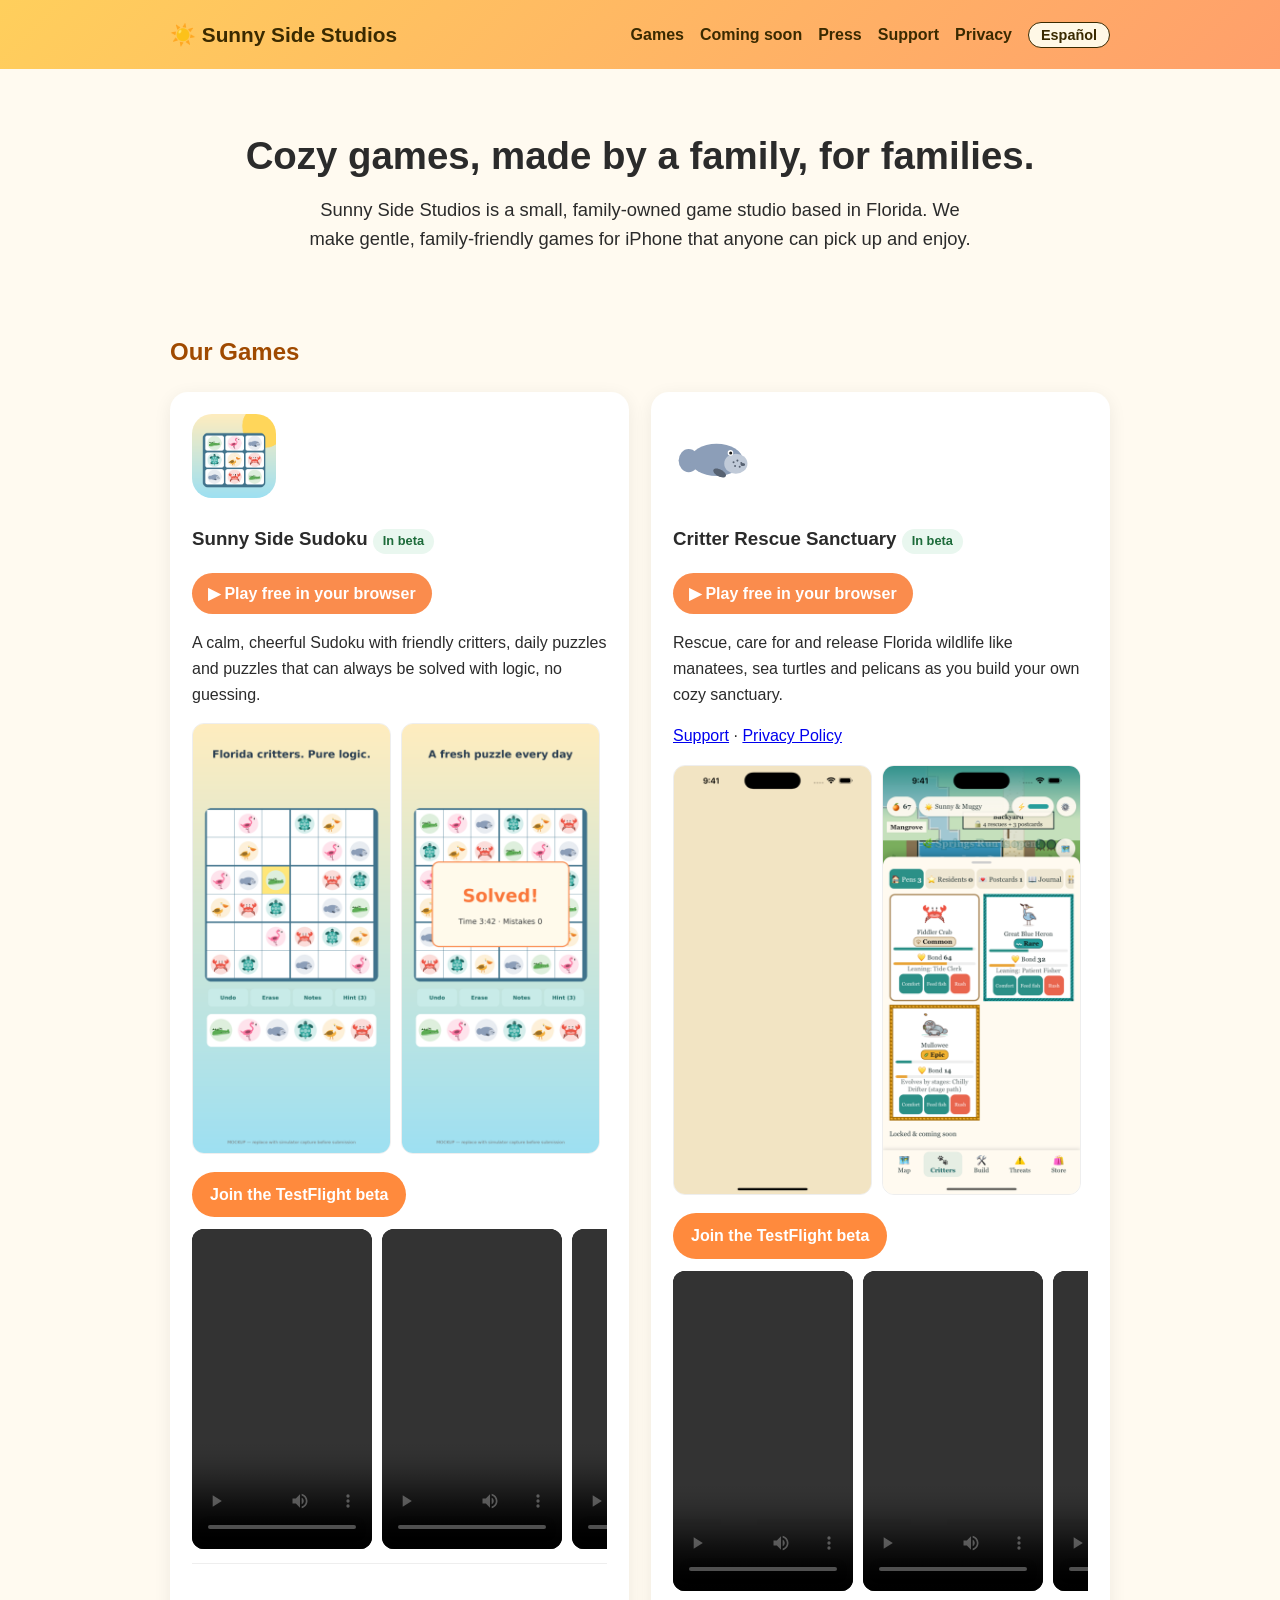
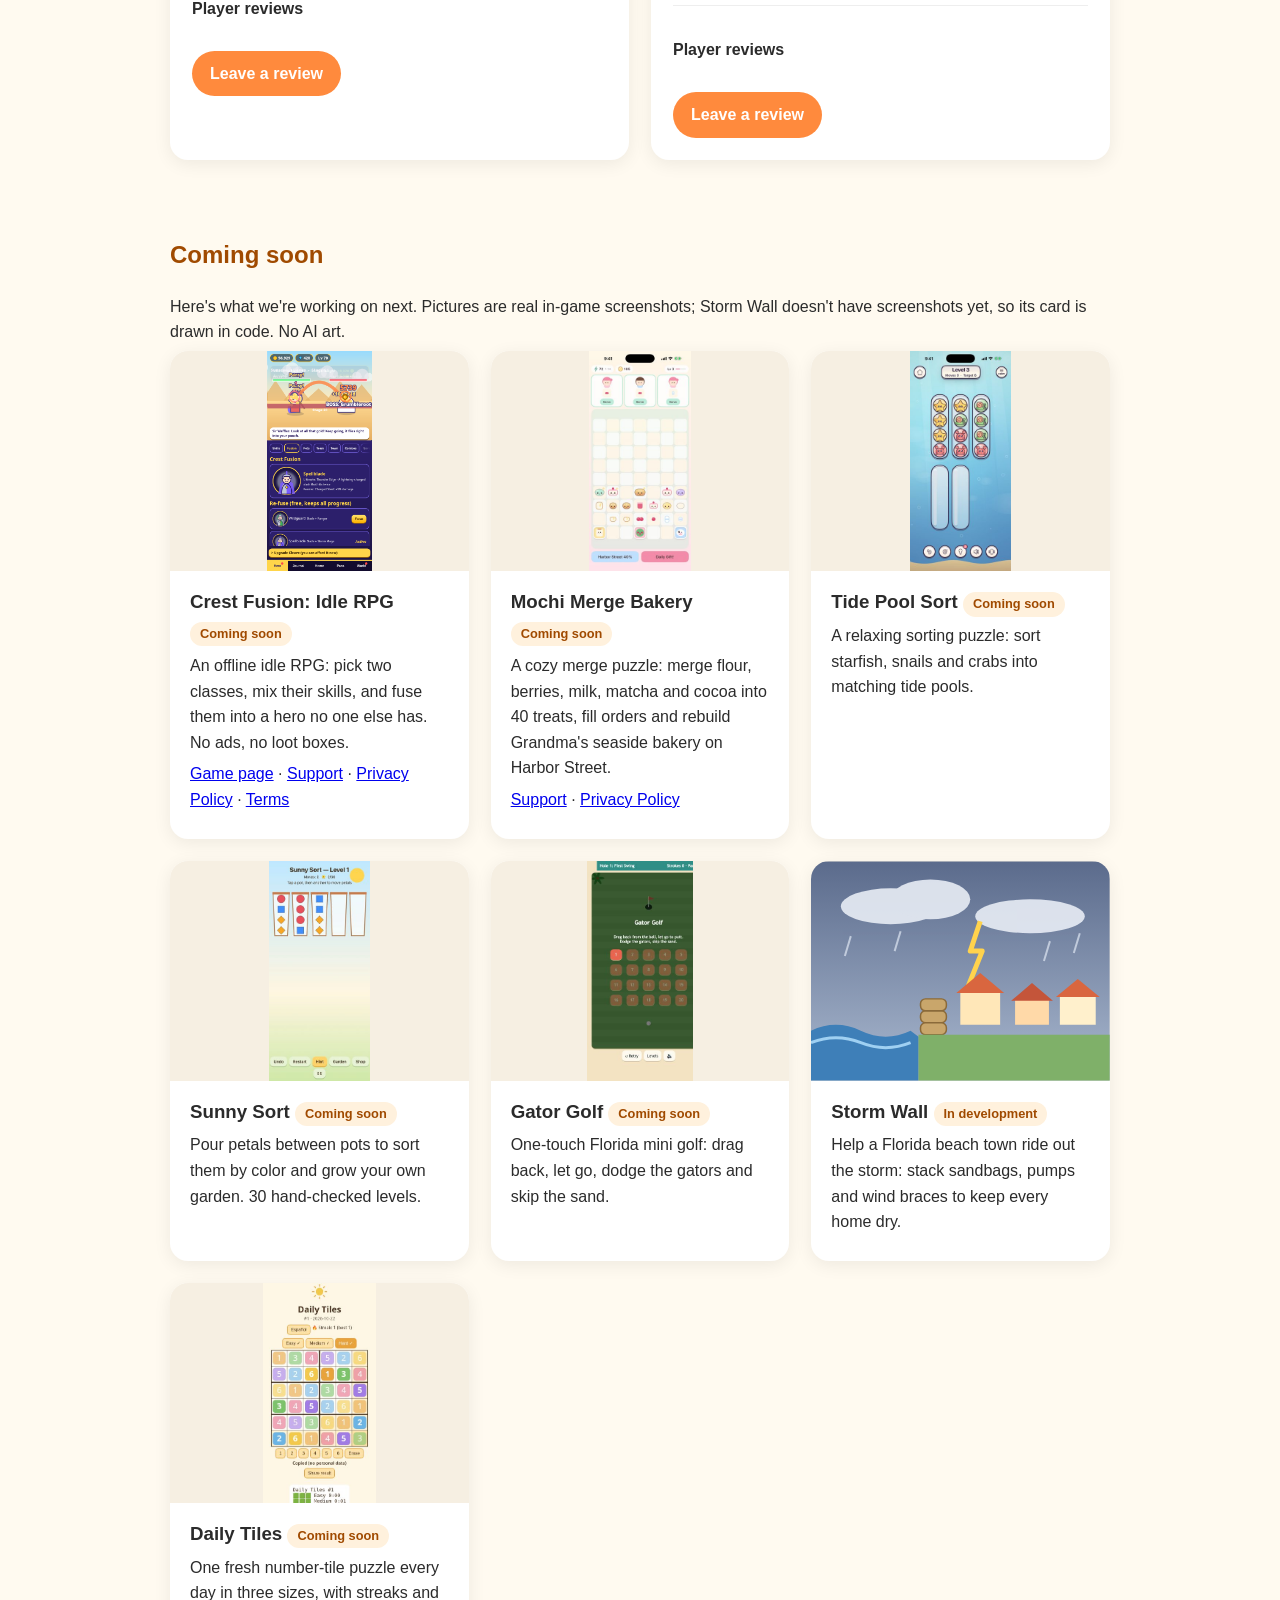
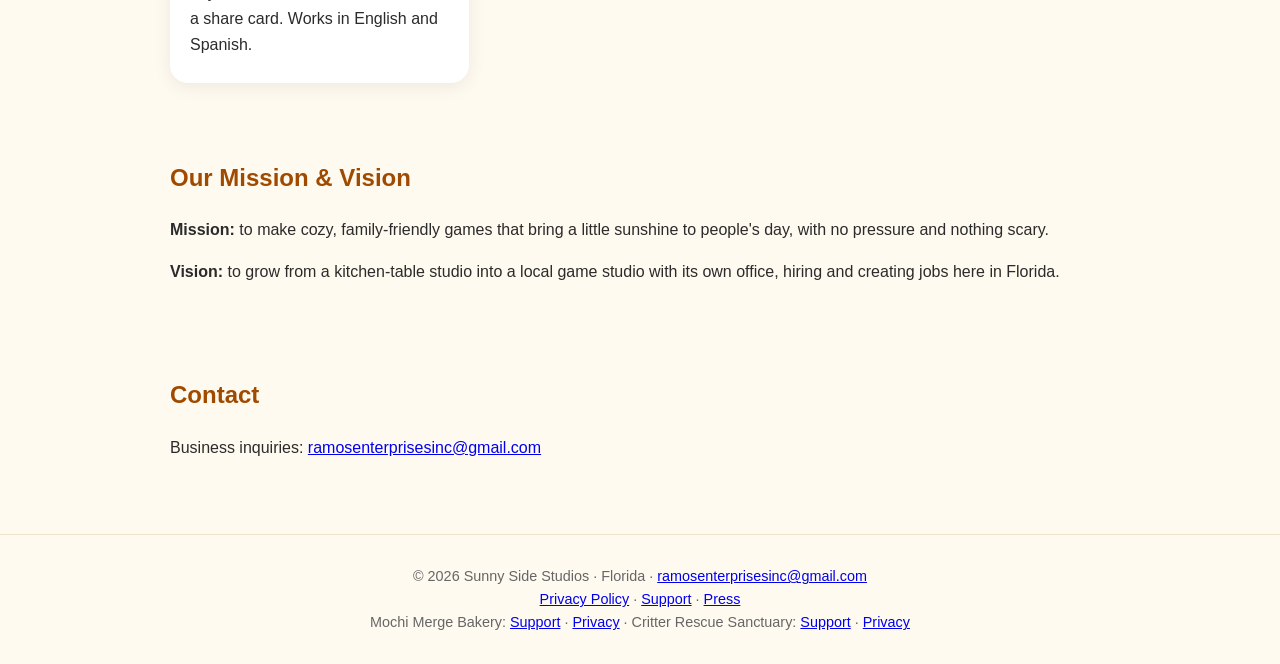
<file: index.html>
<!doctype html><html lang="en"><head><meta charset="utf-8"><meta name="viewport" content="width=device-width,initial-scale=1"><title>Sunny Side Studios: Cozy Family Games from Florida</title><meta name="description" content="Sunny Side Studios: cozy, family-friendly iPhone games made by a small family-owned studio in Florida."><link rel="icon" href="AppIcon-1024.png"><link rel="stylesheet" href="style.css"></head><body>
<header><div class="wrap"><a class="logo" href="index.html">☀️ Sunny Side Studios</a><nav><a href="index.html#games" data-es="Juegos">Games</a><a href="index.html#coming-soon" data-es="Próximamente">Coming soon</a><a href="press.html" data-es="Prensa">Press</a><a href="support.html" data-es="Soporte">Support</a><a href="privacy.html" data-es="Privacidad">Privacy</a><button id="lang-toggle" class="lang" type="button">Español</button></nav></div></header><main class="wrap">
<div class="hero"><h1 data-es="Juegos acogedores, hechos por una familia, para familias.">Cozy games, made by a family, for families.</h1><p data-es="Sunny Side Studios es un pequeño estudio de juegos familiar en Florida. Creamos juegos tranquilos y para toda la familia en iPhone que cualquiera puede disfrutar.">Sunny Side Studios is a small, family-owned game studio based in Florida. We make gentle, family-friendly games for iPhone that anyone can pick up and enjoy.</p></div>
<section id="games"><h2 data-es="Nuestros juegos">Our Games</h2><div class="cards">
<div class="card"><img class="icon" src="AppIcon-1024.png" alt="Sunny Side Sudoku icon"><h3>Sunny Side Sudoku <span class="tag">In beta</span></h3><p><a class="play" href="sudoku/index.html" style="display:inline-block;background:#fa8c4d;color:#fff;font-weight:800;padding:8px 16px;border-radius:999px;text-decoration:none">▶ Play free in your browser</a></p><p>A calm, cheerful Sudoku with friendly critters, daily puzzles and puzzles that can always be solved with logic, no guessing.</p><div class="shots"><img src="iPhone69_1_play.png" alt="Sunny Side Sudoku gameplay"><img src="iPhone69_2_solved.png" alt="Solved puzzle"></div><a class="btn" href="https://testflight.apple.com/join/jaukaGzK">Join the TestFlight beta</a><div class="videos" data-videos="sudoku" hidden></div><div class="reviews" data-reviews="sudoku" hidden><h4>Player reviews</h4><div class="review-list"></div><a class="btn btn2 review-link" target="_blank" rel="noopener" href="#">Leave a review</a></div></div>
<div class="card"><img class="icon" src="manatee.svg" alt="Manatee"><h3>Critter Rescue Sanctuary <span class="tag">In beta</span></h3><p><a class="play" href="critter/index.html" style="display:inline-block;background:#fa8c4d;color:#fff;font-weight:800;padding:8px 16px;border-radius:999px;text-decoration:none">▶ Play free in your browser</a></p><p>Rescue, care for and release Florida wildlife like manatees, sea turtles and pelicans as you build your own cozy sanctuary.</p><p><a href="critter-support.html">Support</a> · <a href="critter-privacy.html">Privacy Policy</a></p><div class="shots"><img src="appstore_6.9_2_rescue.png" alt="Critter rescue screen"><img src="appstore_6.9_6_critters.png" alt="Critters screen"></div><a class="btn" href="https://testflight.apple.com/join/8ABgJRu7">Join the TestFlight beta</a><div class="videos" data-videos="critter" hidden></div><div class="reviews" data-reviews="critter" hidden><h4>Player reviews</h4><div class="review-list"></div><a class="btn btn2 review-link" target="_blank" rel="noopener" href="#">Leave a review</a></div></div>
</div></section>
<section id="coming-soon" class="soon"><h2 data-es="Próximamente">Coming soon</h2><p data-es="Esto es lo que estamos preparando. Las imágenes son capturas reales del juego; Storm Wall aún no tiene capturas, así que su tarjeta está dibujada con código. Sin arte de IA.">Here's what we're working on next. Pictures are real in-game screenshots; Storm Wall doesn't have screenshots yet, so its card is drawn in code. No AI art.</p><div class="cards">
<div class="card"><div class="thumb"><img src="crestfusion/fusion.png" alt="Crest Fusion in-game screenshot" loading="lazy"></div><div class="body"><h3>Crest Fusion: Idle RPG <span class="tag soon-tag" data-es="Próximamente">Coming soon</span></h3><p>An offline idle RPG: pick two classes, mix their skills, and fuse them into a hero no one else has. No ads, no loot boxes.</p><p><a href="crestfusion/">Game page</a> · <a href="crestfusion/support/">Support</a> · <a href="crestfusion/privacy/">Privacy Policy</a> · <a href="crestfusion/terms/">Terms</a></p></div></div>

<div class="card"><div class="thumb"><img src="img/soon/mochi.jpg" alt="Mochi Merge Bakery gameplay screenshot" data-es-alt="Captura de pantalla de Mochi Merge Bakery" loading="lazy"></div><div class="body"><h3>Mochi Merge Bakery <span class="tag soon-tag" data-es="Próximamente">Coming soon</span></h3><p data-es="Un rompecabezas de combinar acogedor: combina harina, bayas, leche, matcha y cacao en 40 dulces, completa pedidos y reconstruye la panadería de la abuela en Harbor Street.">A cozy merge puzzle: merge flour, berries, milk, matcha and cocoa into 40 treats, fill orders and rebuild Grandma's seaside bakery on Harbor Street.</p><p><a href="mochi-support.html" data-es="Soporte">Support</a> · <a href="mochi-privacy.html" data-es="Privacidad">Privacy Policy</a></p></div></div>
<div class="card"><div class="thumb"><img src="img/soon/tidepool.jpg" alt="Tide Pool Sort level screenshot" data-es-alt="Captura de un nivel de Tide Pool Sort" loading="lazy"></div><div class="body"><h3>Tide Pool Sort <span class="tag soon-tag" data-es="Próximamente">Coming soon</span></h3><p data-es="Un rompecabezas relajante: ordena estrellas de mar, caracoles y cangrejos en sus pozas.">A relaxing sorting puzzle: sort starfish, snails and crabs into matching tide pools.</p></div></div>
<div class="card"><div class="thumb"><img src="img/soon/sunnysort.jpg" alt="Sunny Sort level screenshot" data-es-alt="Captura de un nivel de Sunny Sort" loading="lazy"></div><div class="body"><h3>Sunny Sort <span class="tag soon-tag" data-es="Próximamente">Coming soon</span></h3><p data-es="Pasa pétalos entre macetas para ordenarlos por color y hacer crecer tu jardín. 30 niveles comprobados.">Pour petals between pots to sort them by color and grow your own garden. 30 hand-checked levels.</p></div></div>
<div class="card"><div class="thumb"><img src="img/soon/gatorgolf.jpg" alt="Gator Golf menu screenshot" data-es-alt="Captura del menú de Gator Golf" loading="lazy"></div><div class="body"><h3>Gator Golf <span class="tag soon-tag" data-es="Próximamente">Coming soon</span></h3><p data-es="Minigolf de Florida con un solo toque: arrastra, suelta, esquiva los caimanes y evita la arena.">One-touch Florida mini golf: drag back, let go, dodge the gators and skip the sand.</p></div></div>
<div class="card"><div class="thumb"><svg viewBox="0 0 300 220" role="img" aria-label="Storm Wall illustration drawn in code"><defs><linearGradient id="sky" x1="0" y1="0" x2="0" y2="1"><stop offset="0" stop-color="#5b6b8c"/><stop offset="1" stop-color="#a9b8cf"/></linearGradient></defs><rect width="300" height="220" fill="url(#sky)"/><g fill="#e8edf5" opacity=".9"><ellipse cx="80" cy="45" rx="50" ry="18"/><ellipse cx="120" cy="38" rx="40" ry="20"/><ellipse cx="220" cy="55" rx="55" ry="17"/></g><polyline points="170,60 160,90 172,90 158,125" fill="none" stroke="#ffd34d" stroke-width="5" stroke-linejoin="round"/><g stroke="#dfe7f3" stroke-width="2" opacity=".7"><line x1="40" y1="75" x2="34" y2="95"/><line x1="90" y1="70" x2="84" y2="90"/><line x1="240" y1="80" x2="234" y2="100"/><line x1="270" y1="72" x2="264" y2="92"/></g><g><rect x="150" y="130" width="40" height="34" fill="#ffe7b8"/><polygon points="146,132 170,112 194,132" fill="#d9663f"/><rect x="205" y="138" width="34" height="26" fill="#ffd9a8"/><polygon points="201,140 222,122 243,140" fill="#c4553a"/><rect x="250" y="134" width="36" height="30" fill="#fff0cc"/><polygon points="246,136 268,118 290,136" fill="#d9663f"/></g><g fill="#c9a66b" stroke="#8a6a3a" stroke-width="1.5"><rect x="110" y="150" width="26" height="12" rx="5"/><rect x="110" y="138" width="26" height="12" rx="5"/><rect x="110" y="162" width="26" height="12" rx="5"/></g><path d="M0 170 Q25 158 50 170 T100 170 L108 176 L108 220 L0 220Z" fill="#3e7fb8"/><path d="M0 182 Q25 172 50 182 T100 182" fill="none" stroke="#9fd0f2" stroke-width="3"/><rect x="108" y="174" width="192" height="46" fill="#7fb069"/></svg></div><div class="body"><h3>Storm Wall <span class="tag soon-tag" data-es="En desarrollo">In development</span></h3><p data-es="Ayuda a un pueblo costero de Florida a resistir la tormenta: coloca sacos de arena, bombas y refuerzos para mantener secas todas las casas.">Help a Florida beach town ride out the storm: stack sandbags, pumps and wind braces to keep every home dry.</p></div></div>
<div class="card"><div class="thumb"><img src="img/soon/dailytiles.jpg" alt="Daily Tiles solved puzzle screenshot" data-es-alt="Captura de un rompecabezas resuelto de Daily Tiles" loading="lazy"></div><div class="body"><h3>Daily Tiles <span class="tag soon-tag" data-es="Próximamente">Coming soon</span></h3><p data-es="Un nuevo rompecabezas de fichas numéricas cada día en tres tamaños, con rachas y resultado para compartir. En inglés y español.">One fresh number-tile puzzle every day in three sizes, with streaks and a share card. Works in English and Spanish.</p></div></div>
</div></section>
<section><h2 data-es="Nuestra misión y visión">Our Mission &amp; Vision</h2><p data-es="<strong>Misión:</strong> crear juegos acogedores para toda la familia que traigan un poco de sol al día de las personas, sin presión y sin nada que asuste."><strong>Mission:</strong> to make cozy, family-friendly games that bring a little sunshine to people's day, with no pressure and nothing scary.</p><p data-es="<strong>Visión:</strong> crecer de un estudio de mesa de cocina a un estudio local con oficina propia, contratando y creando empleos aquí en Florida."><strong>Vision:</strong> to grow from a kitchen-table studio into a local game studio with its own office, hiring and creating jobs here in Florida.</p></section>
<section><h2 data-es="Contacto">Contact</h2><p><span data-es="Consultas comerciales:">Business inquiries:</span> <a href="mailto:ramosenterprisesinc@gmail.com">ramosenterprisesinc@gmail.com</a></p></section>
</main><footer>© 2026 Sunny Side Studios · Florida · <a href="mailto:ramosenterprisesinc@gmail.com">ramosenterprisesinc@gmail.com</a><br><a href="privacy.html">Privacy Policy</a> · <a href="support.html">Support</a> · <a href="press.html">Press</a><br>Mochi Merge Bakery: <a href="mochi-support.html">Support</a> · <a href="mochi-privacy.html">Privacy</a> · Critter Rescue Sanctuary: <a href="critter-support.html">Support</a> · <a href="critter-privacy.html">Privacy</a></footer><script src="i18n.js"></script><script src="site-config.js"></script><script src="reviews.js"></script></body></html>
</file>
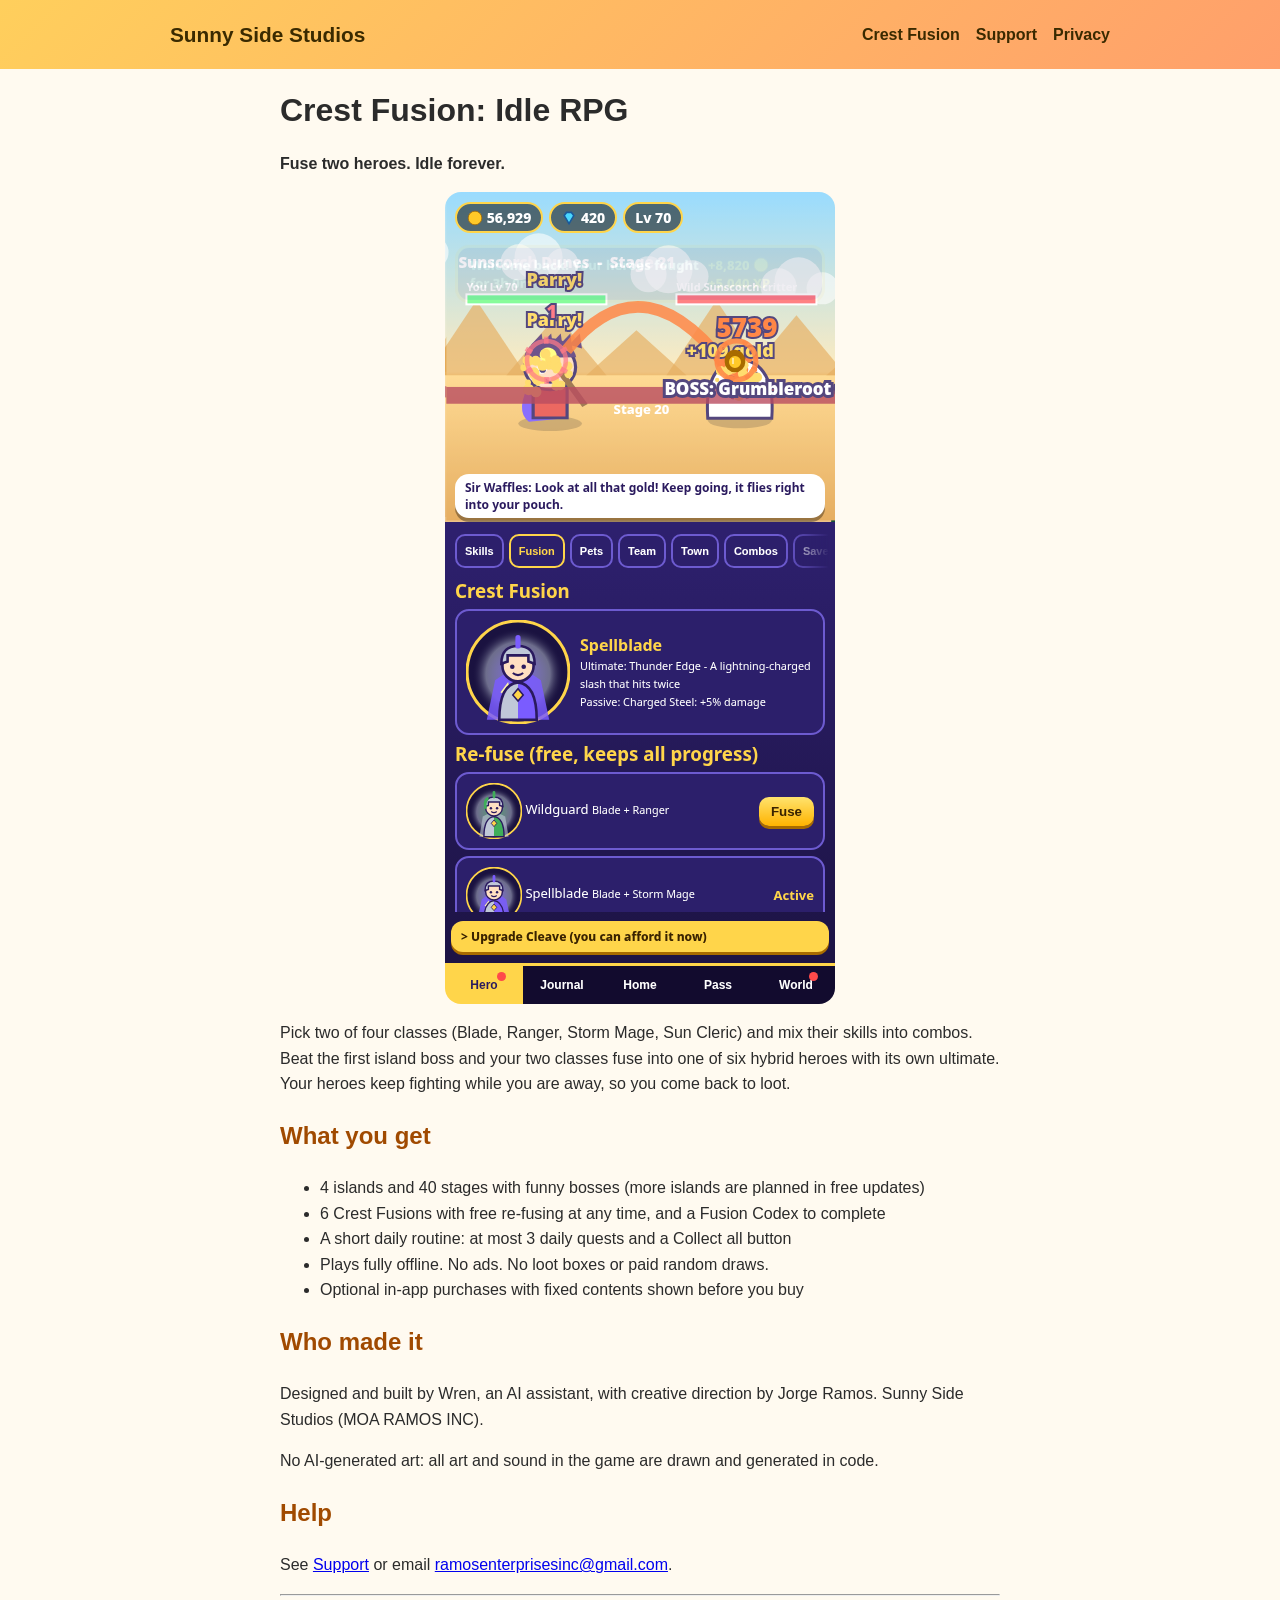
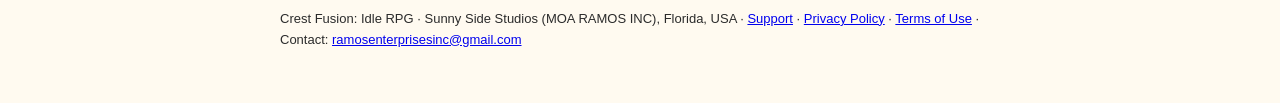
<file: crestfusion/index.html>
<!doctype html><html lang="en"><head><meta charset="utf-8"><meta name="viewport" content="width=device-width,initial-scale=1,viewport-fit=cover"><title>Crest Fusion: Idle RPG | Sunny Side Studios</title><meta name="description" content="Crest Fusion: an offline idle RPG for iPhone. Fuse two heroes. Idle forever."><link rel="icon" href="../AppIcon-1024.png"><link rel="stylesheet" href="../style.css"><style>main.wrap{max-width:760px;padding-bottom:40px}h1{line-height:1.2}img.shot{max-width:100%;height:auto;border-radius:16px;display:block;margin:12px auto}table{border-collapse:collapse;width:100%}td,th{border:1px solid #ddd;padding:6px;text-align:left;vertical-align:top}</style></head><body>
<header><div class="wrap"><a class="logo" href="../index.html">Sunny Side Studios</a><nav><a href="../crestfusion/">Crest Fusion</a><a href="../crestfusion/support/">Support</a><a href="../crestfusion/privacy/">Privacy</a></nav></div></header><main class="wrap">
<h1>Crest Fusion: Idle RPG</h1>
<p><strong>Fuse two heroes. Idle forever.</strong></p>
<img class="shot" src="fusion.png" width="390" height="812" alt="Crest Fusion in-game screenshot: the Fusion page showing the Spellblade hero">
<p>Pick two of four classes (Blade, Ranger, Storm Mage, Sun Cleric) and mix their skills into combos. Beat the first island boss and your two classes fuse into one of six hybrid heroes with its own ultimate. Your heroes keep fighting while you are away, so you come back to loot.</p>
<h2>What you get</h2><ul><li>4 islands and 40 stages with funny bosses (more islands are planned in free updates)</li><li>6 Crest Fusions with free re-fusing at any time, and a Fusion Codex to complete</li><li>A short daily routine: at most 3 daily quests and a Collect all button</li><li>Plays fully offline. No ads. No loot boxes or paid random draws.</li><li>Optional in-app purchases with fixed contents shown before you buy</li></ul>
<h2>Who made it</h2><p>Designed and built by Wren, an AI assistant, with creative direction by Jorge Ramos. Sunny Side Studios (MOA RAMOS INC).</p>
<p>No AI-generated art: all art and sound in the game are drawn and generated in code.</p>
<h2>Help</h2><p>See <a href="support/">Support</a> or email <a href="mailto:ramosenterprisesinc@gmail.com?subject=Crest%20Fusion%20support">ramosenterprisesinc@gmail.com</a>.</p>
<hr><p style="font-size:13px">Crest Fusion: Idle RPG &middot; Sunny Side Studios (MOA RAMOS INC), Florida, USA &middot; <a href="../crestfusion/support/">Support</a> &middot; <a href="../crestfusion/privacy/">Privacy Policy</a> &middot; <a href="../crestfusion/terms/">Terms of Use</a> &middot; Contact: <a href="mailto:ramosenterprisesinc@gmail.com">ramosenterprisesinc@gmail.com</a></p></main></body></html>
</file>
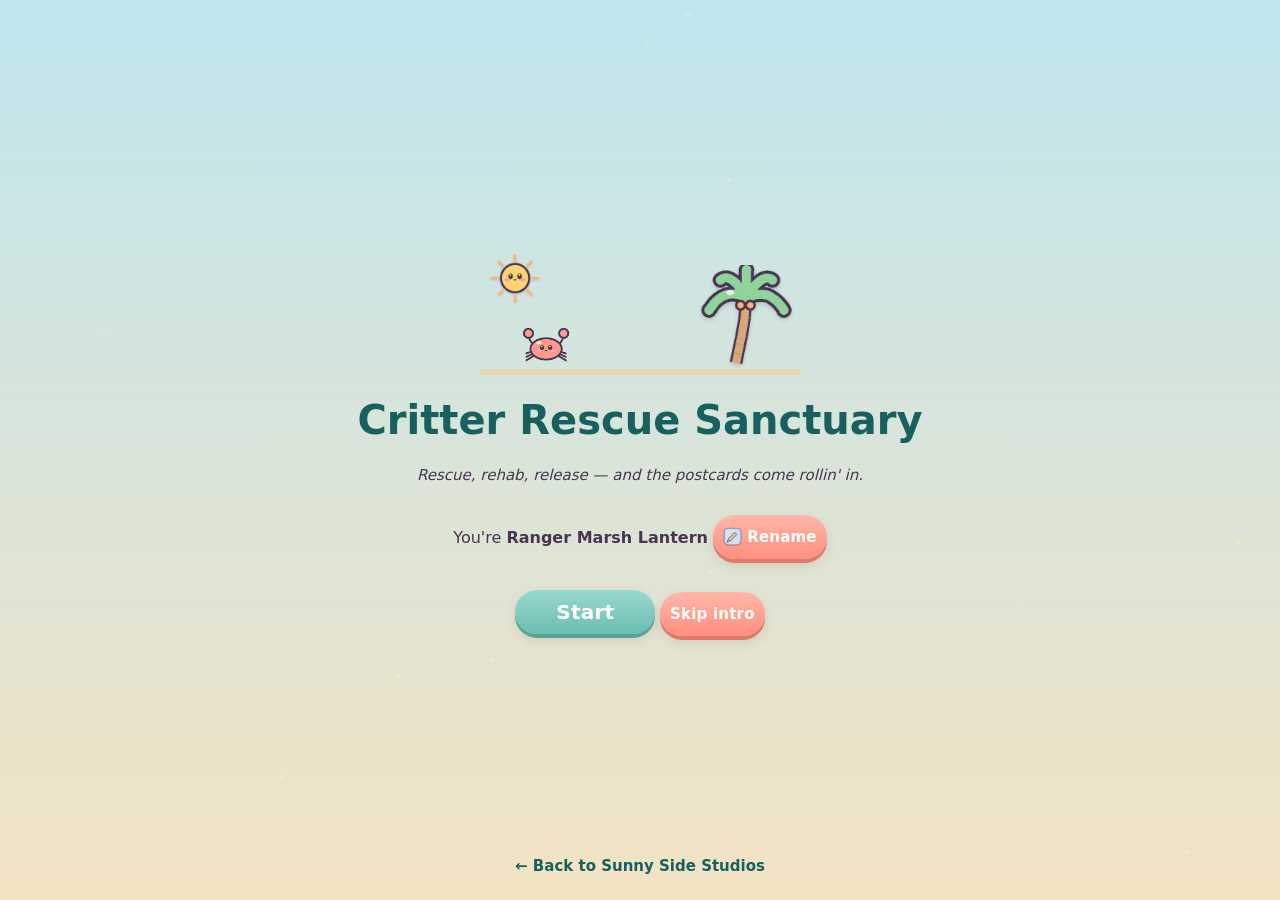
<file: critter/index.html>
<!doctype html><html lang="en"><head><meta charset="utf-8"><meta name="viewport" content="width=device-width,initial-scale=1,maximum-scale=1,viewport-fit=cover,user-scalable=no">
<meta name="description" content="Rescue, care for and release Florida wildlife in your own cozy sanctuary. Play free in your browser.">
<meta name="apple-mobile-web-app-capable" content="yes"><meta name="mobile-web-app-capable" content="yes"><meta name="theme-color" content="#2f8f86"><link rel="icon" href="img/chibi/turtle.png"><link rel="apple-touch-icon" href="img/chibi/turtle.png">
<title>Critter Rescue Sanctuary: Play in your browser</title>
<style>
:root{--sky:#bfe6ef;--sand:#f3e3c3;--ink:#2b3a3a;--card:#fffaf0;--teal:#2f8f86;--coral:#e8654f}
body{margin:0;font-family:Georgia,"Trebuchet MS",serif;color:var(--ink);background:var(--sand)}
header{display:flex;justify-content:space-between;align-items:center;padding:10px 14px;background:var(--teal);color:#fff}
#sky{height:120px;position:relative;transition:background 1.5s;display:flex;align-items:center;justify-content:center;font-size:22px}
#sky .fx{position:absolute;inset:0;pointer-events:none}
main{display:grid;grid-template-columns:1.4fr 1fr;gap:12px;padding:12px}
@media(max-width:760px){main{grid-template-columns:1fr}}
.card{background:var(--card);border-radius:14px;padding:10px 12px;box-shadow:0 2px 0 #d9c9a6}
.areas{display:flex;gap:6px;flex-wrap:wrap}.areas button{flex:1}
button{font:inherit;border:0;border-radius:10px;padding:7px 10px;background:var(--teal);color:#fff;cursor:pointer}
button:disabled{background:#b9b2a0;cursor:default}button.alt{background:var(--coral)}
.pen{display:grid;grid-template-columns:repeat(auto-fill,minmax(120px,1fr));gap:8px;margin-top:8px}
.critter{background:#fff;border:2px dashed #cdbb93;border-radius:12px;padding:6px;text-align:center;font-size:13px}
.critter svg{width:64px;height:64px}.bar{height:6px;background:#eee;border-radius:3px;overflow:hidden}.bar i{display:block;height:100%;background:var(--teal)}
.postcard{background:#fff;border:1px solid #e0cfa8;border-left:6px solid var(--coral);padding:6px 8px;margin:6px 0;font-style:italic;font-size:14px}
.row{display:flex;justify-content:space-between;align-items:center;margin:5px 0;gap:6px}.row>span:first-child{flex:1 1 auto;min-width:0}.row>button,.row>span:last-child:not(:first-child){flex:0 0 auto}
#modal{position:fixed;inset:0;background:#0006;display:none;align-items:center;justify-content:center;z-index:30;padding:16px}#modal .card{max-width:360px}
small{opacity:.75}

.t-common{--tf:#EADCC2;--tb:#A8875A;--tt:#1A1A1A}.t-rare{--tf:#2A9D9B;--tb:#17605F;--tt:#1A1A1A}
.t-epic{--tf:#F2B134;--tb:#A86F0C;--tt:#1A1A1A}.t-legendary{--tf:#C62F45;--tb:#7A1426;--tt:#FFFFFF}
.tier{display:inline-flex;align-items:center;gap:3px;font-size:11px;font-weight:bold;border-radius:9px;padding:1px 7px 1px 3px;margin:2px;background:var(--tf);color:var(--tt);border:1.5px solid var(--tb);vertical-align:middle}
.tier svg{width:14px;height:14px;flex:none}
.critter[class*=t-]{position:relative;overflow:hidden}
.critter.t-common{border:3px solid var(--tb)}
.critter.t-rare{border:7px solid var(--tb);border-image:url("data:image/svg+xml,%3Csvg xmlns='http://www.w3.org/2000/svg' width='21' height='21'%3E%3Crect width='21' height='21' fill='%232A9D9B'/%3E%3Cpath d='M0 3.5q2.6-3 5.25 0t5.25 0 5.25 0 5.25 0M0 17.5q2.6-3 5.25 0t5.25 0 5.25 0 5.25 0M3.5 0q-3 2.6 0 5.25t0 5.25 0 5.25 0 5.25M17.5 0q-3 2.6 0 5.25t0 5.25 0 5.25 0 5.25' stroke='%2317605F' stroke-width='2' fill='none'/%3E%3C/svg%3E") 7 round}
.critter.t-epic{border:8px solid var(--tb);border-image:url("data:image/svg+xml,%3Csvg xmlns='http://www.w3.org/2000/svg' width='24' height='24'%3E%3Crect width='24' height='24' fill='%23A86F0C'/%3E%3Cg fill='%23F2B134'%3E%3Cpath d='M2 4q2-4 6 0-2 3-6 0zM10 4q2-4 6 0-2 3-6 0zM18 4q2-4 6 0-2 3-6 0zM2 20q2-4 6 0-2 3-6 0zM10 20q2-4 6 0-2 3-6 0zM18 20q2-4 6 0-2 3-6 0zM4 10q-4 2 0 6 3-2 0-6zM20 10q-4 2 0 6 3-2 0-6z'/%3E%3C/g%3E%3C/svg%3E") 8 round}
.critter.t-legendary{border:8px solid var(--tb);border-image:repeating-conic-gradient(from 0deg,#7A1426 0 7deg,#FFB37A 7deg 10deg) 8;background:var(--tf);color:#fff;animation:haze 3s ease-in-out infinite}
.critter.t-legendary::before{content:"";position:absolute;inset:0;pointer-events:none;background-image:radial-gradient(circle,#E9FFF9 1.5px,transparent 2px),radial-gradient(circle,#E9FFF9 1px,transparent 1.5px);background-size:34px 40px,22px 28px;background-position:0 0,11px 7px;animation:spray 4s linear infinite;opacity:.8}
.critter.t-legendary::after{content:"";position:absolute;top:0;bottom:0;width:40%;left:-60%;pointer-events:none;background:linear-gradient(100deg,transparent,#7FF5E0aa,transparent);animation:glint 6s ease-in-out infinite}
@keyframes haze{0%,100%{box-shadow:0 0 6px 2px #FFB37A66}50%{box-shadow:0 0 18px 7px #FFB37Acc}}
@keyframes spray{from{background-position:0 0,11px 7px}to{background-position:0 -40px,11px -21px}}
@keyframes glint{0%,80%{left:-60%}100%{left:130%}}
.critter.t-legendary.locked{border:3px dashed #7A1426;border-image:none;background:repeating-conic-gradient(from 0deg at 50% 0%,#C62F4522 0 8deg,#C62F4510 8deg 16deg),#f6dade;color:#7A1426;opacity:.75;animation:none;display:flex;flex-direction:column;align-items:center;justify-content:center;min-height:120px}
.critter.t-legendary.locked::before{display:none}
.critter.t-legendary.locked::after{animation:glint-rare 14s ease-in-out infinite}
@keyframes glint-rare{0%,93%{left:-60%}100%{left:130%}}
.lock{font-size:22px}
.postcard[class*=t-]{border-left:7px solid var(--tb)}
.still{display:none}
@media (prefers-reduced-motion: reduce){
 .critter.t-legendary,.critter.t-legendary::before,.critter.t-legendary::after{animation:none!important}
 .critter.t-legendary::after{display:none}
 .critter.t-legendary:not(.locked){border:8px double #7A1426;border-image:none;box-shadow:0 0 10px 4px #FFB37A99}
 .critter.t-legendary::before{display:none}
 .critter.t-legendary .still{display:block;position:absolute;top:4px;right:6px;color:#E9FFF9;font-size:12px;letter-spacing:6px}
 .critter.t-legendary.locked .still{color:#7A1426;opacity:.6}
}

.t-mythical{--tf:#3E2C8C;--tb:#E8C766;--tt:#FFFFFF}
.critter.t-mythical{border:8px solid var(--tb);border-image:linear-gradient(135deg,#E8C766,#9FE7F5,#F3B6E6,#E8C766) 8;background:var(--tf);color:#fff;animation:opal 5s ease-in-out infinite}
@keyframes opal{0%,100%{box-shadow:0 0 8px 2px #9FE7F566}50%{box-shadow:0 0 18px 6px #F3B6E6aa}}
.critter.t-mythical.locked{border:3px dashed #E8C766;border-image:none;background:#2a2150;opacity:.8;animation:none;display:flex;flex-direction:column;align-items:center;justify-content:center;min-height:120px;color:#E8C766}
.critter img.art{width:64px;height:64px;object-fit:contain}
.bond{font-size:11px;margin-top:3px}.bondbar i{background:#E8A33A!important}.lean{display:block;font-size:11px}
.acts{display:flex;gap:3px;justify-content:center;flex-wrap:wrap;margin-top:3px}.acts button,.resident button{padding:3px 6px;font-size:11px;position:relative;z-index:1}
.role{display:block;font-size:11px;margin:3px 0}.role.off{opacity:.5}.skills{margin-top:4px;text-align:left}.skill{font-size:11px;opacity:.6}.skill.on{opacity:1}
@media (prefers-reduced-motion: reduce){.critter.t-mythical{animation:none!important;border:8px double #E8C766;border-image:none}.critter.t-mythical .still{display:block;position:absolute;top:4px;right:6px;color:#E8C766;font-size:12px;letter-spacing:6px}}
.titlescene{position:relative;width:min(320px,86vw);height:120px;margin-bottom:14px;border-bottom:6px solid #e9d9b0;flex:none}.titlescene img{position:absolute;display:block;pointer-events:none}.titlescene .sun{left:6px;top:0;width:58px;height:58px}.titlescene .palm{right:6px;bottom:0;width:104px;height:104px}.titlescene .crabwalk{width:52px;height:52px}
.crabwalk{left:40px;bottom:0;animation:crabwalk 4s ease-in-out infinite alternate}@keyframes crabwalk{to{left:calc(100% - 170px)}}
@media (prefers-reduced-motion: reduce){.crabwalk{animation:none}}


html,body{height:100%;overflow:hidden;overscroll-behavior:none;-webkit-text-size-adjust:100%}
body{font-size:15px;touch-action:manipulation}
#app{position:fixed;inset:0}
#world{position:absolute;inset:0;width:100%;height:100%;display:block;touch-action:none;cursor:pointer}
button{min-height:44px;min-width:44px;font-size:15px}small{font-size:14px}.tier{font-size:14px}.critter,.bond,.lean,.role,.skill{font-size:14px!important}
#hud{position:absolute;left:0;right:0;top:0;padding:calc(env(safe-area-inset-top) + 6px) calc(env(safe-area-inset-right) + 8px) 6px calc(env(safe-area-inset-left) + 8px);display:flex;gap:6px;background:linear-gradient(#2f8f86ee,#2f8f8600);z-index:5}
.hudchip{background:#fffaf0ee;color:var(--ink);border-radius:22px;padding:4px 12px;display:flex;align-items:center;gap:4px;box-shadow:0 1px 3px #0003;white-space:nowrap;overflow:hidden}
#hWx{flex:1;justify-content:flex-start;min-width:0}#wxName{overflow:hidden;text-overflow:ellipsis}.hudchip.icon{padding:4px 10px}
.ebar{display:inline-block;width:46px;height:10px;border-radius:5px;background:#ddd;overflow:hidden}.ebar i{display:block;height:100%;background:#2A9D9B}
.pop{position:absolute;top:calc(env(safe-area-inset-top) + 60px);left:8px;right:8px;z-index:6;background:#fffaf0;border-radius:14px;padding:10px 12px;box-shadow:0 4px 12px #0004;display:flex;flex-direction:column;gap:6px}
.pop[hidden]{display:none}#sky{height:auto;font-size:15px;border-radius:10px;padding:6px;display:block}
#toasts{position:absolute;top:calc(env(safe-area-inset-top) + 60px);left:50%;transform:translateX(-50%);width:min(92vw,440px);z-index:7;display:flex;flex-direction:column;gap:4px;pointer-events:none}
.toast{background:#fffaf0f2;border-left:5px solid #2A9D9B;border-radius:10px;padding:6px 10px;font-size:14px;box-shadow:0 2px 6px #0003;animation:tin .25s}
@keyframes tin{from{opacity:0;transform:translateY(-8px)}}
#tip{pointer-events:none;display:flex;align-items:center;gap:8px;justify-content:space-between;position:absolute;left:calc(env(safe-area-inset-left) + 10px);right:calc(env(safe-area-inset-right) + 10px);bottom:calc(env(safe-area-inset-bottom) + 146px);z-index:5;background:#fffaf0;border:2px solid #A8875A;border-radius:14px;padding:8px 12px;font-size:15px}
#tip[hidden]{display:none}#tip button{pointer-events:auto}
#controls{position:absolute;right:calc(env(safe-area-inset-right) + 12px);left:calc(env(safe-area-inset-left) + 12px);bottom:calc(env(safe-area-inset-bottom) + 72px);display:flex;justify-content:space-between;align-items:flex-end;z-index:5;pointer-events:none}
#controls button{pointer-events:auto;box-shadow:0 3px 8px #0004}
#action{min-width:132px;min-height:64px;border-radius:32px;font-size:18px;font-weight:bold;background:#F2B134;color:#1a1a1a;border:3px solid #A86F0C}
#action:disabled{background:#fffaf0cc;color:#777;border-color:#ccc}
#tiptoe{min-width:64px;min-height:64px;border-radius:32px;display:flex;flex-direction:column;align-items:center;justify-content:center;font-size:20px;background:#fffaf0e6;color:var(--ink);line-height:1}
#tiptoe span{font-size:14px}#tiptoe[aria-pressed=true]{background:#2A9D9B;color:#fff}
#tabs{position:absolute;left:0;right:0;bottom:0;z-index:8;display:flex;background:#fffaf0;box-shadow:0 -2px 8px #0002;padding:4px calc(env(safe-area-inset-right) + 4px) calc(env(safe-area-inset-bottom) + 4px) calc(env(safe-area-inset-left) + 4px)}
#tabs button{flex:1;background:none;color:var(--ink);display:flex;flex-direction:column;align-items:center;gap:0;padding:4px 0;font-size:20px;min-height:56px;border-radius:12px}
#tabs button span{font-size:14px}#tabs button.on{background:#2f8f8620;color:#17605F;font-weight:bold}
.sheet{position:absolute;left:0;right:0;bottom:calc(env(safe-area-inset-bottom) + 64px);max-height:68%;overflow:auto;-webkit-overflow-scrolling:touch;background:var(--card);border-radius:18px 18px 0 0;box-shadow:0 -6px 18px #0003;padding:6px 14px 14px calc(env(safe-area-inset-left) + 14px);z-index:7;transform:translateY(110%);transition:transform .25s ease;visibility:hidden}
.sheet.open{transform:none;visibility:visible}.grab{width:44px;height:5px;border-radius:3px;background:#ccc;margin:4px auto 8px}
.sheet h3{margin:8px 0}.pen{grid-template-columns:repeat(auto-fill,minmax(140px,1fr))}
.chk{display:flex;gap:10px;align-items:center;min-height:44px}.chk input{width:24px;height:24px}select,input{font-size:16px;min-height:44px}
details summary{min-height:44px;display:flex;align-items:center;cursor:pointer}
@media (prefers-reduced-motion: reduce){.sheet{transition:none}.toast{animation:none}}

@media (min-width:900px){.sheet{left:auto;right:12px;bottom:76px;top:70px;width:420px;max-height:none;border-radius:18px;transform:translateX(110%)}#tabs{left:50%;right:auto;transform:translateX(-50%);width:560px;border-radius:18px 18px 0 0}#tip{pointer-events:none;display:flex;align-items:center;gap:8px;justify-content:space-between;right:auto;width:520px}#controls{left:auto;width:auto;gap:14px}}

#zoomBtn{position:absolute;left:calc(env(safe-area-inset-left) + 12px);bottom:calc(env(safe-area-inset-bottom) + 146px);z-index:5;border-radius:22px;background:#fffaf0e6;color:var(--ink);box-shadow:0 1px 3px #0003}
#zoomBtn[aria-pressed=true]{background:#2A9D9B;color:#fff}
#tabs button{position:relative}.badge{position:absolute;top:2px;right:calc(50% - 22px);min-width:20px;height:20px;border-radius:10px;background:#C62F45;color:#fff;font-size:14px;line-height:20px;padding:0 5px}.badge[hidden]{display:none}
.seg{display:flex;gap:4px;position:sticky;top:-6px;background:var(--card);padding:4px 0;z-index:1}.seg button{flex:1;background:#eee6d2;color:var(--ink);padding:4px}.seg button.on{background:#2f8f86;color:#fff}
.sub{display:none}.sub.on{display:block}details.more{margin-top:8px}
#toasts{top:auto;bottom:calc(env(safe-area-inset-bottom) + 146px);left:calc(env(safe-area-inset-left) + 86px);right:calc(env(safe-area-inset-right) + 150px);transform:none;width:auto}
#tip{top:calc(env(safe-area-inset-top) + 58px);bottom:auto;opacity:.96}
@media (min-width:900px){#toasts{right:auto;width:420px}}

#mapBtn{position:absolute;right:calc(env(safe-area-inset-right) + 10px);top:calc(env(safe-area-inset-top) + 100px);z-index:5;border-radius:22px;background:#fffaf0e6;color:var(--ink);box-shadow:0 1px 3px #0003}
#miniWrap{position:absolute;right:calc(env(safe-area-inset-right) + 10px);top:calc(env(safe-area-inset-top) + 152px);width:88px;height:88px;z-index:4;border-radius:12px;overflow:hidden;border:2px solid #fffaf0;box-shadow:0 1px 4px #0005;cursor:pointer}
#miniWrap[hidden]{display:none}#miniCv{width:100%;height:100%;display:block}
#mapOv{position:fixed;inset:0;z-index:25;background:#0008;display:flex;align-items:center;justify-content:center;padding:calc(env(safe-area-inset-top) + 8px) 8px calc(env(safe-area-inset-bottom) + 8px)}
#mapOv[hidden]{display:none}.mapCard{background:var(--card);border-radius:14px;padding:8px;width:min(100%,760px);box-sizing:border-box}
.mapHead{display:flex;align-items:center;gap:8px}.mapHead small{flex:1;opacity:.75}#mapClose{min-width:44px}
#mapCv{width:100%;aspect-ratio:128/84;display:block;border-radius:8px;touch-action:none}
.mapKey{display:flex;flex-wrap:wrap;gap:10px;font-size:14px;margin-top:6px}.mapKey i{display:inline-block;width:12px;height:12px;border-radius:6px;margin-right:4px;vertical-align:-1px}

#pedChip{position:absolute;right:calc(env(safe-area-inset-right) + 10px);top:calc(env(safe-area-inset-top) + 248px);z-index:5;border-radius:22px;background:#ff9f1c;color:#fff}#pedChip[hidden]{display:none}
#pedOv{position:fixed;inset:0;z-index:25;background:#0008;display:flex;align-items:center;justify-content:center;padding:8px}#pedOv[hidden]{display:none}
.task.done span{opacity:.7}.stamps{display:flex;gap:4px;flex-wrap:wrap}.stamp{width:36px;height:36px;border-radius:18px;border:2px dashed #b89c66;display:inline-flex;align-items:center;justify-content:center;font-size:14px}.stamp.on{background:#e8f4ea;border-style:solid}
.jgrid{display:grid;grid-template-columns:repeat(auto-fill,minmax(104px,1fr));gap:6px}.jent{background:#fff8;border-radius:8px;padding:6px;display:flex;flex-direction:column;font-size:14px}.jent.unk{opacity:.55}
.lore{font-style:italic;font-size:14px;margin:4px 0}.rew{display:inline-block;background:#fff3d6;border-radius:12px;padding:2px 8px;margin:2px;font-size:14px}.awl{display:inline-block;margin-top:4px}

.case.easy{border-left:4px solid #2a9d5b}.case.medium{border-left:4px solid #e0b040}.case.big{border-left:4px solid #c62f45}.case{padding-left:6px}
.path{display:flex;gap:4px;overflow-x:auto;padding-bottom:4px}.ptier{display:flex;flex-direction:column;align-items:center;gap:2px;min-width:48px}.ptier.on small{color:#2a9d5b;font-weight:bold}.ptier button{min-width:44px;padding:4px}
details.jent summary{cursor:pointer;list-style:none}.rs{padding-left:16px;margin:4px 0;font-size:14px}.rs li{margin:3px 0}.scene{font-size:20px}.alb .lore{font-size:13px}

.seg{overflow-x:auto;scrollbar-width:none}.seg button{flex:0 0 auto;min-width:52px;padding:4px 6px!important}@media (max-width:400px){.seg{gap:2px}.seg button{font-size:12px!important;padding:4px 4px!important;min-width:0}}
.pals{display:flex;flex-wrap:wrap;gap:4px}.pal{min-width:44px;display:flex;flex-direction:column;align-items:center;padding:2px 6px}.pal small{font-size:14px}.pal.on{outline:3px solid #2a9d9b}
.dgrid{display:grid;gap:2px;margin:6px 0;overflow-x:auto}.cell{min-height:48px;min-width:48px;padding:0;background:#efe6cf;border:1px dashed #b89c66;color:inherit;font-size:20px}
.code{word-break:break-all;font-size:13px;user-select:text}
body.photo #hud,body.photo #tabs,body.photo #action,body.photo #tiptoe,body.photo #zoomBtn,body.photo #mapBtn,body.photo #miniWrap,body.photo #toasts,body.photo #tip,body.photo #pedChip,body.photo .sheet{display:none!important}
#photoBar{position:fixed;left:8px;right:8px;bottom:calc(env(safe-area-inset-bottom) + 8px);z-index:26;background:#fffaf0ee;border-radius:14px;padding:6px;display:flex;flex-direction:column;gap:4px}#photoBar[hidden]{display:none}
.phRow{display:flex;gap:4px;align-items:center;flex-wrap:wrap}.phRow span{min-width:56px;font-size:14px}.phRow button.on{outline:3px solid #2a9d9b}

.toast.news{display:flex;align-items:center;gap:8px;justify-content:space-between}.newsN{background:#2a9d8f;color:#fff;border-radius:10px;padding:0 7px;font-size:14px;flex:0 0 auto}
body.tipOn #miniWrap{display:none}#miniWrap{transition:opacity .25s}#miniWrap.dim{opacity:.18}
@media (max-width:400px){#hud{gap:4px}.hudchip{padding:4px 8px;font-size:14px}.hudchip.icon{padding:4px 7px}.ebar{width:30px}}
#goal{position:absolute;left:calc(env(safe-area-inset-left) + 10px);top:calc(env(safe-area-inset-top) + 56px);max-width:calc(100% - 80px);z-index:4;pointer-events:none;background:#fffaf0e6;border-radius:14px;padding:3px 10px;font-size:14px;box-shadow:0 1px 3px #0003;white-space:normal;line-height:1.25}body.photo #goal{display:none}
.rec{font-style:normal;font-size:14px;background:#2a9d8f;color:#fff;border-radius:8px;padding:0 6px;white-space:nowrap}
#nameCard{position:fixed;inset:0;z-index:30;display:flex;align-items:center;justify-content:center;background:#0006}#nameCard[hidden]{display:none}
#nameCard .card{width:min(88vw,380px)!important;max-width:380px!important;box-sizing:border-box;background:var(--card,#fffaf0);border-radius:16px;padding:14px 16px;box-shadow:0 4px 18px #0005}
.nmRow{display:flex;gap:6px}#nameIn2{flex:1;min-width:0;font-size:18px;min-height:44px;padding:4px 10px;border-radius:10px;border:2px solid #b89c66;font-family:inherit}
#nmDice{font-size:22px;min-width:52px}#nmErr{color:#b3261e;min-height:20px;margin:6px 0 0;font-size:14px}.nmPrev{font-size:18px;color:#17605F;margin:4px 0 8px}
#tName{font-size:16px}button.warn{background:#c62f45;color:#fff}

body{font-family:ui-rounded,"SF Pro Rounded",-apple-system,system-ui,sans-serif}
header{background:linear-gradient(180deg,#38a59a,#2a7f77);box-shadow:0 4px 14px #0003}
.card,.pop{background:linear-gradient(180deg,#fffdf7,#fff6e6);box-shadow:0 10px 28px #2b3a3a26,0 2px 4px #2b3a3a1a,inset 0 1px 0 #fff;border-radius:18px}
button{background:linear-gradient(180deg,#39a99e,#2a7f77);box-shadow:0 3px 8px #2a7f7740,inset 0 1px 0 #ffffff40;transition:transform .15s cubic-bezier(.3,1.6,.6,1),box-shadow .15s}
button:active{transform:scale(.94);box-shadow:0 1px 3px #2a7f7740}
button.alt{background:linear-gradient(180deg,#f07a63,#d9553f);box-shadow:0 3px 8px #d9553f40,inset 0 1px 0 #ffffff40}
button:disabled{background:#c9c2b0;box-shadow:none}
.critter{background:linear-gradient(180deg,#fff,#fbf5e9);box-shadow:0 6px 14px #2b3a3a1f;transition:transform .2s cubic-bezier(.3,1.6,.6,1)}
.critter:active{transform:scale(.97)}
.critter svg,.critter img.art{filter:drop-shadow(0 3px 3px #2b3a3a33)}
.hudchip{backdrop-filter:blur(10px);-webkit-backdrop-filter:blur(10px);background:#fffaf0cc;box-shadow:0 3px 10px #0002}
.toast{backdrop-filter:blur(10px);-webkit-backdrop-filter:blur(10px);background:#fffaf0e6;box-shadow:0 6px 16px #0002}
#modal{backdrop-filter:blur(6px);-webkit-backdrop-filter:blur(6px)}
.bar i,.ebar i{background:linear-gradient(90deg,#2A9D9B,#5fd0c2)}
@media (prefers-reduced-motion: reduce){button,.critter{transition:none}}


:root{--sky:#d8eefa;--sand:#fff4e6;--ink:#4a3454;--card:#fffaf5;--teal:#7cc7bd;--coral:#ff9a8a;--pink:#ffd3e0;--lilac:#e6dcff;--mint:#d4f3e2;--butter:#fff2b8}
body{font-family:"Avenir Next Rounded","SF Pro Rounded","Nunito","Trebuchet MS",ui-rounded,system-ui,sans-serif;color:var(--ink)}
.emo{display:inline-flex;vertical-align:-0.22em;line-height:1}.emo img{width:1.25em;height:1.25em;pointer-events:none;-webkit-user-drag:none}.emo-t{position:absolute;width:1px;height:1px;overflow:hidden;clip:rect(0 0 0 0);clip-path:inset(50%);white-space:nowrap;color:transparent}.emo{position:relative}
#tabs button .emo img{width:28px;height:28px}
button{border-radius:999px;background:linear-gradient(180deg,#9ad9cf,#6bbdb2);box-shadow:0 4px 0 #58a59a,0 6px 12px #4a345422;color:#fff;font-weight:700;letter-spacing:.2px}
button:active{transform:translateY(2px) scale(.97);box-shadow:0 2px 0 #58a59a}
button.alt{background:linear-gradient(180deg,#ffb7a8,#ff8f7d);box-shadow:0 4px 0 #e2786a,0 6px 12px #4a345422}
button:disabled{background:#e4dde6;color:#9b8fa3;box-shadow:none}
.card,.pop,.sheet{background:linear-gradient(180deg,#fffdfb,#fff5ee);border-radius:24px;box-shadow:0 10px 26px #4a345420,inset 0 0 0 3px #ffffffaa}
.sheet{border-radius:28px 28px 0 0;border-top:4px solid var(--pink)}
.critter{border-radius:22px;background:linear-gradient(180deg,#fff,#fff3f7)}
#hud{background:linear-gradient(#bfe3ee,#bfe3ee00)}
.hudchip{border-radius:999px;background:#fffaf5e6;color:var(--ink);border:2.5px solid #fff;box-shadow:0 4px 10px #4a345422}
.hudchip.icon,#hSet{min-width:44px;min-height:44px;width:auto;justify-content:center;padding:4px 10px}
#tabs{border-radius:26px 26px 0 0;background:#fffaf5;box-shadow:0 -4px 16px #4a345420}
#tabs button.on{background:var(--pink);color:#a2466b}
#tabs button[hidden]{display:none}
.postcard{border-radius:16px;border-left-color:var(--pink)}
.toast{border-radius:20px}
.bar,.ebar{border-radius:999px}.bar i,.ebar i{background:linear-gradient(90deg,#9ad9cf,#ffc2d4);border-radius:999px}
@keyframes chibiBob{0%,100%{transform:translateY(0) scale(1,1)}45%{transform:translateY(-3px) scale(.98,1.03)}55%{transform:translateY(-3px) scale(1.02,.98)}}
@keyframes chibiBreathe{0%,100%{transform:scale(1)}50%{transform:scale(1.04)}}
.critter svg,.critter img.art{animation:chibiBob 2.6s ease-in-out infinite;transform-origin:50% 90%}
.critter:nth-child(2n) svg,.critter:nth-child(2n) img.art{animation-delay:-1.3s}
#tabs button.on .emo img,.hudchip .emo img{animation:chibiBreathe 3s ease-in-out infinite}
.daily{margin:6px 0 10px;padding:10px 12px}.dcal{display:grid;grid-template-columns:repeat(7,1fr);gap:4px;margin:8px 0}
.dday{position:relative;background:#fff;border-radius:14px;padding:4px 2px;text-align:center;box-shadow:inset 0 0 0 2px var(--lilac);font-size:11px;line-height:1.15;min-width:0;overflow:hidden}
.dday small{display:block;font-size:11px;opacity:.85;overflow-wrap:anywhere}.dday span{font-size:22px;display:block;margin:2px 0}
.dday.got{background:var(--mint);opacity:.75}.dday.now{background:var(--butter);box-shadow:inset 0 0 0 3px #ffc95c;animation:chibiBreathe 2.4s ease-in-out infinite}
.dday i{position:absolute;top:2px;right:4px;font-style:normal;color:#3c9a6a;font-weight:bold}
.dday .dv{display:block;font-size:14px;white-space:nowrap}.items .row{flex-wrap:wrap}.items .row button{min-height:44px}
.dclaim{width:100%;min-height:44px;font-size:16px}
@media (prefers-reduced-motion: reduce){.critter svg,.critter img.art,.dday.now,#tabs button.on .emo img,.hudchip .emo img{animation:none}}
</style><style>html,body{overscroll-behavior:none;-webkit-text-size-adjust:100%}body{-webkit-user-select:none;user-select:none;-webkit-touch-callout:none}input,textarea{-webkit-user-select:text;user-select:text}#tabs button[data-tab="store"],#sh-store,#optX{display:none!important}.sss-back{display:inline-flex;align-items:center;justify-content:center;min-height:44px;padding:0 14px;color:#17605F;font-weight:700;text-decoration:none;font-size:15px}#title .sss-back{position:absolute;left:0;right:0;bottom:calc(env(safe-area-inset-bottom) + 12px);margin:auto;width:max-content}</style></head><body>
<div id="app">
<canvas id="world" aria-label="Sanctuary map. Tap to walk; use the Action button to rescue, release or shoo."></canvas>
<header id="hud">
 <button class="hudchip" id="hGw" aria-label="Goodwill">🍊 <b id="gw">0</b></button>
 <button class="hudchip" id="hWx" aria-label="Weather"><span id="wxIcon">☀️</span> <span id="wxName"></span></button>
 <button class="hudchip" id="hEn" aria-label="Energy">⚡<span class="ebar"><i id="enBar"></i></span></button>
 <button class="hudchip icon" id="hSet" data-sheet="settings" aria-label="Settings">⚙️</button>
</header>
<div id="goal" hidden aria-live="polite"></div>
<button id="mapBtn" aria-label="Open map">🗺️</button>
<div id="miniWrap" role="button" aria-label="Mini map (tap to open)"><canvas id="miniCv"></canvas></div>
<div id="mapOv" hidden><div class="mapCard"><div class="mapHead"><b>🗺️ Sanctuary map</b><small>Tap a spot to walk there</small><button id="mapClose" aria-label="Close map">✕</button></div><canvas id="mapCv"></canvas>
<div class="mapKey"><span><i style="background:#2a9d9b"></i>You</span><span><i style="background:#ffd23f"></i>Critter</span><span><i style="background:#e63946"></i>Raider</span><span>🔒 Locked</span></div></div></div>
<button id="pedChip" hidden aria-label="Swamp Peddler is here">⛵</button>
<div id="pedOv" hidden><div class="mapCard"><div class="mapHead"><b>⛵ Swamp Peddler</b><small>Same fixed stock every visit · Goodwill only</small><button id="pedClose" aria-label="Close">✕</button></div>
<p><small>“Evenin', ranger! Honest goods off the airboat. No mystery boxes, no surprises.”</small></p><div id="pedStock"></div></div></div>
<div id="photoBar" hidden><div class="phRow"><span>Frame</span><button class="alt on" data-frame="polaroid">🖼️</button><button class="alt" data-frame="shell">🐚</button><button class="alt" data-frame="cypress">🌳</button><button class="alt" data-frame="none">∅</button></div><div class="phRow"><span>Sticker</span><button class="alt on" data-stk="🐢">🐢</button><button class="alt" data-stk="🦩">🦩</button><button class="alt" data-stk="🌺">🌺</button><button class="alt" data-stk="⭐">⭐</button><button class="alt" data-stk="💚">💚</button><button class="alt" data-stk="🌅">🌅</button></div><div class="phRow"><button id="phShot">📸 Take photo</button><button class="alt" id="phClose">Done</button><small>Tap the scene to place stickers</small></div></div>
<button id="zoomBtn" aria-pressed="false" aria-label="Map overview (or pinch to zoom)">🔍</button>
<div id="hudMore" class="pop" hidden><span>💌 <b id="pc">0</b> postcards · 🌱 <b id="sg">0</b> Sea Grapes · Season <b id="season">1</b></span><div id="sky"><div class="fx" id="fx"></div><span id="wx"></span></div><span id="enTxt"></span></div>
<div id="toasts" aria-live="polite"></div>
<div id="tip" hidden><span id="tipText"></span> <button id="skipTut2" class="alt">Skip</button></div>
<div id="controls">
 <button id="tiptoe" aria-pressed="false" aria-label="Tiptoe (hold, or tap to lock)">🤫<span>Tiptoe</span></button>
 <button id="action" disabled>Action</button>
</div>
<nav id="tabs">
 <button data-tab="map" class="on">🗺️<span>Map</span></button><button data-tab="critters">🐾<span>Critters</span></button><button data-tab="build">🛠️<span>Build</span></button><button data-tab="threats">⚠️<span>Threats</span><b id="thBadge" class="badge" hidden></b></button><button data-tab="store">🛍️<span>Store</span></button>
</nav>
<section class="sheet" id="sh-map"><div class="grab"></div><div id="dailyBox"></div><h3>🗺️ Trails</h3><div id="areaNote"></div><div id="areaNoteX"></div><p><small>Tap the map to walk. Rehab pens, Habitat shed, Release dock and Mailbox are in the Mangrove.</small></p><div id="loopsMap"></div><div id="featMap"></div></section>
<section class="sheet" id="sh-critters"><div class="grab"></div>
 <div class="seg" role="tablist"><button data-sub="pen" class="on">🏠 Pens <b id="cnPen"></b></button><button data-sub="residents">⭐ Residents <b id="cnRes"></b></button><button data-sub="cards">💌 Cards <b id="cnCards"></b></button><button data-sub="journal">📖 Journal</button><button data-sub="people">👥 People</button></div>
 <div class="sub on" id="sub-pen"><div class="pen" id="pen"></div><details class="more"><summary>Locked &amp; coming soon</summary><div class="pen" id="penLocked"></div></details></div>
 <div class="sub" id="sub-residents"><div class="pen" id="residents"></div></div>
 <div class="sub" id="sub-people"><div id="peopleBox"></div></div>
 <div class="sub" id="sub-journal"><div id="journal"></div></div>
 <div class="sub" id="sub-cards"><div id="album"></div><div id="cards"><small>Release a rehabbed critter and they'll write.</small></div></div></section>
<section class="sheet" id="sh-build"><div class="grab"></div><h3>🛠️ Habitat prep</h3><div id="habitat"></div><small>Prep beats tapping: weather punishes what you didn't build.</small><div id="designBox"></div>
 <h3>New Season</h3><p id="prest"></p><button id="reset">Start a new season</button></section>
<section class="sheet" id="sh-threats"><div class="grab"></div><h3>⚠️ Threats</h3><div id="threats"></div></section>
<section class="sheet" id="sh-store"><div class="grab"></div><h3>🛍️ Store</h3><div id="store"></div>
 <div id="iapConfirm" style="display:none" class="card"><p id="iapCText"></p><button id="iapYes">Purchase</button> <button class="alt" id="iapNo">Not now</button></div>
 <div id="gate" style="display:none" class="card"><p>Grown-up check: what is 7 + 5?</p><input id="gateAns" inputmode="numeric" size="3"> <button id="gateOk">Confirm</button> <button class="alt" id="gateNo">Cancel</button></div></section>
<section class="sheet" id="sh-settings"><div class="grab"></div><h3>⚙️ Settings</h3><p><a class="sss-back" href="../index.html">← Back to Sunny Side Studios</a></p>
 <div class="row"><span>🧢 <b id="setName">Ranger</b></span><button id="setRename">✏️ Rename</button></div>
 <p><button id="replayIntro2">Replay intro</button> <button id="skipTut" class="alt">Skip tutorial</button> <button id="replayIntro" hidden>Replay intro</button></p>
 <p><label class="chk"><input type="checkbox" id="miniOn" checked> Corner mini map</label></p>
 <p><label class="chk"><input type="checkbox" id="soundOn" checked> Sound &amp; ambience</label></p>
 <p><label class="chk"><input type="checkbox" id="memFade"> Memory fade (unvisited areas slowly dim)</label></p>
 <p><small>Reduced motion follows your system setting. Keyboard: WASD/arrows, E = Action, Shift = tiptoe.</small></p>
 <details class="danger"><summary>Delete my account/save</summary><p><small>Erases this sanctuary on this device and frees your ranger name for someone else.</small></p><p><button id="delAcct" class="warn">Delete my account/save</button></p></details>
 <details id="optX" hidden style="display:none!important"><summary>More</summary>
  <p><label>Speed <select id="dbgSpeed"><option value="1">1× (real pace)</option><option value="10">10×</option><option value="60">60×</option><option value="300">300×</option></select></label></p>
  <p><label class="chk"><input type="checkbox" id="dbgMythic"> Preview Mythical milestone (500K downloads AND 500K players)</label></p>
  <p><label class="chk"><input type="checkbox" id="dbgLegend"> Preview the 3 paid Legendaries (no payment)</label></p></details></section>
</div>
<div id="title" style="position:fixed;inset:0;display:none;align-items:center;justify-content:center;background:linear-gradient(#bfe6ef,#f3e3c3);z-index:20;flex-direction:column;text-align:center">
 <div class="titlescene" aria-hidden="true"><img class="sun" src="img/ui/big_sun.png" alt=""><img class="palm" src="img/ui/big_palm.png" alt=""><img class="crabwalk" src="img/ui/chibi_crab.png" alt=""></div>
 <h1 style="font-size:clamp(28px,8vw,40px);margin:8px;color:#17605F">Critter Rescue Sanctuary</h1><p style="font-style:italic;padding:0 20px">Rescue, rehab, release — and the postcards come rollin' in.</p>
 <p id="tName">You're <b id="tNameV">Ranger</b> <button id="tRename" class="alt">✏️ Rename</button></p>
 <p><button id="tStart" style="font-size:20px;min-width:140px">Start</button> <button id="tSkip" class="alt">Skip intro</button></p><a class="sss-back" href="../index.html">← Back to Sunny Side Studios</a></div>
<div id="nameCard" hidden role="dialog" aria-modal="true" aria-labelledby="nmH"><div class="card"><h3 id="nmH">🧢 Your ranger name</h3>
 <p class="nmPrev"><b id="nmShow">Ranger</b></p>
 <div class="nmRow"><input id="nameIn2" maxlength="16" autocomplete="off" autocapitalize="words" spellcheck="false" aria-label="Ranger name" aria-describedby="nmErr nmHelp"><button id="nmDice" class="alt" aria-label="Randomize name">🎲</button></div>
 <p id="nmErr" role="alert"></p><p id="nmHelp"><small>3–16 letters or numbers. Every ranger name is one of a kind.</small></p>
 <p><button id="nmSave">Save name</button> <button class="alt" id="nmCancel">Cancel</button></p></div></div>
<div id="modal"><div class="card"><p id="mtext"></p><button id="mok">Sounds good</button></div></div>
<script src="web.js"></script><script src="emoji_map.js"></script><script src="emoji.js"></script><script src="critters.js"></script><script src="sound.js"></script><script src="tiles_atlas.js"></script><script src="world.js"></script><script src="threats.js"></script><script src="store.js"></script><script src="minimap.js"></script><script src="features.js"></script><script src="loops.js"></script><script src="phaseb.js"></script><script src="ranger.js"></script><script src="juice.js"></script><script src="daily.js"></script>
<script>"use strict";const WEATHER={sunny:{name:"Sunny & Muggy",icon:"☀️",bg:"#bfe6ef",len:40},heat:{name:"Heat Wave",icon:"🥵",bg:"#f7c873",len:30},storm:{name:"Afternoon Thunderstorm",icon:"⛈️",bg:"#7f8fa6",len:25},tide:{name:"King Tide",icon:"🌊",bg:"#79c2d0",len:30},front:{name:"Cool Front",icon:"🍃",bg:"#d6ecd2",len:25}};const WX_ORDER=["sunny","heat","sunny","storm","sunny","tide","front"];const TIERS={common:{name:"Common",pal:"Sand Dollar",fill:"#EADCC2",border:"#A8875A",text:"#1A1A1A",icon:"shell",weight:1},rare:{name:"Rare",pal:"Lagoon Teal",fill:"#2A9D9B",border:"#17605F",text:"#1A1A1A",icon:"wave",weight:.6},epic:{name:"Epic",pal:"Citrus Mango",fill:"#F2B134",border:"#A86F0C",text:"#1A1A1A",icon:"leaf",weight:.3},legendary:{name:"Legendary",pal:"Hibiscus Red",fill:"#C62F45",border:"#7A1426",text:"#FFFFFF",icon:"sun",weight:0}};const LEGENDARY_SLOTS=3;const ICONS={shell:c=>`<path d="M10 17 L3 8 Q10 0 17 8 Z" fill="#fff8ec" stroke="${c}" stroke-width="1.6" stroke-linejoin="round"/><path d="M10 17 L7 6 M10 17 L10 4 M10 17 L13 6" stroke="${c}" stroke-width="1.2"/>`,wave:c=>`<path d="M2 12 q2-4 4 0 t4 0 4 0 4 0" stroke="#fff" stroke-width="2.2" fill="none" stroke-linecap="round"/><path d="M2 16 q2-3 4 0 t4 0 4 0 4 0" stroke="${c}" stroke-width="1.6" fill="none" stroke-linecap="round"/>`,leaf:c=>`<path d="M4 16 Q4 4 16 4 Q16 16 4 16 Z" fill="#5f8f2f" stroke="${c}" stroke-width="1.2"/><path d="M4 16 L13 7" stroke="#d9efb0" stroke-width="1.2"/>`,sun:c=>`<circle cx="10" cy="10" r="4" fill="#FFD9A0"/>`+[0,45,90,135,180,225,270,315].map(a=>{const r=Math.PI*a/180;return`<line x1="${10+6*Math.cos(r)}" y1="${10+6*Math.sin(r)}" x2="${10+9*Math.cos(r)}" y2="${10+9*Math.sin(r)}" stroke="#FFD9A0" stroke-width="1.6" stroke-linecap="round"/>`}).join("")};const icon=t=>`<svg viewBox="0 0 20 20" aria-hidden="true" data-icon="${TIERS[t].icon}">${ICONS[TIERS[t].icon](TIERS[t].border)}</svg>`;const badge=t=>`<span class="tier t-${t}" title="${TIERS[t].pal}">${icon(t)}${TIERS[t].name}</span>`;const MYTHIC_DOWNLOADS=5e5,MYTHIC_PLAYERS=5e5;const REMOTE={downloads:0,players:0};const milestoneMet=()=>REMOTE.downloads>=MYTHIC_DOWNLOADS&&REMOTE.players>=MYTHIC_PLAYERS;const mythicalOn=()=>milestoneMet()||!!S.debugMythic;const EVO_BOND=60,RES_MAX=6,SWITCH_CD=30;const EVO={gator:{A:{name:"Pond Keeper",fx:"pondkeeper",desc:"Wallows to cool the ponds: heat waves no longer pause rehab."},B:{name:"Mud Architect",fx:"mudarch",desc:"Digs gator holes that drain floods: storms no longer halve output."},rev:false,myth:"Cypress Dream: one storm per season turns into a cool front",card:"Kept the pond cool as sweet tea. Y'all owe me a log."},crab:{A:{name:"Tide Clerk",fx:"tideclerk",desc:"Keeps the tide calendar: King Tide arrivals ×2."},B:{name:"Sand Sculptor",fx:"sculptor",desc:"Builds sandcastles visitors adore: +5% Goodwill."},rev:true,myth:"Moon Ledger: predicts every king tide this season",card:"Filed the tide report in triplicate. Sideways."},flamingo:{A:{name:"Wetland Choreographer",fx:"choreo",desc:"Leads the flock dance: Wetland arrivals +15%."},B:{name:"Shrimp Gourmet",fx:"gourmet",desc:"Shares shrimp tips: all bond gain +20%."},rev:false,myth:"Sunset Bloom: postcards arrive in pink, +1 per release",card:"Taught the egrets the two-step. They're hopeless, bless 'em."},pelican:{A:{name:"Weather Scout",fx:"scout",desc:"Glides ahead of fronts: shows the NEXT weather."},B:{name:"Fish Courier",fx:"courier",desc:"Delivers fish to the rehab pens: release bonus +10%."},rev:false,myth:"Eye of the Gulf: forecast three weathers ahead",card:"Storm's comin' Tuesday. Bring a towel and a sandwich."},_oldManatee:{A:{name:"Algae Gardener",fx:"algae",desc:"Grazes invasive algae patches: Goodwill +20%."},B:{name:"Spring Guide",fx:"springguide",desc:"Leads volunteers to warm springs: offline earnings 75% (from 50%)."},rev:false,myth:"Seagrass Choir: water bonus doubles for a season",card:"Ate the algae. Ate the seagrass too. Sorry not sorry."},turtle:{A:{name:"Hatchling Guide",fx:"hatchling",desc:"Walks hatchlings to the surf: Epic releases send +1 postcard."},B:{name:"Beach Warden",fx:"warden",desc:"Keeps the dunes tidy: +1 critter slot."},rev:false,myth:"Moonpath: Barrier Island unlocks 3 postcards early",card:"Forty-two hatchlings, zero detours. I'm a crossing guard now."},panther:{A:{name:"Quiet Ranger",fx:"quietranger",desc:"Patrols softly so patients rest: bond gain +25%."},B:{name:"Night Prowler",fx:"prowler",desc:"Keeps rehab on schedule at night: rehab 15% faster."},rev:false,myth:"Silent Trail: threats skip the sanctuary once per season",card:"Walked the whole trail. Nobody heard me. Not even me."},raccoon:{A:{name:"Recycler",fx:"recycler",desc:"Sorts the junk pile into supplies: habitat costs −10%."},B:{name:"Snack Scrounger",fx:"scrounger",desc:"Finds dropped snacks: passive trickle ×2."},rev:true,myth:"Treasure Bin: one free habitat level per season",card:"Found a perfectly good spoon. Keepin' it."},armadillo:{A:{name:"Burrow Builder",fx:"burrow",desc:"Digs drainage burrows: counts as +1 Drainage."},B:{name:"Sleepy Lookout",fx:"lookout",desc:"Naps by the gate: offline cap 12 h (from 8 h)."},rev:true,myth:"Armored Nap: offline earnings never cap for a night",card:"Rolled into a ball, rolled back out. Big day."},iguana:{A:{name:"Sunbather",fx:"sunbather",desc:"Seasonal: during Sunny or Heat, +30% Goodwill.",season:["sunny","heat"]},B:{name:"Weed Warden",fx:"weedwarden",desc:"Munches invasive weeds: Native plants cost −15%."},rev:true,myth:"Cold Snap Shield: cool fronts boost instead of slow",card:"Got so warm I turned three new colors. Fashion."},heron:{A:{name:"Patient Fisher",fx:"fisher",desc:"Stands still for hours: Goodwill +10%."},B:{name:"Marsh Messenger",fx:"messenger",desc:"Flies postcards faster: release bonus +50%."},rev:false,myth:"Long Wing Post: postcards unlock areas at half cost",card:"Stood on one leg for six hours. The fish came to me."},okeelo:{A:{name:"Sawgrass Keeper",fx:"okeeloA",desc:"Hums through storms: storms give +25% output instead of a penalty."},B:{name:"Thunder Herald",fx:"okeeloB",desc:"Rolls the clouds along: every weather phase 20% shorter."},rev:true,myth:"Marsh Aurora (Mythical skill)",card:"Hummed the thunder into a lullaby. The frogs sang backup."}};const OKEELO_SKILLS=[{tier:"common",bond:20,name:"Reed Hum",fx:"reedhum",desc:"+5% Goodwill"},{tier:"rare",bond:40,name:"Puddle Map",fx:"scout",desc:"Shows the next weather"},{tier:"epic",bond:60,name:"Sawgrass Shelter",fx:"mudarch",desc:"Storms don't halve output"},{tier:"legendary",bond:80,name:"Glow Wake",fx:"glowwake",desc:"Release bonus +25%"},{tier:"mythical",bond:100,name:"Marsh Aurora",fx:"aurora",desc:"Once per season: call a Cool Front right now",myth:true}];const SPEC={tupelune:{name:"Tupelune",tier:"legendary",slot:1,species:"honey badger",img:"tupelune",stages:["Storm Stray","Hive Keeper","Moonhoney Warden"],note:"Honey badgers belong in Africa and Asia. Never release exotic pets.",skills:[["common",0,"Honey Nose","+10% arrivals (native-plant pollination)","honeynose"],["rare",50,"Hunker Down","Storms: output penalty softened 25%","hunker"],["epic",100,"Fearless Patrol","Poacher/trap events end 30% faster (threat modes)","t_fearless"],["legendary",200,"Tupelo Trail","+1 bonus Sea Grape per release (paid at New Season)","tupelotrail"],["mythical",300,"Hurricane Homing","Once per season: end the current storm, all damage repaired","m_hurricane"]]},pondabelle:{name:"Pondabelle",tier:"legendary",slot:2,species:"hippo",img:"pondabelle",stages:["Shy Wanderer","Hyacinth Muncher","Bayou Belle"],note:"Hippos aren't native and wild ones are dangerous. She lives in a fenced, vet-supervised pond and is never released.",skills:[["common",0,"Gentle Wallow","+10% Goodwill (clean-water upkeep)","wallow"],["rare",50,"Rain Soak","Storms: rehab 15% faster","rainsoak"],["epic",100,"Hyacinth Clear","Invasive-plant events clear 40% faster (threat modes)","t_hyacinth"],["legendary",200,"Wanderer's Welcome","Wetland releases unlock a decor item","wanderer"],["mythical",300,"Floodplain Calm","Once per season: storms can't hurt output for the rest of the season","m_floodplain"]]},ocalumber:{name:"Ocalumber",tier:"legendary",slot:3,species:"Florida black bear",img:"ocalumber",stages:["Scrub Cub","Acorn Forager","Ocala Guardian"],note:"Be bear-wise: secure your trash and never feed bears.",skills:[["common",0,"Acorn Stash","Passive trickle +10%","acornstash"],["rare",50,"Cool Shade Nap","Heat waves don't pause rehab","coolshade"],["epic",100,"Corridor Keeper","Poacher/roadside threats 30% fewer injuries (threat modes)","t_corridor"],["legendary",200,"Bear-Wise Postcards","Mammal releases send +1 postcard","bearwise"],["mythical",300,"Firebreak Stride","Once per season: stop the current heat wave or storm","m_firebreak"]]},mullowee:{name:"Mullowee",tier:"epic",species:"Florida manatee",img:"mullowee",stages:["Chilly Drifter","Seagrass Grazer","Spring Keeper"],note:"Go slow in manatee zones.",skills:[["common",0,"Slow Graze","+10% arrivals (seagrass & aquatic plants)","slowgraze"],["rare",50,"Warm Spring Refuge","Cool fronts: rehab 15% faster","warmspring"],["epic",100,"No-Wake Zone","Boat/debris threat events 40% fewer injuries (threat modes)","t_nowake"],["legendary",200,"Winter Return Postcard","Releases during a Cool Front: +2 bonus Sea Grapes and a Springs decor item","winterreturn"],["mythical",300,"Clearwater Bloom","Once per season: Goodwill +20% for the rest of the season","m_clearwater"]]},musko:{name:"Musko",tier:"mythical",species:"glow-moss spore keeper (an original Florida swamp spirit: tiny, mossy, lights the way with spores)",img:"musko",stages:["Spore Glimmer","Moss Bloom","Lantern Elder"],note:"The sanctuary's own legend: it only shows up once the sanctuary is thriving.",skills:[["common",0,"Spore Trails","Glowing spore trails: +5% Goodwill","footprints"],["rare",50,"Fog Walker","Storms & cool fronts: arrivals +15%","fogwalker"],["epic",100,"Musk Ward","Poachers/pythons avoid the area 10 min (threat modes)","t_muskward"],["legendary",200,"Legend Postcard","Rare releases give +1 bonus Sea Grape","legendpostcard"],["mythical",300,"Old Swamp Mending","Once per season: end the current storm and restore everything","m_mending"]]}};const SPEC_BOND_MAX=400;const FOODS=["fish","greens","insects"];const CRITTERS={crab:{tier:"common",name:"Fiddler Crab",likes:{tide:4,storm:1.5},gw:1,rehab:30},pelican:{tier:"rare",name:"Brown Pelican",likes:{storm:3,front:1.5},gw:2,rehab:45},gator:{tier:"common",name:"Gator",likes:{storm:2,heat:2},gw:4,rehab:60},flamingo:{tier:"rare",name:"Flamingo",likes:{sunny:2.5,front:2},gw:5,rehab:60},mullowee:{tier:"epic",name:"Mullowee",likes:{front:4,tide:1.5},gw:10,rehab:90,img:"../art/critters/png/mullowee_idle_256.png"},turtle:{tier:"epic",name:"Sea Turtle",likes:{heat:3,tide:2},gw:12,rehab:90},raccoon:{tier:"common",name:"Raccoon",likes:{storm:2,front:1.5},gw:1.5,rehab:35,img:"img/raccoon.png"},armadillo:{tier:"common",name:"Armadillo",likes:{front:2.5,sunny:1.5},gw:1.5,rehab:40,img:"img/armadillo.png"},iguana:{tier:"rare",name:"Iguana",likes:{heat:3,sunny:2},gw:3,rehab:50,img:"img/iguana.png"},heron:{tier:"rare",name:"Great Blue Heron",likes:{tide:2.5,sunny:1.5},gw:3,rehab:50,img:"img/great_blue_heron.png"},panther:{tier:"epic",name:"Florida Panther",likes:{front:3,heat:1.5},gw:11,rehab:100,img:"img/panther.png"},tupelune:{tier:"legendary",name:"Tupelune",likes:{},gw:15,rehab:120,img:"../art/critters/png/tupelune_idle_256.png",paid:true},pondabelle:{tier:"legendary",name:"Pondabelle",likes:{},gw:15,rehab:120,img:"../art/critters/png/pondabelle_idle_256.png",paid:true},ocalumber:{tier:"legendary",name:"Ocalumber",likes:{},gw:15,rehab:120,img:"../art/critters/png/ocalumber_idle_256.png",paid:true},musko:{tier:"mythical",name:"Musko",likes:{front:4,storm:2},gw:20,rehab:120,img:"../art/critters/png/musko_idle_256.png",mythic:true},okeelo:{tier:"mythical",name:"Okeelo",likes:{storm:5},gw:20,rehab:120,img:"../art/critters/png/okeelo_idle_256.png",alt:"../art/critters/png/okeelo_idle.png",mythic:true}};for(const t in CRITTERS){const C=CRITTERS[t];if(!C.alt&&C.img)C.alt=C.img;C.img="img/chibi/"+t+".png"}const AREAS=REGIONS;TIERS.mythical={name:"Mythical",pal:"Starlight Opal",fill:"#3E2C8C",border:"#E8C766",text:"#FFFFFF",icon:"star",weight:.15};ICONS.star=()=>`<path d="M10 2 L12.2 7.6 L18 8 L13.5 11.8 L15 17.6 L10 14.4 L5 17.6 L6.5 11.8 L2 8 L7.8 7.6 Z" fill="#E8C766" stroke="#fff" stroke-width=".8"/>`;const HAB={shade:{name:"Shade (sabal palms & tarps)",base:15,help:"Heat waves stop pausing rehab"},drainage:{name:"Drainage (swales & rain garden)",base:20,help:"Storms stop halving output"},plants:{name:"Native plants (coontie, saw palmetto)",base:25,help:"+1 critter slot, +8% arrivals"},water:{name:"Clean water (oyster filter beds)",base:40,help:"+15% Goodwill per level"}};const COST_GROWTH=1.45,OFFLINE_CAP=8*3600,OFFLINE_RATE=.5,ARRIVAL_BASE=.008,SPEC_BOND_RATE=.15,SEASON_MIN_RELEASES=10;const POSTCARDS={crab:["Well butter my biscuit, I can walk sideways AND forward now. Mostly sideways.","Tide's high, spirits higher. Saved you a shell."],pelican:["Caught a mullet bigger than my attitude. Thanks for the beak splint, sugar.","Divin' again. Tell the gulls I said hush."],gator:["Bless your heart for the mud bath. Found a pond with your name on it — not literally, I can't spell.","Sunned on a log nine hours. Personal best."],flamingo:["Standin' on one leg like a lady should. Found shrimp; turnin' pinker by the hour.","The wetland's fancier than a church picnic. Come see."],mullowee:["Floatin' slow as Sunday. Found a spring warmer than Grandma's kitchen.","Ate forty pounds of seagrass. No regrets."],turtle:["Hatchlings say hey. They headed for the moon, not the parkin' lot, thanks to you.","Swam to the reef and back. Bring snacks next time."],raccoon:["Washed my hands forty times today. Cleanest bandit in the county.","Opened a cooler with my bare paws. Don't tell the campers."],armadillo:["Dug a hole. Sat in it. Ten out of ten.","Got startled and jumped three feet. Still embarrassed."],iguana:["Found a sunny wall. I live here now.","Fell out of a tree when it got chilly. Landed fine, thank you."],heron:["Stood so still a kid thought I was a statue. Took it as a compliment.","Caught breakfast on the first jab. Show-off, I know."],panther:["Saw seven deer and a very rude bobcat. Keepin' to the quiet trails.","Purred so loud at the spring the frogs went quiet."],tupelune:["Smelled tupelo blossoms on the breeze. Stayed put like a good badger.","Guarded the hives all night. Bees said thanks."],pondabelle:["Ate a whole raft of hyacinth. The pond can breathe again, sugar.","Wallowed till sundown. Bliss."],ocalumber:["Found acorns, left the trash cans alone. Bear-wise!","Napped in the palmetto shade like a king."],musko:["Left a little glow on the boardwalk so you could find your way home.","The moss says thank you. It hums when it's happy."],okeelo:["The sawgrass whispers your name now. Nicely.","Made a little rainbow over the marsh. You're welcome."]};const KEY="fcrs_save_v1";function fresh(keep){return Object.assign({gw:0,totalGw:0,hab:{shade:0,drainage:0,plants:0,water:0},area:"backyard",postcards:0,releases:0,critters:[],residents:[],wxIdx:0,wxT:0,uid:1,cards:[],seaGrapes:0,season:1,auroraUsed:false,mythUsed:{},floodCalm:false,bonusGrapes:0,decor:0,debugLegend:false,debugMythic:false,last:Date.now()},keep||{})}let S=fresh();function migrate(){for(const L of[S.critters||[],S.residents||[],S.cards||[]])for(const x of L)if(x.type==="manatee")x.type="mullowee";if(!S.residents)S.residents=[];for(const r of S.residents){if(r.cd==null)r.cd=0;if(r.bond==null)r.bond=EVO_BOND}for(const c of S.critters){if(c.bond==null)c.bond=0;if(!c.care)c.care={comfort:0,rush:0,foods:[],exposed:0,matched:0}}}function load(){try{const r=localStorage.getItem(KEY);if(r)S=Object.assign(fresh(),JSON.parse(r))}catch(e){}migrate()}function save(){S.last=Date.now();localStorage.setItem(KEY,JSON.stringify(S))}function roleActive(r){if(!EVO[r.type])return false;const b=EVO[r.type][r.branch];return!b.season||b.season.includes(wx())}function fxCount(k){let n=0;for(const r of S.residents){if(roleActive(r)&&EVO[r.type][r.branch].fx===k)n++;if(SPEC[r.type])for(const sk of SPEC[r.type].skills)if(r.bond>=sk[1]&&!capped(r.type,sk[0])&&(sk[0]!=="mythical"||mythicalOn())&&sk[4]===k)n++;if(r.type==="okeelo")for(const s of OKEELO_SKILLS)if(r.bond>=s.bond&&(!s.myth||mythicalOn())&&s.fx===k)n++}return n}const fx=k=>fxCount(k)>0;const capped=(type,tier)=>CRITTERS[type].tier==="legendary"&&(tier==="legendary"||tier==="mythical");const specStage=r=>r.bond>=300?2:r.bond>=100?1:0;function useMyth(id,key){const r=S.residents.find(x=>x.id===id);if(!r||!fx(key)||(S.mythUsed||{})[key])return false;S.mythUsed=S.mythUsed||{};S.mythUsed[key]=true;if(key==="m_floodplain")S.floodCalm=true;else if(key==="m_clearwater")S.clearwater=true;else if(["storm","heat"].includes(wx())){S.wxIdx++;S.wxT=0}return true}function previewLegendaries(on){S.debugLegend=on;S.residents=S.residents.filter(r=>!(CRITTERS[r.type].paid&&r.preview));if(on)for(const k of["tupelune","pondabelle","ocalumber"])if(!S.residents.some(r=>r.type===k))S.residents.push({id:S.uid++,type:k,branch:"A",bond:0,cd:0,preview:true})}const effDrain=()=>S.hab.drainage+(fx("burrow")?1:0);const wx=()=>S.radioPin&&S.radioPin.idx===S.wxIdx?S.radioPin.k:WX_ORDER[S.wxIdx%WX_ORDER.length];const nextWx=()=>S.radioPin&&S.radioPin.idx===S.wxIdx+1?S.radioPin.k:WX_ORDER[(S.wxIdx+1)%WX_ORDER.length];const wxLen=()=>WEATHER[wx()].len*(fx("okeeloB")?.8:1);const unlocked=a=>regionOpen(a);const slots=()=>2+S.hab.plants+(fx("warden")?1:0)+(S.owned&&S.owned.welcome?1:0)+(S.owned&&S.owned.permit?2:0)+2*["wing1","wing2","wing3"].filter(w=>S.owned&&S.owned[w]).length;const cost=k=>Math.round(HAB[k].base*Math.pow(COST_GROWTH,S.hab[k])*(fx("recycler")?.9:1)*(k==="plants"&&fx("weedwarden")?.85:1));const mult=()=>(1+.15*S.hab.water)*(1+.1*S.seaGrapes)*(fx("algae")?1.2:1)*(fx("sculptor")?1.05:1)*(fx("sunbather")?1.3:1)*(fx("fisher")?1.1:1)*(fx("reedhum")?1.05:1)*(fx("wallow")?1.1:1)*(fx("footprints")?1.05:1)*(S.clearwater?1.2:1)*(S.boostUntil>Date.now()?2:1);const stormHalves=()=>wx()==="storm"&&effDrain()<1&&!fx("mudarch")&&!fx("okeeloA")&&!S.floodCalm;function critterRate(c){if(!CRITTERS[c.type])return 0;let r=CRITTERS[c.type].gw*mult()*integMult(c.area);if(stormHalves())r*=fx("hunker")?.625:.5;if(wx()==="storm"&&fx("okeeloA"))r*=1.25;return r}function rehabPaused(){return wx()==="heat"&&S.hab.shade<1&&!fx("pondkeeper")&&!fx("coolshade")}const residentRate=()=>S.residents.reduce((t,r)=>t+CRITTERS[r.type].gw*.5*mult(),0);function rate(){return S.critters.reduce((t,c)=>t+critterRate(c),0)+residentRate()}const bondMult=()=>(fx("gourmet")?1.2:1)*(fx("quietranger")?1.25:1);function comfortMatch(c){const w=wx(),likes=(CRITTERS[c.type].likes[w]||0)>=2;const prepped=w==="heat"?S.hab.shade>0:w==="storm"?effDrain()>0:S.hab.plants>0;return likes&&prepped}function exposed(){return wx()==="heat"&&S.hab.shade<1||wx()==="storm"&&effDrain()<1}function tick(dt,rng=Math.random){migrate();S.wxT+=dt;if(S.wxT>=wxLen()){S.wxT=0;S.wxIdx++}for(const c of S.critters){const g=critterRate(c)*dt;S.gw+=g;S.totalGw+=g;if(c.prog<1){const m=comfortMatch(c);c.bond=Math.min(100,c.bond+dt*.6*(m?1.5:1)*bondMult());if(m)c.care.matched+=dt;if(exposed())c.care.exposed+=dt}if(!rehabPaused()&&c.prog<1){c.prog=Math.min(1,c.prog+dt*pantryMult()/(CRITTERS[c.type].rehab*(wx()==="storm"&&effDrain()>0?.8:1)*(fx("prowler")?.85:1)*(wx()==="storm"&&fx("rainsoak")?.85:1)*(wx()==="front"&&fx("warmspring")?.85:1)))}}for(const r of S.residents){r.bond=Math.min(SPEC[r.type]?SPEC_BOND_MAX:100,r.bond+dt*(SPEC[r.type]?SPEC_BOND_RATE:.3)*bondMult());if(r.cd>0)r.cd-=dt}const g2=residentRate()*dt;S.gw+=g2;S.totalGw+=g2;for(const a of AREAS){if(!unlocked(a))continue;for(const t of a.critters){if((S.wild||[]).length>=WILD_MAX||S.critters.length>=slots())break;const C=CRITTERS[t];if(C.paid)continue;if(C.mythic&&(!mythicalOn()||S.critters.concat(S.residents,S.wild||[]).some(x=>x.type===t)||t==="musko"&&S.postcards<15))continue;let p=ARRIVAL_BASE*TIERS[C.tier].weight*(C.likes[wx()]||.3)*(1+.08*S.hab.plants)*dt;if(wx()==="tide"&&fx("tideclerk"))p*=2;if(fx("honeynose"))p*=1.1;if(fx("slowgraze"))p*=1.1;if((wx()==="storm"||wx()==="front")&&fx("fogwalker"))p*=1.15;if(a.id==="wetland"&&fx("choreo"))p*=1.15;if(rng()<p)spawnWild(t,a.id)}}thTick(dt,rng);storeTick();const g=.2*mult()*(fx("scrounger")?2:1)*(fx("acornstash")?1.1:1)*dt;S.gw+=g;S.totalGw+=g}const newCritter=(t,area)=>({id:S.uid++,type:t,area:area,prog:0,bond:0,care:{comfort:0,rush:0,foods:[],exposed:0,matched:0}});function care(id,act,food){const c=S.critters.find(x=>x.id===id);if(!c||c.prog>=1)return false;if(act==="comfort"){c.care.comfort++;c.bond=Math.min(100,c.bond+6*bondMult());c.prog=Math.max(0,c.prog-.02)}if(act==="rush"){c.care.rush++;c.bond=Math.max(0,c.bond-3);c.prog=Math.min(1,c.prog+.15)}if(act==="feed"){if(!c.care.foods.includes(food)){c.care.foods.push(food);c.bond=Math.min(100,c.bond+5*bondMult())}else c.bond=Math.min(100,c.bond+1)}return true}function branchFor(c){if(!EVO[c.type])return"A";const k=c.care;const comfort=k.comfort*2+k.matched/10+(k.foods.length>=3?3:0),speed=k.rush*2+k.exposed/10;return comfort>=speed?"A":"B"}const canEvolve=c=>c.prog>=1&&c.bond>=EVO_BOND&&S.residents.length<RES_MAX;function evolve(id){const i=S.critters.findIndex(c=>c.id===id);if(i<0||!canEvolve(S.critters[i]))return null;const c=S.critters.splice(i,1)[0];const br=branchFor(c);S.residents.push({id:c.id,type:c.type,branch:br,bond:c.bond,cd:0});S.cards.unshift({type:c.type,text:EVO[c.type]?EVO[c.type].card+` (now: ${EVO[c.type][br].name})`:POSTCARDS[c.type][0]});S.cards=S.cards.slice(0,8);return br}function switchRole(id){const r=S.residents.find(x=>x.id===id);if(!r||!EVO[r.type].rev||r.cd>0)return false;r.branch=r.branch==="A"?"B":"A";r.cd=SWITCH_CD;return true}function sendHome(id){const i=S.residents.findIndex(x=>x.id===id);if(i<0||CRITTERS[S.residents[i].type].paid)return false;const r=S.residents.splice(i,1)[0];S.cards.unshift({type:r.type,text:POSTCARDS[r.type][1]});S.cards=S.cards.slice(0,8);S.postcards++;return true}function aurora(){if(!fx("aurora")||S.auroraUsed)return false;const fi=WX_ORDER.indexOf("front");const cyc=Math.floor(S.wxIdx/WX_ORDER.length)*WX_ORDER.length;S.wxIdx=cyc+fi+(cyc+fi<S.wxIdx?WX_ORDER.length:0);S.wxT=0;S.auroraUsed=true;return true}function esc(t){return String(t).replace(/[&<>"]/g,c=>({"&":"&amp;","<":"&lt;",">":"&gt;",'"':"&quot;"}[c]))}function recHab(){const nx=nextWx(),need={heat:"shade",storm:"drainage",tide:"drainage",front:"water"}[nx];if(need&&S.hab[need]<=Math.min(...Object.values(S.hab))+2)return need;return Object.keys(HAB).sort((a,b)=>cost(a)-cost(b))[0]}function buy(k){const c=cost(k);if(S.gw<c)return false;S.gw-=c;S.hab[k]++;if(k==="shade")tut("bought");return true}function release(id){const i=S.critters.findIndex(c=>c.id===id);if(i<0||S.critters[i].prog<1)return false;const c=S.critters.splice(i,1)[0];const lines=POSTCARDS[c.type];S.cards.unshift({type:c.type,text:lines[S.releases%lines.length]});S.cards=S.cards.slice(0,8);const extra=(fx("hatchling")&&CRITTERS[c.type].tier==="epic"?1:0)+(fx("bearwise")&&["raccoon","armadillo","panther"].includes(c.type)?1:0);if(fx("tupelotrail"))S.bonusGrapes=(S.bonusGrapes||0)+1;if(fx("legendpostcard")&&CRITTERS[c.type].tier==="rare")S.bonusGrapes=(S.bonusGrapes||0)+1;if(fx("wanderer")&&c.area==="wetland")S.decor=(S.decor||0)+1;if(fx("winterreturn")&&wx()==="front"){S.bonusGrapes=(S.bonusGrapes||0)+2;S.decor=(S.decor||0)+1}S.postcards+=1+extra;S.releases++;const bonus=CRITTERS[c.type].rehab*CRITTERS[c.type].gw*mult()*(fx("courier")?1.1:1)*(fx("messenger")?1.5:1)*(fx("glowwake")?1.25:1);S.gw+=bonus;S.totalGw+=bonus;checkUnlocks();tut("released");return true}const grapesOnReset=()=>Math.floor(Math.sqrt(S.totalGw/500));function newSeason(){if(S.releases<SEASON_MIN_RELEASES)return false;S=fresh({seaGrapes:S.seaGrapes+grapesOnReset()+(S.bonusGrapes||0),debugLegend:S.debugLegend,residents:S.residents.filter(r=>CRITTERS[r.type].paid),season:S.season+1,cards:S.cards,debugMythic:S.debugMythic});return true}const offlineRate=()=>S.owned&&S.owned.permit?1:fx("springguide")?.75:OFFLINE_RATE,offlineCap=()=>S.owned&&S.owned.permit?12*3600:Math.min(12*3600,Math.max(fx("lookout")?12*3600:OFFLINE_CAP,window.__feat?__feat.offlineCap():0));function offline(now=Date.now()){const sec=Math.min(offlineCap(),Math.max(0,(now-S.last)/1e3));const earn=(rate()+.2*mult())*sec*offlineRate();S.gw+=earn;S.totalGw+=earn;return{sec:sec,earn:earn}}const $=id=>document.getElementById(id),fmt=n=>n<1e4?n.toFixed(0):n.toExponential(2);function setH(id,h){const e=$(id);if(e._h!==h){e._h=h;e.innerHTML=h}}const PLACEHOLDER_OKEELO="data:image/svg+xml,"+encodeURIComponent('<svg xmlns="http://www.w3.org/2000/svg" viewBox="0 0 100 100"><ellipse cx="50" cy="62" rx="30" ry="18" fill="#5aa38a"/><circle cx="74" cy="44" r="13" fill="#5aa38a"/><path d="M30 50l6-12 6 12 6-12 6 12" fill="#E8C766"/><circle cx="78" cy="41" r="3" fill="#1a1a1a"/><text x="50" y="96" font-size="9" text-anchor="middle">placeholder</text></svg>');function art(t){const C=CRITTERS[t];if(!C.img)return CRITTER_SVG[t];const fb=C.alt?`if(!this.dataset.f){this.dataset.f=1;this.src='${C.alt}'}else{this.onerror=null;this.src='${PLACEHOLDER_OKEELO}'}`:"";return`<img class="art" alt="${C.name}" src="${C.img}" ${fb?`onerror="${fb}"`:""}>`}const stillFx=t=>t==="legendary"||t==="mythical"?'<span class="still">✦ ✦</span>':"";function rehabCard(c){const C=CRITTERS[c.type],t=C.tier,ev=EVO[c.type]||{A:{name:(SPEC[c.type]?SPEC[c.type].stages[0]:"?")+" (stage path)"},B:{name:""}},br=branchFor(c);return`<div class="critter t-${t}">${stillFx(t)}${art(c.type)}<div>${C.name}</div>${badge(t)}\n <div class="bar"><i data-prog="${c.id}"></i></div>\n <div class="bond" title="Bond"><span>💛 Bond <b data-bondtxt="${c.id}"></b></span><div class="bar bondbar"><i data-bond="${c.id}"></i></div></div>\n <small class="lean">${EVO[c.type]?"Leaning: "+ev[br].name:"Evolves by stages: "+ev.A.name}</small>\n ${c.prog<1?`<div class="acts"><button data-care="comfort" data-id="${c.id}" title="Quiet + shade: bond up, a bit slower">Comfort</button><button data-care="feed" data-id="${c.id}" title="Feed variety: new foods raise bond">Feed ${FOODS[c.care.foods.length%3]}</button><button data-care="rush" data-id="${c.id}" class="alt" title="Faster rehab, bond down">Rush</button></div>`:`<button data-rel="${c.id}">Release</button>${c.bond>=EVO_BOND?` <button data-evo="${c.id}" ${S.residents.length>=RES_MAX?"disabled":""}>Evolve → ${ev[br].name}</button>`:`<br><small>Bond ${EVO_BOND} to evolve</small>`}`}</div>`}function specCard(r){const P=SPEC[r.type],C=CRITTERS[r.type],t=C.tier,st=specStage(r);return`<div class="critter resident t-${t}">${stillFx(t)}${art(r.type)}<div><b>${P.stages[st]}</b></div><small>${P.name} · ${P.species}</small> ${badge(t)}${r.preview?'<div><span class="demo">PREVIEW (paid slot ${P.slot}, no payment)</span></div>':""}\n <div class="bond"><span>💛 Bond <b data-bondtxt="r${r.id}"></b> · stage ${st+1}/3</span><div class="bar bondbar"><i data-bond="r${r.id}" data-max="${SPEC_BOND_MAX}"></i></div></div>\n <small class="role">${P.note}</small><div class="skills">${P.skills.map(([tier,b,name,desc,key])=>{const cap=capped(r.type,tier);const locked=tier==="mythical"&&!mythicalOn()&&!cap;const got=Math.floor(r.bond/50)*50>=b&&!locked;return`<div class="skill ${got?"on":""}">${badge(tier)} ${name} <small>${cap?"Cosmetic perk only (legendary gameplay is capped at Epic level)":locked?"🔒 Coming at 500K downloads + 500K players":got?desc:"bond "+b}</small>${key.startsWith("m_")&&got&&!cap?` <button data-myth="${key}" data-id="${r.id}" ${(S.mythUsed||{})[key]?"disabled":""}>Use</button>`:""}</div>`}).join("")}</div></div>`}function residentCard(r){if(SPEC[r.type])return specCard(r);const C=CRITTERS[r.type],ev=EVO[r.type],b=ev[r.branch],on=roleActive(r),t=C.tier;const skills=r.type==="okeelo"?`<div class="skills">${OKEELO_SKILLS.map(s=>{const locked=s.myth&&!mythicalOn();const got=Math.floor(r.bond/20)*20>=s.bond&&!locked;return`<div class="skill ${got?"on":""}">${badge(s.tier)} ${s.name} <small>${locked?"🔒 Coming at 500K downloads + 500K players":got?s.desc:"bond "+s.bond}</small>${s.fx==="aurora"&&got?` <button id="aurora" ${S.auroraUsed?"disabled":""}>Call aurora</button>`:""}</div>`}).join("")}</div>`:`<div class="skill">${badge("mythical")} <small>${mythicalOn()?ev.myth:"🔒 Mythical skill: Coming at 500K downloads + 500K players"}</small></div>`;return`<div class="critter resident t-${t}">${stillFx(t)}${art(r.type)}<div><b>${b.name}</b></div><small>${C.name}</small> ${badge(t)}\n <div class="bond"><span>💛 Bond <b data-bondtxt="r${r.id}"></b></span><div class="bar bondbar"><i data-bond="r${r.id}"></i></div></div>\n <small class="role ${on?"":"off"}">${b.desc}${b.season&&!on?" (resting: out of season)":""}</small>\n ${ev.rev?`<button data-switch="${r.id}" ${r.cd>0?"disabled":""}>${r.cd>0?`Switch in <b data-cd="${r.id}"></b>s`:`Switch to ${ev[r.branch==="A"?"B":"A"].name}`}</button>`:"<small>Permanent role</small>"} <button class="alt" data-home="${r.id}">Send home 💌</button>${skills}</div>`}function render(){migrate();const W=WEATHER[wx()];$("gw").textContent=fmt(S.gw);$("pc").textContent=S.postcards;$("sg").textContent=S.seaGrapes;$("season").textContent=S.season;$("sky").style.background=W.bg;$("wx").textContent=`${W.icon} ${W.name} — ${Math.ceil(wxLen()-S.wxT)}s · ${rate().toFixed(1)} Goodwill/s`+(fx("scout")?` · 🔭 Next: ${WEATHER[nextWx()].icon} ${WEATHER[nextWx()].name}`:"")+(rehabPaused()?" · ⚠ rehab paused, build shade!":"")+(stormHalves()?" · ⚠ flooding, output halved":"");setH("areaNote",`<small>Rescues ${S.rescues||0} · Trails: ${REGIONS.map(r=>regionOpen(r)?"✅ "+r.name:"🔒 "+r.name+" ("+gateText(r)+")").join(" · ")}</small>`);const A=regionAt(Math.floor(P.x/TILE),Math.floor(P.y/TILE))||REGIONS[0];setH("areaNoteX",`<small>${A.name}: visitors ${A.critters.map(t=>CRITTERS[t].mythic&&!mythicalOn()?`??? ${badge("mythical")} (Coming at 500K downloads + 500K players)`:CRITTERS[t].name+badge(CRITTERS[t].tier)).join(" ")} · slots ${S.critters.length}/${slots()}</small>`);setH("pen",S.critters.map(rehabCard).join("")||"<small>No patients yet. Walk out and rescue someone!</small>");setH("penLocked",""+(S.debugLegend?"":["tupelune","pondabelle","ocalumber"].filter(k=>!ownsLegend(k)).map(k=>`<div class="critter t-legendary locked"><span class="still">✦ ✦</span><span class="lock">🔒</span>${badge("legendary")}<small>Slot ${SPEC[k].slot}: ${SPEC[k].name} · `+(shopOn()?"$2.99 in the Store, or ":"")+`earn free with ${regionById(LEGEND_HOME[k]).name} postcards</small></div>`).join(""))+(!mythicalOn()?`<div class="critter t-mythical locked"><span class="still">✦ ✦</span><span class="lock">🔒</span>${badge("mythical")}<small>Okeelo · Coming at 500K downloads + 500K players</small></div><div class="critter t-mythical locked"><span class="still">✦ ✦</span><span class="lock">🔒</span>${badge("mythical")}<small>Musko · Coming at 500K downloads + 500K players</small></div>`:""));if(window.__daily)setH("dailyBox",dailyHTML());{const st=document.querySelector('#tabs button[data-tab="store"]');if(st)st.hidden=!shopOn()}setH("threats",threatsHTML());threatsPatch($("threats"));setH("store",storeHTML());$("memFade").checked=!!S.memFade;$("dbgSpeed").value=String(S.debugSpeed||1);setH("residents",S.residents.map(residentCard).join("")||`<small>Rehab a critter to Bond ${EVO_BOND}, then Evolve it into a sanctuary role (max ${RES_MAX}).</small>`);for(const c of S.critters){const q=k=>document.querySelector(k);const e1=q(`[data-prog="${c.id}"]`),e2=q(`[data-bond="${c.id}"]`),e3=q(`[data-bondtxt="${c.id}"]`);if(e1)e1.style.width=c.prog*100+"%";if(e2)e2.style.width=c.bond+"%";if(e3)e3.textContent=Math.floor(c.bond)}for(const r of S.residents){const q=k=>document.querySelector(k);const e2=q(`[data-bond="r${r.id}"]`),e3=q(`[data-bondtxt="r${r.id}"]`),e4=q(`[data-cd="${r.id}"]`);if(e2)e2.style.width=100*r.bond/(+e2.dataset.max||100)+"%";if(e3)e3.textContent=Math.floor(r.bond);if(e4)e4.textContent=Math.ceil(r.cd)}setH("habitat",Object.keys(HAB).map(k=>`<div class="row"><span>${HAB[k].name} <b>Lv${S.hab[k]}</b>${k===recHab()?' <em class="rec">⭐ Recommended next</em>':""}<br><small>${HAB[k].help}</small></span><button data-buy="${k}" ${S.gw<cost(k)?"disabled":""}>${cost(k)}🍊</button></div>`).join(""));if(S.cards.length)setH("cards",S.cards.map(c=>`<div class="postcard t-${CRITTERS[c.type].tier}"><small class="dear">Dear ${esc(window.rangerTitle?rangerTitle():"Ranger")},</small><br>“${c.text}” — ${CRITTERS[c.type].name} ${badge(CRITTERS[c.type].tier)}</div>`).join(""));$("prest").innerHTML=`Releases this season: ${S.releases}/${SEASON_MIN_RELEASES}. Reset now for <b>${grapesOnReset()}</b> Sea Grapes (+10% Goodwill each, forever).`;$("reset").disabled=S.releases<SEASON_MIN_RELEASES;$("dbgMythic").checked=!!S.debugMythic;$("dbgLegend").checked=!!S.debugLegend}document.addEventListener("click",e=>{const t=e.target.closest("button");if(!t)return;const d=t.dataset;if(d.area)S.area=d.area;if(d.buy)buy(d.buy);if(d.rel)release(+d.rel);if(d.evo)evolve(+d.evo);if(d.switch)switchRole(+d.switch);if(d.home)sendHome(+d.home);if(d.care){const c=S.critters.find(x=>x.id===+d.id);care(+d.id,d.care,c&&FOODS[c.care.foods.length%3])}if(t.id==="aurora")aurora();if(t.id==="skipTut")skipTutorial();if(t.id==="replayIntro"||t.id==="replayIntro2")replayIntro();if(d.myth)useMyth(+d.id,d.myth);if(t.id==="reset"&&confirm("New season? Keeps Sea Grapes and postcards."))newSeason();render()});document.addEventListener("change",e=>{if(e.target.id==="memFade"){S.memFade=e.target.checked}if(e.target.id==="dbgSpeed"){S.debugSpeed=+e.target.value}if(e.target.id==="dbgMythic"){S.debugMythic=e.target.checked;render()}if(e.target.id==="dbgLegend"){previewLegendaries(e.target.checked);render()}});function modal(text){$("modal").style.display="flex";$("mtext").textContent=text;$("mok").onclick=()=>{$("modal").style.display="none"}}window.__touchUI=matchMedia("(pointer:coarse)").matches;let openName=null;function openSheet(n){openName=n;for(const e of document.querySelectorAll(".sheet"))e.classList.toggle("open",e.id==="sh-"+n);for(const b of document.querySelectorAll("#tabs button"))b.classList.toggle("on",b.dataset.tab===(n||"map"));$("hudMore").hidden=true;render()}function closeSheets(){openSheet(null)}window.openSheet=openSheet;window.closeSheets=closeSheets;document.addEventListener("click",e=>{const t=e.target.closest("button");if(!t)return;if(t.dataset.tab){const n=t.dataset.tab;if(n==="map")openSheet(openName===null?"map":null);else openSheet(openName===n?null:n)}if(t.dataset.sheet)openSheet(openName===t.dataset.sheet?null:t.dataset.sheet);if(t.id==="hGw"||t.id==="hWx"||t.id==="hEn"){const m=$("hudMore");m.hidden=!m.hidden}if(t.id==="action"){interact();render()}if(t.id==="skipTut2"){skipTutorial();render()}});document.addEventListener("click",e=>{const t=e.target.closest("button");if(!t)return;if(t.dataset.sub){for(const b of document.querySelectorAll(".seg button"))b.classList.toggle("on",b===t);for(const x of document.querySelectorAll(".sub"))x.classList.toggle("on",x.id==="sub-"+t.dataset.sub)}if(t.id==="zoomBtn")__world.toggleOverview();if(t.dataset.buy||t.dataset.def)window.sfx&&sfx("buy");if(t.dataset.tab||t.dataset.sheet||t.dataset.sub)window.haptic&&haptic("light")});document.addEventListener("change",e=>{if(e.target.id==="soundOn")__sound.setMuted(!e.target.checked)});window.__paused=false;document.addEventListener("visibilitychange",()=>{window.__paused=document.hidden});function badgeRender(){const n=(S.poach?1:0)+(S.raiders||[]).length;const b=$("thBadge");b.hidden=!n;b.textContent=n;$("cnPen").textContent=S.critters.length;$("cnRes").textContent=S.residents.length;$("cnCards").textContent=S.cards.length;$("soundOn").checked=!__sound.muted()}setInterval(badgeRender,250);window.__reveal=sel=>{const el=document.querySelector(sel);const sub=el&&el.closest(".sub");if(sub&&!sub.classList.contains("on")){const sb=document.querySelector('.seg button[data-sub="'+sub.id.slice(4)+'"]');sb&&sb.click()}const sh=el&&el.closest(".sheet");if(sh){sh.style.transition="none";openSheet(sh.id.slice(3))}else if(el&&el.closest("details"))el.closest("details").open=true;if(el){const d=el.closest("details");if(d)d.open=true}};$("world").addEventListener("pointerdown",()=>{if(openName)closeSheets();$("hudMore").hidden=true});{const tb=$("tiptoe");let t0=0,latched=false;const set=v=>{if(v)keys.add("shift");else keys.delete("shift");tb.setAttribute("aria-pressed",v)};tb.addEventListener("pointerdown",e=>{e.preventDefault();t0=performance.now();set(true)});tb.addEventListener("pointerup",()=>{const held=performance.now()-t0>300;if(held){latched=false;set(false)}else{latched=!latched;set(latched)}});tb.addEventListener("pointercancel",()=>{set(latched)});tb.addEventListener("contextmenu",e=>e.preventDefault())}function hudRender(){const W=WEATHER[wx()];$("wxIcon").textContent=W.icon;$("wxName").textContent=W.name;const e=S.energy??100;$("enBar").style.width=e+"%";$("enBar").style.background=e<10?"#C62F45":"#2A9D9B";$("enTxt").textContent=`⚡ Energy ${Math.floor(e)}/100 · rest by the Rehab pens to refill (free)`;window.__safeTop=$("hud").offsetHeight-58}setInterval(hudRender,250);load();initWorld();hudRender();const off=offline();if(off.sec>=300&&off.earn>1){if(window.__feat)setTimeout(()=>__feat.awaySummary(off),0);else modal(`While you were gone (${Math.round(off.sec/60)} min), the volunteers earned ${fmt(off.earn)} Goodwill.`)}let prev=performance.now();setInterval(()=>{const n=performance.now();const dt=Math.min(1,(n-prev)/1e3);prev=n;if(window.__paused){render();return}const k=S.debugSpeed||1;for(let i=0;i<k;i++)tick(dt);render()},250);setInterval(save,5e3);addEventListener("beforeunload",save);render();window.__game={get S(){return S},set S(v){S=v},tick:tick,buy:buy,release:release,newSeason:newSeason,offline:offline,save:save,load:load,fresh:fresh,rate:rate,cost:cost,wx:wx,nextWx:nextWx,TIERS:TIERS,CRITTERS:CRITTERS,WEATHER:WEATHER,AREAS:AREAS,care:care,evolve:evolve,branchFor:branchFor,switchRole:switchRole,sendHome:sendHome,aurora:aurora,fx:fx,mythicalOn:mythicalOn,slots:slots,mult:mult,newCritter:newCritter,EVO:EVO,OKEELO_SKILLS:OKEELO_SKILLS,SPEC:SPEC,useMyth:useMyth,previewLegendaries:previewLegendaries,specStage:specStage,REMOTE:REMOTE,milestoneMet:milestoneMet,MYTHIC_DOWNLOADS:MYTHIC_DOWNLOADS,MYTHIC_PLAYERS:MYTHIC_PLAYERS,offlineRate:offlineRate,render:render,capped:capped,fxCount:fxCount};</script></body></html>
</file>
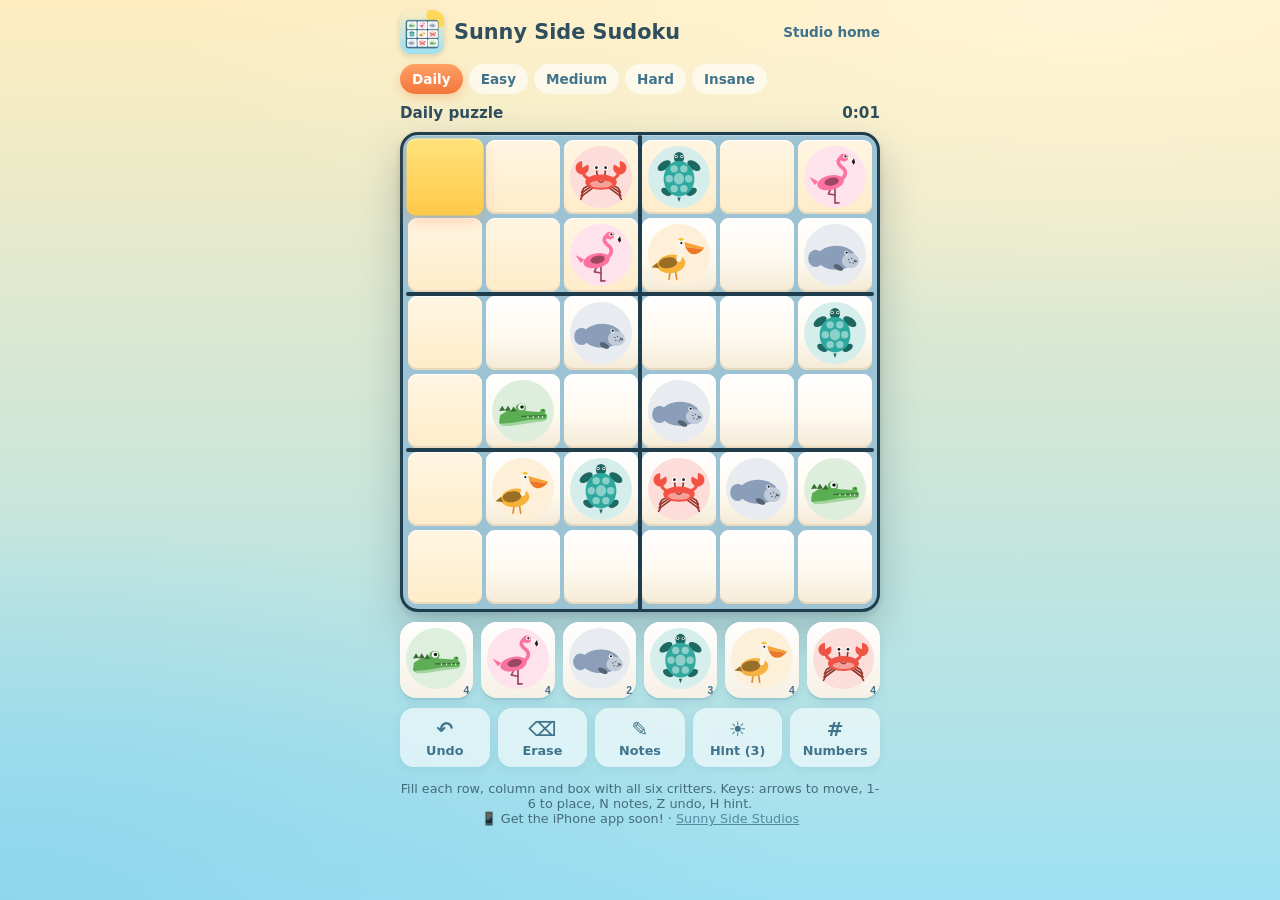
<file: sudoku/index.html>
<!doctype html><html lang="en"><head><meta charset="utf-8">
<meta name="viewport" content="width=device-width,initial-scale=1,viewport-fit=cover,user-scalable=no">
<title>Sunny Side Sudoku: Play in your browser</title>
<meta name="description" content="A calm, cheerful 6x6 Sudoku with friendly Florida critters. Play free in your browser.">
<meta name="theme-color" content="#ffedbf"><link rel="icon" href="icon.png"><link rel="apple-touch-icon" href="icon.png">
<style>
:root{--cream:#ffedbf;--sky:#9ee0f2;--sun:#fa8c4d;--teal:#40738c;--gold:#ffd959;--ink:#2f4f5f;--red:#cc2640}
*{box-sizing:border-box;-webkit-tap-highlight-color:transparent}
html,body{margin:0;min-height:100%;font-family:ui-rounded,"SF Pro Rounded","Nunito","Segoe UI",system-ui,sans-serif;color:var(--ink)}
body{background:linear-gradient(180deg,var(--cream),var(--sky)) fixed;min-height:100vh;display:flex;flex-direction:column;align-items:center;padding:max(10px,env(safe-area-inset-top)) 10px max(14px,env(safe-area-inset-bottom));user-select:none;-webkit-user-select:none}
.app{width:100%;max-width:520px;display:flex;flex-direction:column;gap:10px}
header{display:flex;align-items:center;gap:10px}
header img{width:44px;height:44px;border-radius:11px;box-shadow:0 2px 6px #0002}
header h1{font-size:1.3rem;margin:0;flex:1;font-weight:900}
header a{color:var(--teal);font-size:.85rem;text-decoration:none;font-weight:700}
.modes{display:flex;gap:6px;flex-wrap:wrap}
.chip{border:0;border-radius:999px;padding:7px 12px;font:inherit;font-weight:800;font-size:.85rem;background:#fff9;color:var(--teal);cursor:pointer;transition:transform .15s,background .2s}
.chip.on{background:var(--sun);color:#fff}.chip:active{transform:scale(.94)}
.bar{display:flex;justify-content:space-between;align-items:center;font-weight:800;font-size:.95rem}
.hearts{color:var(--red);letter-spacing:2px}
.board{position:relative;display:grid;grid-template-columns:repeat(6,minmax(0,1fr));grid-template-rows:repeat(6,minmax(0,1fr));gap:4px;background:linear-gradient(#1f3d4c,#1f3d4c) center/4px 100% no-repeat,#9cc3d3;padding:5px;border:3px solid #1f3d4c;border-radius:18px;box-shadow:0 8px 24px #40738c40;aspect-ratio:1;width:100%;touch-action:manipulation}
.cell{min-width:0;min-height:0;background:#fffaf0;border-radius:9px;position:relative;display:flex;align-items:center;justify-content:center;cursor:pointer;transition:background .15s,transform .15s;outline:none}
.board::before,.board::after{content:"";position:absolute;left:3px;right:3px;height:4px;background:#1f3d4c;border-radius:2px;pointer-events:none}.board::before{top:calc(5px + (100% - 30px) / 3 + 4px)}.board::after{top:calc(5px + (100% - 30px) * 2 / 3 + 12px)}
.cell.peer{background:#fff1d6}.cell.same{background:#ffe7a8}.cell.sel{background:var(--gold);transform:scale(1.04);z-index:1}
.cell.bad{background:#ffd3d8;animation:shake .35s}
.cell .c{width:84%;height:84%;animation:pop .28s cubic-bezier(.3,1.6,.6,1)}
.cell.given .c{filter:saturate(1.05)}.cell:not(.given) .c{opacity:.95}
.cell:not(.given)::after{content:"";position:absolute;inset:auto 30% 4px;height:3px;border-radius:2px;background:var(--sun);opacity:0}
.cell.filled:not(.given)::after{opacity:.55}
.num{display:flex;width:84%;height:84%;border-radius:50%;align-items:center;justify-content:center;color:#fff;font-weight:900;font-size:clamp(18px,6vw,34px);animation:pop .28s cubic-bezier(.3,1.6,.6,1)}
.notes{position:absolute;inset:3px;display:grid;grid-template-columns:repeat(3,1fr);grid-template-rows:repeat(2,1fr)}
.notes img,.notes span{width:90%;height:90%;margin:auto;opacity:.85}
.notes span{border-radius:50%;color:#fff;font-size:9px;font-weight:900;display:flex;align-items:center;justify-content:center}
.pad{display:grid;grid-template-columns:repeat(6,minmax(0,1fr));gap:8px}
.pad button{border:0;background:#fff;border-radius:16px;padding:6px;aspect-ratio:1;cursor:pointer;box-shadow:0 3px 0 #40738c33;transition:transform .12s;position:relative}
.pad button:active{transform:translateY(2px) scale(.95)}
.pad button img,.pad button .num{width:100%;height:100%}
.pad button.done{opacity:.35}
.pad small{position:absolute;right:4px;bottom:2px;font-size:.65rem;font-weight:900;color:var(--teal)}
.tools{display:grid;grid-template-columns:repeat(5,1fr);gap:8px}
.tools button{border:0;border-radius:14px;padding:9px 4px;font:inherit;font-weight:800;font-size:.8rem;background:#fff9;color:var(--teal);cursor:pointer;display:flex;flex-direction:column;align-items:center;gap:2px}
.tools button b{font-size:1.25rem}.tools button.on{background:var(--teal);color:#fff}
.tools button:active{transform:scale(.95)}
.note{text-align:center;font-size:.8rem;opacity:.8;margin-top:4px}.note a{color:var(--teal)}
.overlay{position:fixed;inset:0;background:#2f4f5f88;display:none;align-items:center;justify-content:center;z-index:9;padding:20px}
.overlay.show{display:flex;animation:fade .3s}
.card{background:linear-gradient(180deg,#fff,var(--cream));border-radius:26px;padding:24px;text-align:center;max-width:340px;width:100%;box-shadow:0 20px 50px #0004;animation:rise .45s cubic-bezier(.3,1.5,.6,1)}
.card h2{margin:.2em 0;font-size:1.6rem}.card .row{display:flex;justify-content:center;gap:6px;margin:10px 0}
.card .row img{width:44px;animation:bounce 1s infinite alternate}
.card button{margin-top:12px;border:0;border-radius:999px;padding:12px 22px;font:inherit;font-weight:900;background:var(--sun);color:#fff;font-size:1rem;cursor:pointer}
.card button.alt{background:#fff;color:var(--teal);margin-left:6px}
.sun{position:fixed;width:16px;height:16px;border-radius:50%;background:var(--gold);pointer-events:none;z-index:10;animation:confetti 1.6s ease-out forwards}
.toast{position:fixed;left:50%;bottom:24px;transform:translateX(-50%);background:var(--teal);color:#fff;padding:10px 16px;border-radius:999px;font-weight:800;font-size:.9rem;opacity:0;transition:opacity .3s;pointer-events:none;z-index:11}
.toast.show{opacity:1}
@keyframes pop{from{transform:scale(.3);opacity:0}to{transform:scale(1);opacity:1}}
@keyframes shake{25%{transform:translateX(-4px)}75%{transform:translateX(4px)}}
@keyframes fade{from{opacity:0}}@keyframes rise{from{transform:translateY(40px) scale(.9);opacity:0}}
@keyframes bounce{to{transform:translateY(-8px)}}
@keyframes confetti{to{transform:translate(var(--dx),var(--dy)) rotate(540deg);opacity:0}}
@keyframes win{50%{transform:scale(1.12) rotate(-6deg)}}
.board.won .cell .c,.board.won .cell .num{animation:win .6s ease-in-out both}
@media (min-width:900px){.app{max-width:480px}}
@media (prefers-reduced-motion:reduce){*{animation:none!important;transition:none!important}}
/* visual upgrade 2026-10-21: soft light, depth, glossy tiles */
body{background:radial-gradient(120% 60% at 85% 0%,#fff4d6 0%,transparent 60%),radial-gradient(90% 60% at 0% 100%,#8fd6ec 0%,transparent 70%),linear-gradient(180deg,#ffedbf,#9ee0f2) fixed}
.board{box-shadow:0 18px 40px #1f3d4c40,0 3px 6px #1f3d4c26,inset 0 1px 0 #ffffff40}
.cell{background:linear-gradient(180deg,#ffffff 0%,#fffaf0 55%,#f4ead6 100%);box-shadow:inset 0 1px 0 #fff,inset 0 -2px 0 #e7d9bd}
.cell.peer{background:linear-gradient(180deg,#fff6e3,#ffecc9)}.cell.same{background:linear-gradient(180deg,#fff0c4,#ffe08e)}
.cell.sel{background:linear-gradient(180deg,#ffe27a,#ffc94a);box-shadow:0 6px 14px #fa8c4d55,inset 0 1px 0 #fff8}
.cell.filled:not(.given):not(.bad) .c,.cell.filled:not(.given):not(.bad) .num{animation:pop .4s cubic-bezier(.2,1.5,.5,1),glow .9s ease-out}
@keyframes glow{0%{filter:drop-shadow(0 0 0 #ffd959)}40%{filter:drop-shadow(0 0 8px #ffd959)}100%{filter:drop-shadow(0 0 0 #ffd959)}}
.cell .c{filter:drop-shadow(0 2px 2px #2f4f5f33)}
.pad button{background:linear-gradient(180deg,#fff,#f6f1e6);box-shadow:0 4px 10px #40738c26,0 2px 0 #40738c22,inset 0 1px 0 #fff}
.tools button{backdrop-filter:blur(8px);-webkit-backdrop-filter:blur(8px);box-shadow:0 2px 8px #40738c1f}
.chip{backdrop-filter:blur(8px);-webkit-backdrop-filter:blur(8px)}.chip.on{background:linear-gradient(180deg,#ffa066,#f2763a);box-shadow:0 4px 10px #fa8c4d55}
.card button{background:linear-gradient(180deg,#ffa066,#f2763a);box-shadow:0 6px 14px #fa8c4d55}
.overlay{backdrop-filter:blur(6px);-webkit-backdrop-filter:blur(6px)}
@media (prefers-reduced-motion:reduce){*{animation:none!important;transition:none!important}}
</style></head><body>
<div class="app">
<header><img src="icon.png" alt=""><h1>Sunny Side Sudoku</h1><a href="../index.html">Studio home</a></header>
<div class="modes" id="modes"></div>
<div class="bar"><span id="label"></span><span class="hearts" id="hearts"></span><span id="timer">0:00</span></div>
<div class="board" id="board" role="grid" aria-label="Sudoku board"></div>
<div class="pad" id="pad"></div>
<div class="tools">
<button id="bUndo"><b>↶</b>Undo</button><button id="bErase"><b>⌫</b>Erase</button><button id="bNotes"><b>✎</b>Notes</button><button id="bHint"><b>☀</b><span id="hintLbl">Hint</span></button><button id="bNum"><b>#</b>Numbers</button>
</div>
<div class="note">Fill each row, column and box with all six critters. Keys: arrows to move, 1-6 to place, N notes, Z undo, H hint.<br>📱 Get the iPhone app soon! · <a href="../index.html">Sunny Side Studios</a></div>
</div>
<div class="overlay" id="win"><div class="card"><div class="row" id="winRow"></div><h2 id="winTitle">Sunshine!</h2><p id="winText"></p><button id="winNext">Next puzzle</button></div></div>
<div class="toast" id="toast"></div>
<script src="game.js"></script>
<script>
(() => {
const S = window.Sudoku, $ = id => document.getElementById(id);
const NAMES = ['Gator','Flamingo','Manatee','Sea Turtle','Pelican','Crab'], FILES = ['1-gator','2-flamingo','3-manatee','4-turtle','5-pelican','6-crab'];
const COLORS = ['#5cad54','#fa739e','#8c9eb8','#33a89e','#f5b340','#ed5445'];
const MODES = [['daily','Daily'],['easy','Easy'],['medium','Medium'],['hard','Hard'],['insane','Insane']];
const today = () => { const d = new Date(); return `${d.getFullYear()}-${d.getMonth()+1}-${d.getDate()}`; };
const KEY = 'ssSudoku.v1';
let st = JSON.parse(localStorage.getItem(KEY) || 'null') || {};
st.prefs = st.prefs || { numberMode: false }; st.stats = st.stats || { wins: {}, streak: 0, lastDaily: null }; st.hints = st.hints || {};
let g = st.game, sel = st.sel ?? null, notesMode = false;
const save = () => { st.game = g; st.sel = sel; localStorage.setItem(KEY, JSON.stringify(st)); };
const art = (v, cls = 'c') => st.prefs.numberMode ? `<span class="num" style="background:radial-gradient(circle at 35% 30%,${COLORS[v-1]}cc,${COLORS[v-1]})">${v}</span>` : `<img class="${cls}" src="critters/${FILES[v-1]}.svg" alt="${NAMES[v-1]}" draggable="false">`;
const hintsLeft = () => { const k = g.mode === 'daily' ? 'medium' : g.mode; const h = st.hints; if (h.day !== today()) { st.hints = { day: today() }; } return st.hints[k] ?? S.DIFF[k].hints; };

function newGame(mode) {
  const diff = mode === 'daily' ? 'medium' : mode;
  const p = S.generate(diff, mode === 'daily' ? S.dailySeed() : null);
  g = { mode, day: today(), given: p.puzzle, sol: p.solution, cells: p.puzzle.slice(), notes: Array(36).fill(0), hist: [], mistakes: 0, time: 0, won: false, lost: false };
  sel = p.puzzle.indexOf(0); $('board').classList.remove('won'); save(); render();
}
function render() {
  $('modes').innerHTML = MODES.map(([k, n]) => `<button class="chip ${g.mode === k ? 'on' : ''}" data-m="${k}">${n}${k === 'daily' && st.stats.lastDaily === today() ? ' ✓' : ''}</button>`).join('');
  const lim = S.DIFF[g.mode === 'daily' ? 'medium' : g.mode].mistakes;
  $('label').textContent = g.mode === 'daily' ? 'Daily puzzle' : MODES.find(m => m[0] === g.mode)[1] + (st.stats.streak ? ` · ☀ ${st.stats.streak}` : '');
  $('hearts').textContent = lim ? '♥'.repeat(lim - g.mistakes) + '♡'.repeat(g.mistakes) : '';
  const bad = S.conflicts(g.cells), sv = sel != null ? g.cells[sel] : 0;
  $('board').innerHTML = g.cells.map((v, i) => {
    const cls = ['cell']; if (g.given[i]) cls.push('given'); if (v) cls.push('filled');
    if (S.rowOf(i) === 1 || S.rowOf(i) === 3) cls.push('rb'); if (S.colOf(i) === 2) cls.push('cb');
    if (sel != null) { if (i === sel) cls.push('sel'); else if (S.PEERS[sel].includes(i)) cls.push('peer'); if (sv && v === sv && i !== sel) cls.push('same'); }
    if (bad.has(i) && !g.given[i]) cls.push('bad');
    let inner = v ? art(v) : '';
    if (!v && g.notes[i]) inner = '<div class="notes">' + [1,2,3,4,5,6].map(d => g.notes[i] & (1 << d) ? (st.prefs.numberMode ? `<span style="background:${COLORS[d-1]}">${d}</span>` : `<img src="critters/${FILES[d-1]}.svg" alt="">`) : '<i></i>').join('') + '</div>';
    return `<div class="${cls.join(' ')}" data-i="${i}" role="gridcell" aria-label="Row ${S.rowOf(i)+1} column ${S.colOf(i)+1}${v ? ' ' + NAMES[v-1] : ' empty'}">${inner}</div>`;
  }).join('');
  $('pad').innerHTML = [1,2,3,4,5,6].map(v => { const left = 6 - g.cells.filter(x => x === v).length; return `<button data-v="${v}" class="${left ? '' : 'done'}" aria-label="${NAMES[v-1]}">${art(v, '')}<small>${left || ''}</small></button>`; }).join('');
  $('bNotes').classList.toggle('on', notesMode); $('bNum').classList.toggle('on', st.prefs.numberMode);
  $('hintLbl').textContent = `Hint (${hintsLeft()})`; tick(0);
}
function push() { g.hist.push([g.cells.slice(), g.notes.slice()]); if (g.hist.length > 200) g.hist.shift(); }
function place(v) {
  if (sel == null || g.given[sel] || g.won || g.lost) return;
  push();
  if (notesMode) { g.cells[sel] = 0; g.notes[sel] ^= (1 << v); }
  else {
    g.cells[sel] = g.cells[sel] === v ? 0 : v; g.notes[sel] = 0;
    if (g.cells[sel]) { S.PEERS[sel].forEach(j => g.notes[j] &= ~(1 << v));
      if (v !== g.sol[sel]) { const lim = S.DIFF[g.mode === 'daily' ? 'medium' : g.mode].mistakes; if (lim) { g.mistakes++; if (g.mistakes >= lim) { g.lost = true; setTimeout(() => showEnd(false), 400); } } } }
  }
  check(); save(); render();
}
function check() {
  if (!S.isSolved(g.cells, g.sol)) return;
  g.won = true; const s = st.stats; s.wins[g.mode] = (s.wins[g.mode] || 0) + 1;
  if (g.mode === 'daily' && s.lastDaily !== today()) { const y = new Date(); y.setDate(y.getDate() - 1); const yk = `${y.getFullYear()}-${y.getMonth()+1}-${y.getDate()}`; s.streak = s.lastDaily === yk ? s.streak + 1 : 1; s.lastDaily = today(); }
  setTimeout(() => { $('board').classList.add('won'); confetti(); setTimeout(() => showEnd(true), 700); }, 50);
}
function showEnd(won) {
  const par = S.DIFF[g.mode === 'daily' ? 'medium' : g.mode].par;
  $('winRow').innerHTML = (won ? [1,2,3,4,5,6] : [3]).map((v, k) => `<img src="critters/${FILES[v-1]}.svg" style="animation-delay:${k*.12}s" alt="">`).join('');
  $('winTitle').textContent = won ? 'Sunshine! 🌞' : 'Out of hearts';
  $('winText').textContent = won ? `Solved in ${fmt(g.time)}${par && g.time < par ? ' · beat the clock!' : ''}${g.mode === 'daily' ? ` · daily streak ☀ ${st.stats.streak}` : ''}` : 'The critters believe in you. Try again?';
  $('winNext').textContent = won ? (g.mode === 'daily' ? 'Play Easy' : 'Next puzzle') : 'New puzzle';
  $('win').classList.add('show');
}
function confetti() { for (let k = 0; k < 40; k++) { const e = document.createElement('div'); e.className = 'sun'; e.style.left = innerWidth / 2 + 'px'; e.style.top = innerHeight / 2.5 + 'px'; e.style.background = k % 3 ? 'var(--gold)' : COLORS[k % 6]; e.style.setProperty('--dx', (Math.random() - .5) * innerWidth + 'px'); e.style.setProperty('--dy', (Math.random() - .3) * innerHeight + 'px'); document.body.appendChild(e); setTimeout(() => e.remove(), 1700); } }
const fmt = t => `${(t / 60) | 0}:${String(t % 60).padStart(2, '0')}`;
function tick(d) { if (d && !g.won && !g.lost && !document.hidden) { g.time += d; if (g.time % 5 === 0) save(); } $('timer').textContent = fmt(g.time); }
function toast(m) { const t = $('toast'); t.textContent = m; t.classList.add('show'); clearTimeout(t._h); t._h = setTimeout(() => t.classList.remove('show'), 1800); }
function undo() { const h = g.hist.pop(); if (!h || g.won) return; [g.cells, g.notes] = h; save(); render(); }
function erase() { if (sel == null || g.given[sel] || g.won) return; push(); g.cells[sel] = 0; g.notes[sel] = 0; save(); render(); }
function hint() {
  if (g.won || g.lost) return; const k = g.mode === 'daily' ? 'medium' : g.mode, left = hintsLeft();
  if (!left) return toast('No hints left today. New ones tomorrow!');
  let i = sel != null && !g.given[sel] && g.cells[sel] !== g.sol[sel] ? sel : g.cells.findIndex((v, j) => v !== g.sol[j]);
  if (i < 0) return; st.hints[k] = left - 1; push(); g.cells[i] = g.sol[i]; g.notes[i] = 0; sel = i; toast(`That spot is the ${NAMES[g.sol[i]-1]}!`); check(); save(); render();
}
$('board').addEventListener('pointerdown', e => { const c = e.target.closest('.cell'); if (c) { sel = +c.dataset.i; save(); render(); } });
$('pad').addEventListener('click', e => { const b = e.target.closest('button'); if (b) place(+b.dataset.v); });
$('modes').addEventListener('click', e => { const b = e.target.closest('button'); if (!b) return; const m = b.dataset.m; if (m === g.mode && !g.won && !g.lost && g.cells.some((v, i) => v !== g.given[i]) && !confirm('Start a new puzzle?')) return; newGame(m); });
$('bUndo').onclick = undo; $('bErase').onclick = erase; $('bHint').onclick = hint;
$('bNotes').onclick = () => { notesMode = !notesMode; render(); };
$('bNum').onclick = () => { st.prefs.numberMode = !st.prefs.numberMode; save(); render(); };
$('winNext').onclick = () => { $('win').classList.remove('show'); newGame(g.won && g.mode === 'daily' ? 'easy' : g.mode); };
addEventListener('keydown', e => {
  if (e.metaKey || e.ctrlKey || e.altKey) return; const k = e.key;
  if (/^[1-6]$/.test(k)) place(+k);
  else if (k.startsWith('Arrow')) { e.preventDefault(); if (sel == null) sel = 0; const r = S.rowOf(sel), c = S.colOf(sel); const [dr, dc] = { ArrowUp: [-1,0], ArrowDown: [1,0], ArrowLeft: [0,-1], ArrowRight: [0,1] }[k]; sel = ((r + dr + 6) % 6) * 6 + (c + dc + 6) % 6; render(); }
  else if (k === 'Backspace' || k === 'Delete' || k === '0') erase();
  else if (k === 'n' || k === 'N') $('bNotes').click();
  else if (k === 'z' || k === 'Z' || k === 'u') undo();
  else if (k === 'h' || k === 'H') hint();
  else if (k === 'Escape') $('win').classList.remove('show');
});
setInterval(() => tick(1), 1000);
if (!g || (g.mode === 'daily' && g.day !== today())) newGame(g ? g.mode : 'daily'); else render();
if (g.won || g.lost) showEnd(g.won);
})();
</script></body></html>
</file>
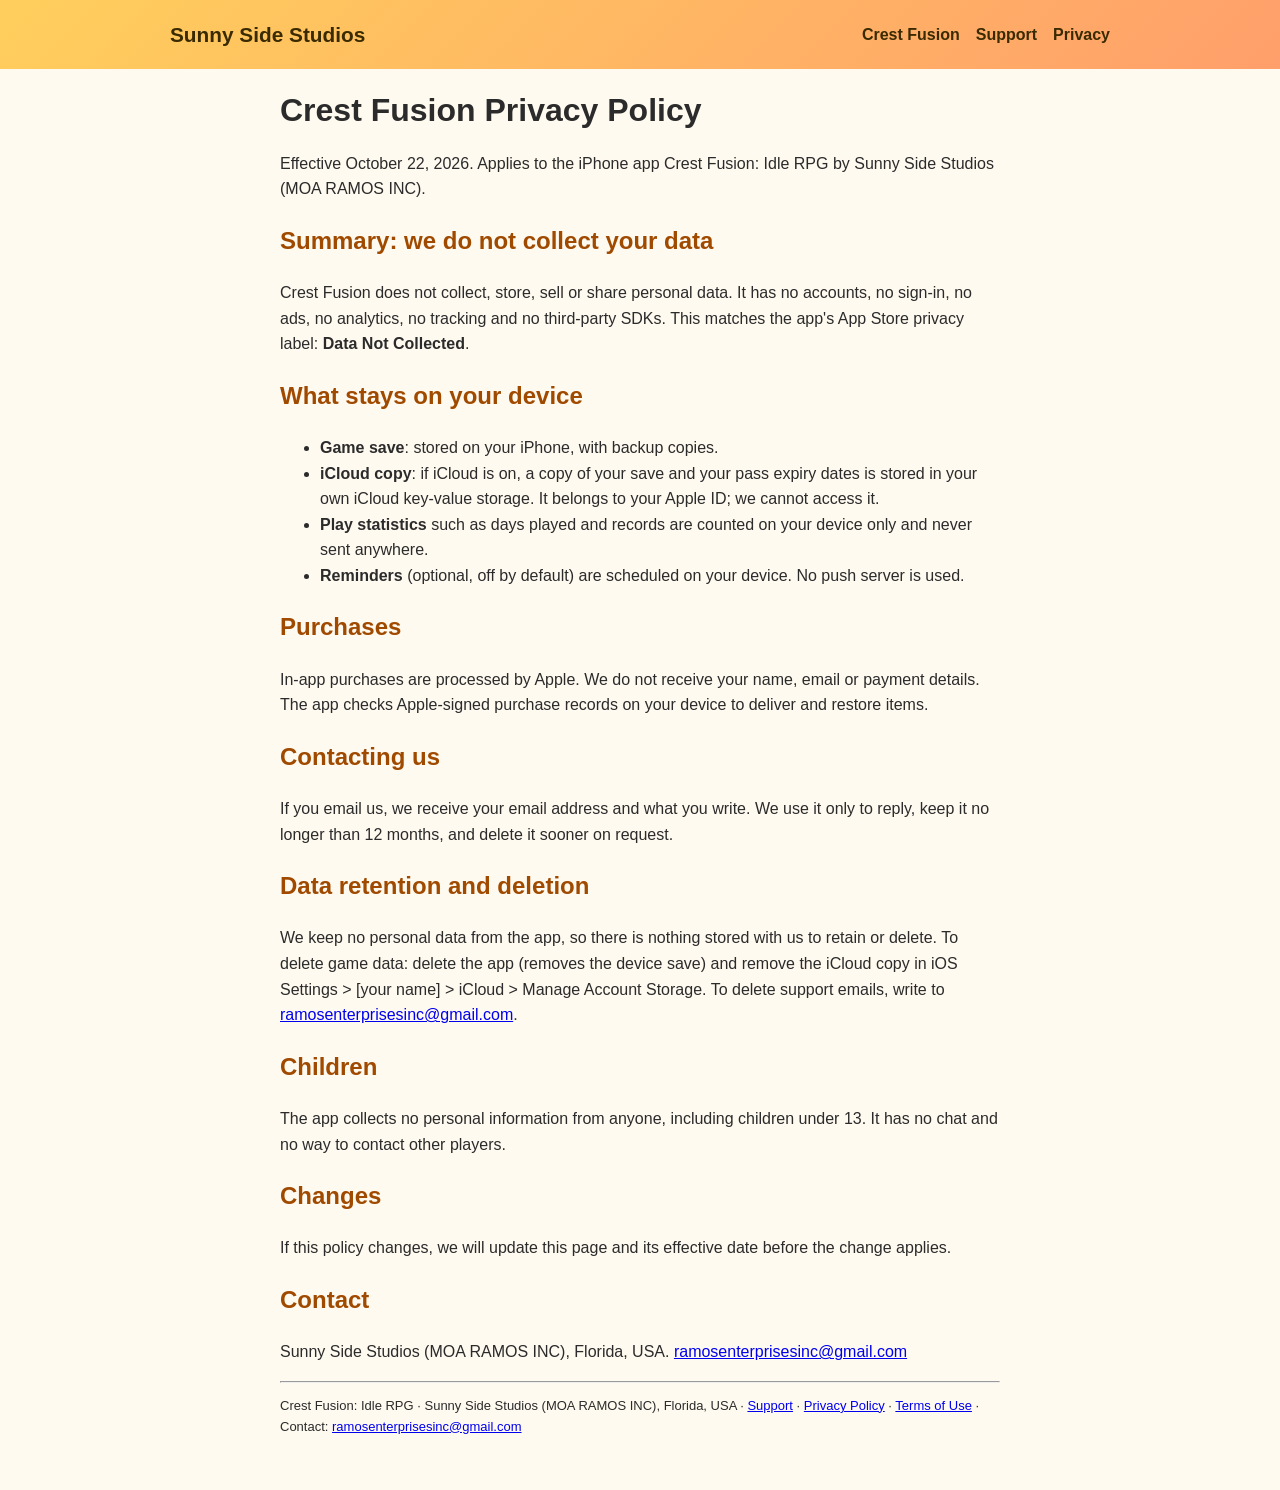
<file: crestfusion/privacy/index.html>
<!doctype html><html lang="en"><head><meta charset="utf-8"><meta name="viewport" content="width=device-width,initial-scale=1,viewport-fit=cover"><title>Crest Fusion Privacy Policy | Sunny Side Studios</title><meta name="description" content="Privacy policy for Crest Fusion: Idle RPG. Data not collected."><link rel="icon" href="../../AppIcon-1024.png"><link rel="stylesheet" href="../../style.css"><style>main.wrap{max-width:760px;padding-bottom:40px}h1{line-height:1.2}img.shot{max-width:100%;height:auto;border-radius:16px;display:block;margin:12px auto}table{border-collapse:collapse;width:100%}td,th{border:1px solid #ddd;padding:6px;text-align:left;vertical-align:top}</style></head><body>
<header><div class="wrap"><a class="logo" href="../../index.html">Sunny Side Studios</a><nav><a href="../../crestfusion/">Crest Fusion</a><a href="../../crestfusion/support/">Support</a><a href="../../crestfusion/privacy/">Privacy</a></nav></div></header><main class="wrap">
<h1>Crest Fusion Privacy Policy</h1><p>Effective October 22, 2026. Applies to the iPhone app Crest Fusion: Idle RPG by Sunny Side Studios (MOA RAMOS INC).</p>
<h2>Summary: we do not collect your data</h2><p>Crest Fusion does not collect, store, sell or share personal data. It has no accounts, no sign-in, no ads, no analytics, no tracking and no third-party SDKs. This matches the app's App Store privacy label: <strong>Data Not Collected</strong>.</p>
<h2>What stays on your device</h2><ul><li><strong>Game save</strong>: stored on your iPhone, with backup copies.</li><li><strong>iCloud copy</strong>: if iCloud is on, a copy of your save and your pass expiry dates is stored in your own iCloud key-value storage. It belongs to your Apple ID; we cannot access it.</li><li><strong>Play statistics</strong> such as days played and records are counted on your device only and never sent anywhere.</li><li><strong>Reminders</strong> (optional, off by default) are scheduled on your device. No push server is used.</li></ul>
<h2>Purchases</h2><p>In-app purchases are processed by Apple. We do not receive your name, email or payment details. The app checks Apple-signed purchase records on your device to deliver and restore items.</p>
<h2>Contacting us</h2><p>If you email us, we receive your email address and what you write. We use it only to reply, keep it no longer than 12 months, and delete it sooner on request.</p>
<h2>Data retention and deletion</h2><p>We keep no personal data from the app, so there is nothing stored with us to retain or delete. To delete game data: delete the app (removes the device save) and remove the iCloud copy in iOS Settings &gt; [your name] &gt; iCloud &gt; Manage Account Storage. To delete support emails, write to <a href="mailto:ramosenterprisesinc@gmail.com?subject=Crest%20Fusion%20support">ramosenterprisesinc@gmail.com</a>.</p>
<h2>Children</h2><p>The app collects no personal information from anyone, including children under 13. It has no chat and no way to contact other players.</p>
<h2>Changes</h2><p>If this policy changes, we will update this page and its effective date before the change applies.</p>
<h2>Contact</h2><p>Sunny Side Studios (MOA RAMOS INC), Florida, USA. <a href="mailto:ramosenterprisesinc@gmail.com?subject=Crest%20Fusion%20support">ramosenterprisesinc@gmail.com</a></p>
<hr><p style="font-size:13px">Crest Fusion: Idle RPG &middot; Sunny Side Studios (MOA RAMOS INC), Florida, USA &middot; <a href="../../crestfusion/support/">Support</a> &middot; <a href="../../crestfusion/privacy/">Privacy Policy</a> &middot; <a href="../../crestfusion/terms/">Terms of Use</a> &middot; Contact: <a href="mailto:ramosenterprisesinc@gmail.com">ramosenterprisesinc@gmail.com</a></p></main></body></html>
</file>
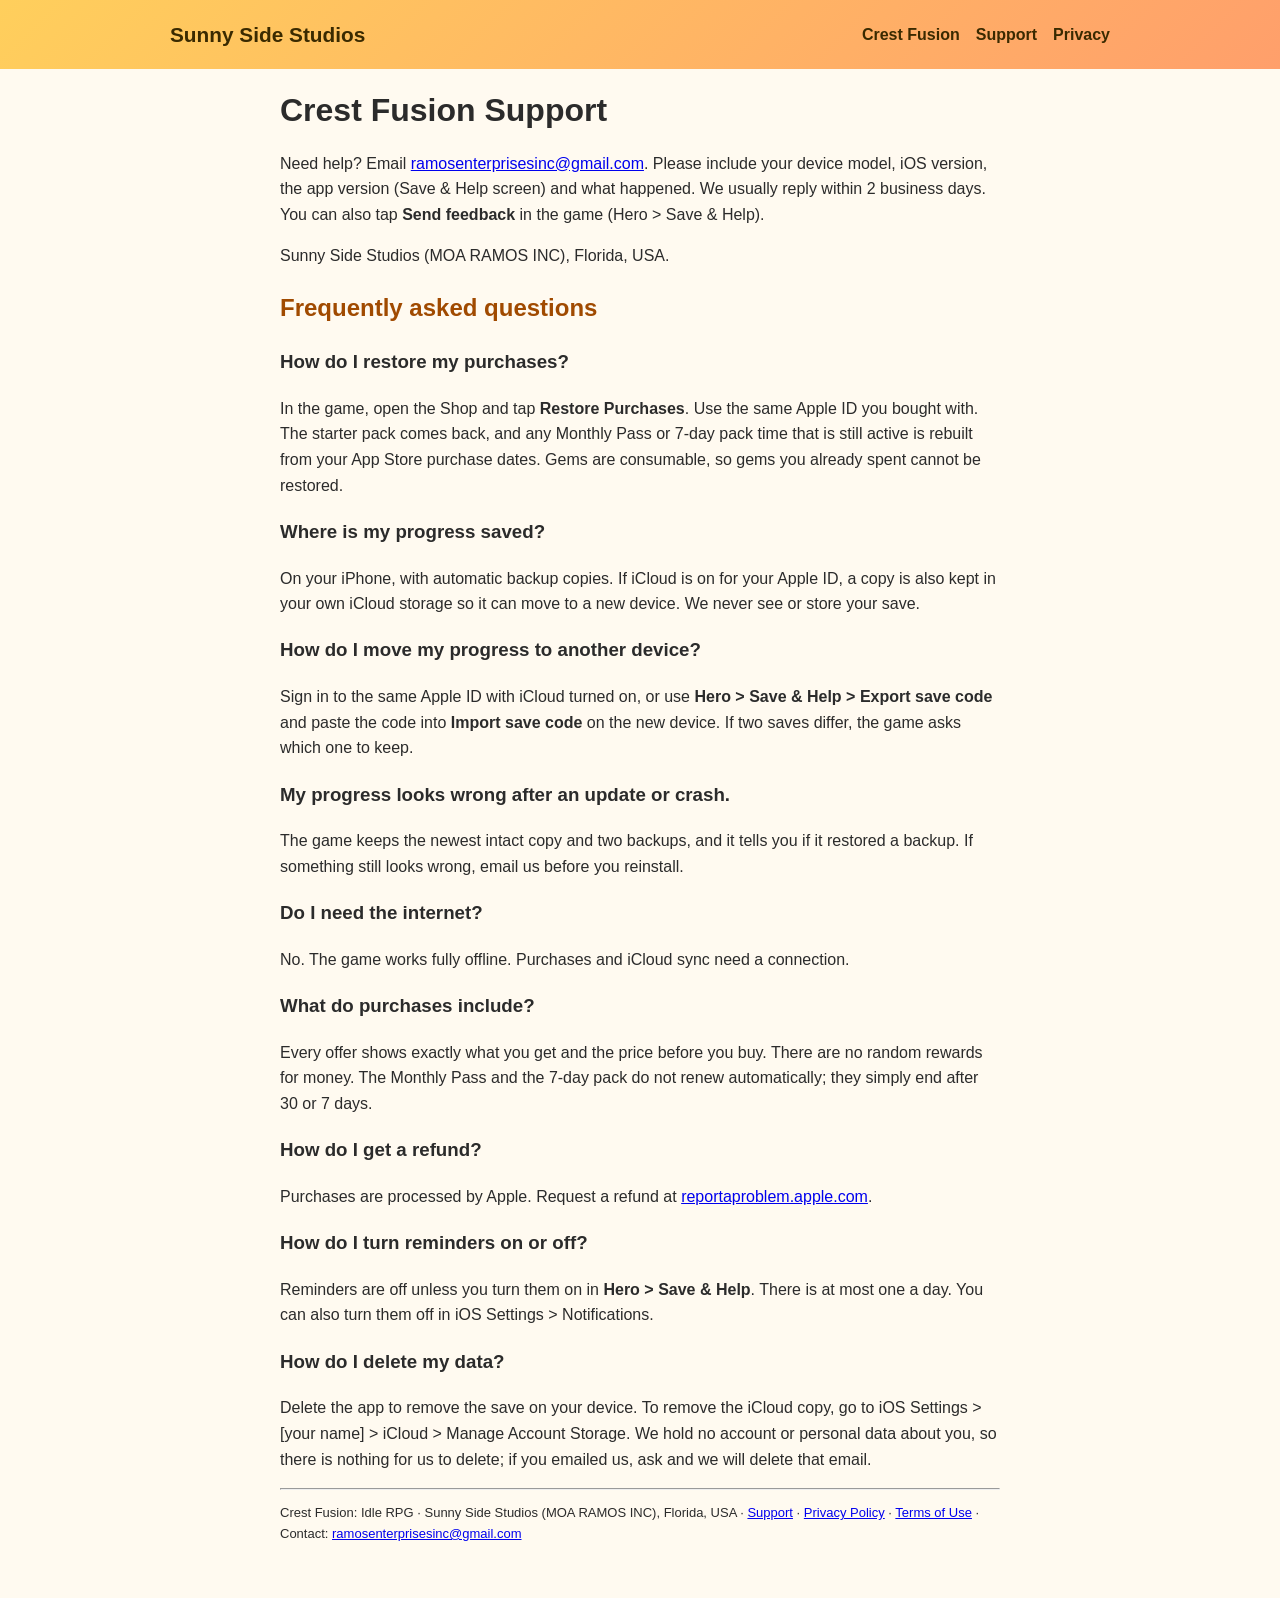
<file: crestfusion/support/index.html>
<!doctype html><html lang="en"><head><meta charset="utf-8"><meta name="viewport" content="width=device-width,initial-scale=1,viewport-fit=cover"><title>Crest Fusion Support | Sunny Side Studios</title><meta name="description" content="Help, FAQ and contact for Crest Fusion: Idle RPG."><link rel="icon" href="../../AppIcon-1024.png"><link rel="stylesheet" href="../../style.css"><style>main.wrap{max-width:760px;padding-bottom:40px}h1{line-height:1.2}img.shot{max-width:100%;height:auto;border-radius:16px;display:block;margin:12px auto}table{border-collapse:collapse;width:100%}td,th{border:1px solid #ddd;padding:6px;text-align:left;vertical-align:top}</style></head><body>
<header><div class="wrap"><a class="logo" href="../../index.html">Sunny Side Studios</a><nav><a href="../../crestfusion/">Crest Fusion</a><a href="../../crestfusion/support/">Support</a><a href="../../crestfusion/privacy/">Privacy</a></nav></div></header><main class="wrap">
<h1>Crest Fusion Support</h1>
<p>Need help? Email <a href="mailto:ramosenterprisesinc@gmail.com?subject=Crest%20Fusion%20support">ramosenterprisesinc@gmail.com</a>. Please include your device model, iOS version, the app version (Save &amp; Help screen) and what happened. We usually reply within 2 business days. You can also tap <strong>Send feedback</strong> in the game (Hero &gt; Save &amp; Help).</p>
<p>Sunny Side Studios (MOA RAMOS INC), Florida, USA.</p>
<h2>Frequently asked questions</h2>
<h3>How do I restore my purchases?</h3><p>In the game, open the Shop and tap <strong>Restore Purchases</strong>. Use the same Apple ID you bought with. The starter pack comes back, and any Monthly Pass or 7-day pack time that is still active is rebuilt from your App Store purchase dates. Gems are consumable, so gems you already spent cannot be restored.</p>
<h3>Where is my progress saved?</h3><p>On your iPhone, with automatic backup copies. If iCloud is on for your Apple ID, a copy is also kept in your own iCloud storage so it can move to a new device. We never see or store your save.</p>
<h3>How do I move my progress to another device?</h3><p>Sign in to the same Apple ID with iCloud turned on, or use <strong>Hero &gt; Save &amp; Help &gt; Export save code</strong> and paste the code into <strong>Import save code</strong> on the new device. If two saves differ, the game asks which one to keep.</p>
<h3>My progress looks wrong after an update or crash.</h3><p>The game keeps the newest intact copy and two backups, and it tells you if it restored a backup. If something still looks wrong, email us before you reinstall.</p>
<h3>Do I need the internet?</h3><p>No. The game works fully offline. Purchases and iCloud sync need a connection.</p>
<h3>What do purchases include?</h3><p>Every offer shows exactly what you get and the price before you buy. There are no random rewards for money. The Monthly Pass and the 7-day pack do not renew automatically; they simply end after 30 or 7 days.</p>
<h3>How do I get a refund?</h3><p>Purchases are processed by Apple. Request a refund at <a href="https://reportaproblem.apple.com">reportaproblem.apple.com</a>.</p>
<h3>How do I turn reminders on or off?</h3><p>Reminders are off unless you turn them on in <strong>Hero &gt; Save &amp; Help</strong>. There is at most one a day. You can also turn them off in iOS Settings &gt; Notifications.</p>
<h3>How do I delete my data?</h3><p>Delete the app to remove the save on your device. To remove the iCloud copy, go to iOS Settings &gt; [your name] &gt; iCloud &gt; Manage Account Storage. We hold no account or personal data about you, so there is nothing for us to delete; if you emailed us, ask and we will delete that email.</p>
<hr><p style="font-size:13px">Crest Fusion: Idle RPG &middot; Sunny Side Studios (MOA RAMOS INC), Florida, USA &middot; <a href="../../crestfusion/support/">Support</a> &middot; <a href="../../crestfusion/privacy/">Privacy Policy</a> &middot; <a href="../../crestfusion/terms/">Terms of Use</a> &middot; Contact: <a href="mailto:ramosenterprisesinc@gmail.com">ramosenterprisesinc@gmail.com</a></p></main></body></html>
</file>
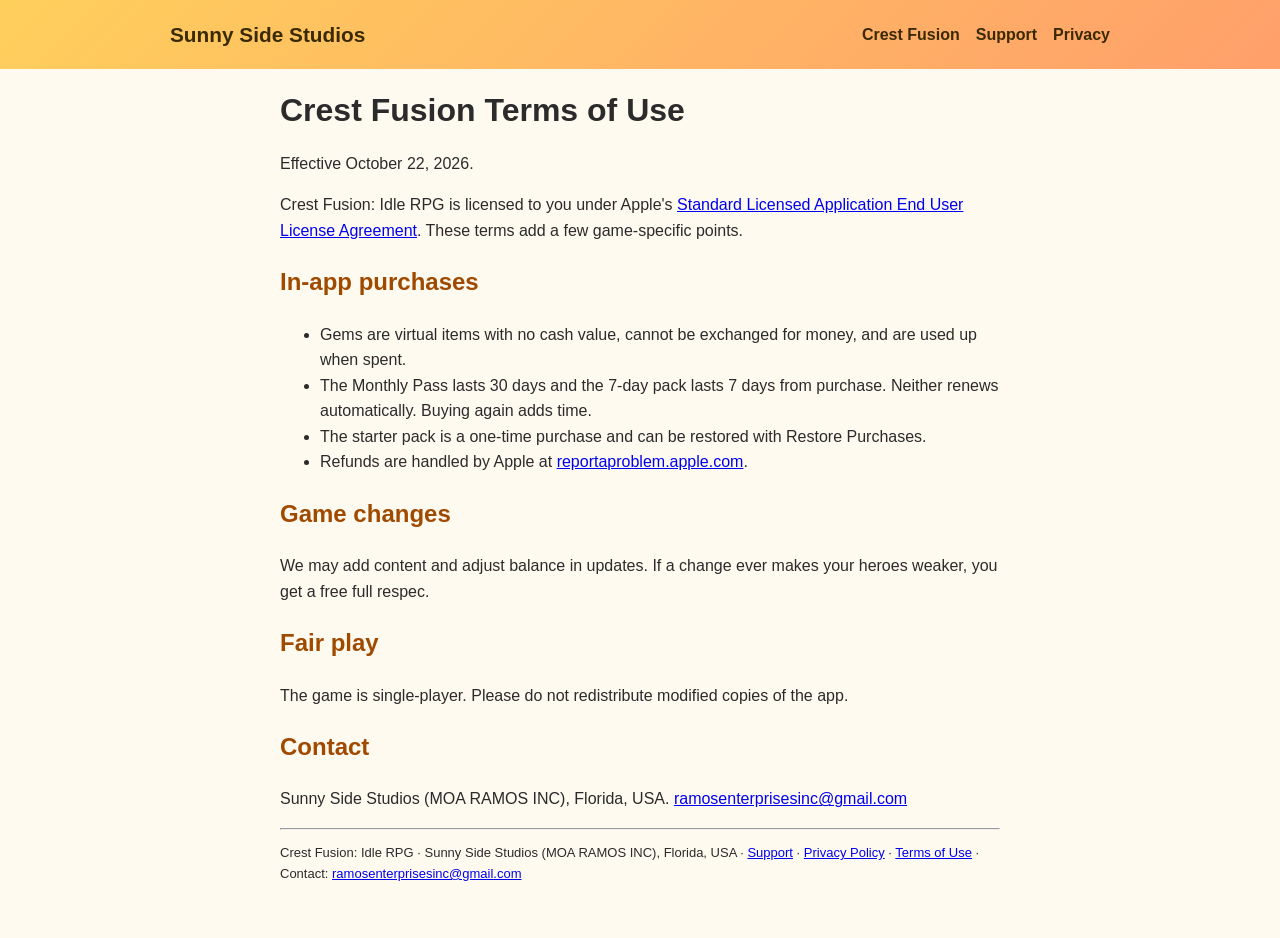
<file: crestfusion/terms/index.html>
<!doctype html><html lang="en"><head><meta charset="utf-8"><meta name="viewport" content="width=device-width,initial-scale=1,viewport-fit=cover"><title>Crest Fusion Terms of Use | Sunny Side Studios</title><meta name="description" content="Terms of use for Crest Fusion: Idle RPG."><link rel="icon" href="../../AppIcon-1024.png"><link rel="stylesheet" href="../../style.css"><style>main.wrap{max-width:760px;padding-bottom:40px}h1{line-height:1.2}img.shot{max-width:100%;height:auto;border-radius:16px;display:block;margin:12px auto}table{border-collapse:collapse;width:100%}td,th{border:1px solid #ddd;padding:6px;text-align:left;vertical-align:top}</style></head><body>
<header><div class="wrap"><a class="logo" href="../../index.html">Sunny Side Studios</a><nav><a href="../../crestfusion/">Crest Fusion</a><a href="../../crestfusion/support/">Support</a><a href="../../crestfusion/privacy/">Privacy</a></nav></div></header><main class="wrap">
<h1>Crest Fusion Terms of Use</h1><p>Effective October 22, 2026.</p>
<p>Crest Fusion: Idle RPG is licensed to you under Apple's <a href="https://www.apple.com/legal/internet-services/itunes/dev/stdeula/">Standard Licensed Application End User License Agreement</a>. These terms add a few game-specific points.</p>
<h2>In-app purchases</h2><ul><li>Gems are virtual items with no cash value, cannot be exchanged for money, and are used up when spent.</li><li>The Monthly Pass lasts 30 days and the 7-day pack lasts 7 days from purchase. Neither renews automatically. Buying again adds time.</li><li>The starter pack is a one-time purchase and can be restored with Restore Purchases.</li><li>Refunds are handled by Apple at <a href="https://reportaproblem.apple.com">reportaproblem.apple.com</a>.</li></ul>
<h2>Game changes</h2><p>We may add content and adjust balance in updates. If a change ever makes your heroes weaker, you get a free full respec.</p>
<h2>Fair play</h2><p>The game is single-player. Please do not redistribute modified copies of the app.</p>
<h2>Contact</h2><p>Sunny Side Studios (MOA RAMOS INC), Florida, USA. <a href="mailto:ramosenterprisesinc@gmail.com?subject=Crest%20Fusion%20support">ramosenterprisesinc@gmail.com</a></p>
<hr><p style="font-size:13px">Crest Fusion: Idle RPG &middot; Sunny Side Studios (MOA RAMOS INC), Florida, USA &middot; <a href="../../crestfusion/support/">Support</a> &middot; <a href="../../crestfusion/privacy/">Privacy Policy</a> &middot; <a href="../../crestfusion/terms/">Terms of Use</a> &middot; Contact: <a href="mailto:ramosenterprisesinc@gmail.com">ramosenterprisesinc@gmail.com</a></p></main></body></html>
</file>
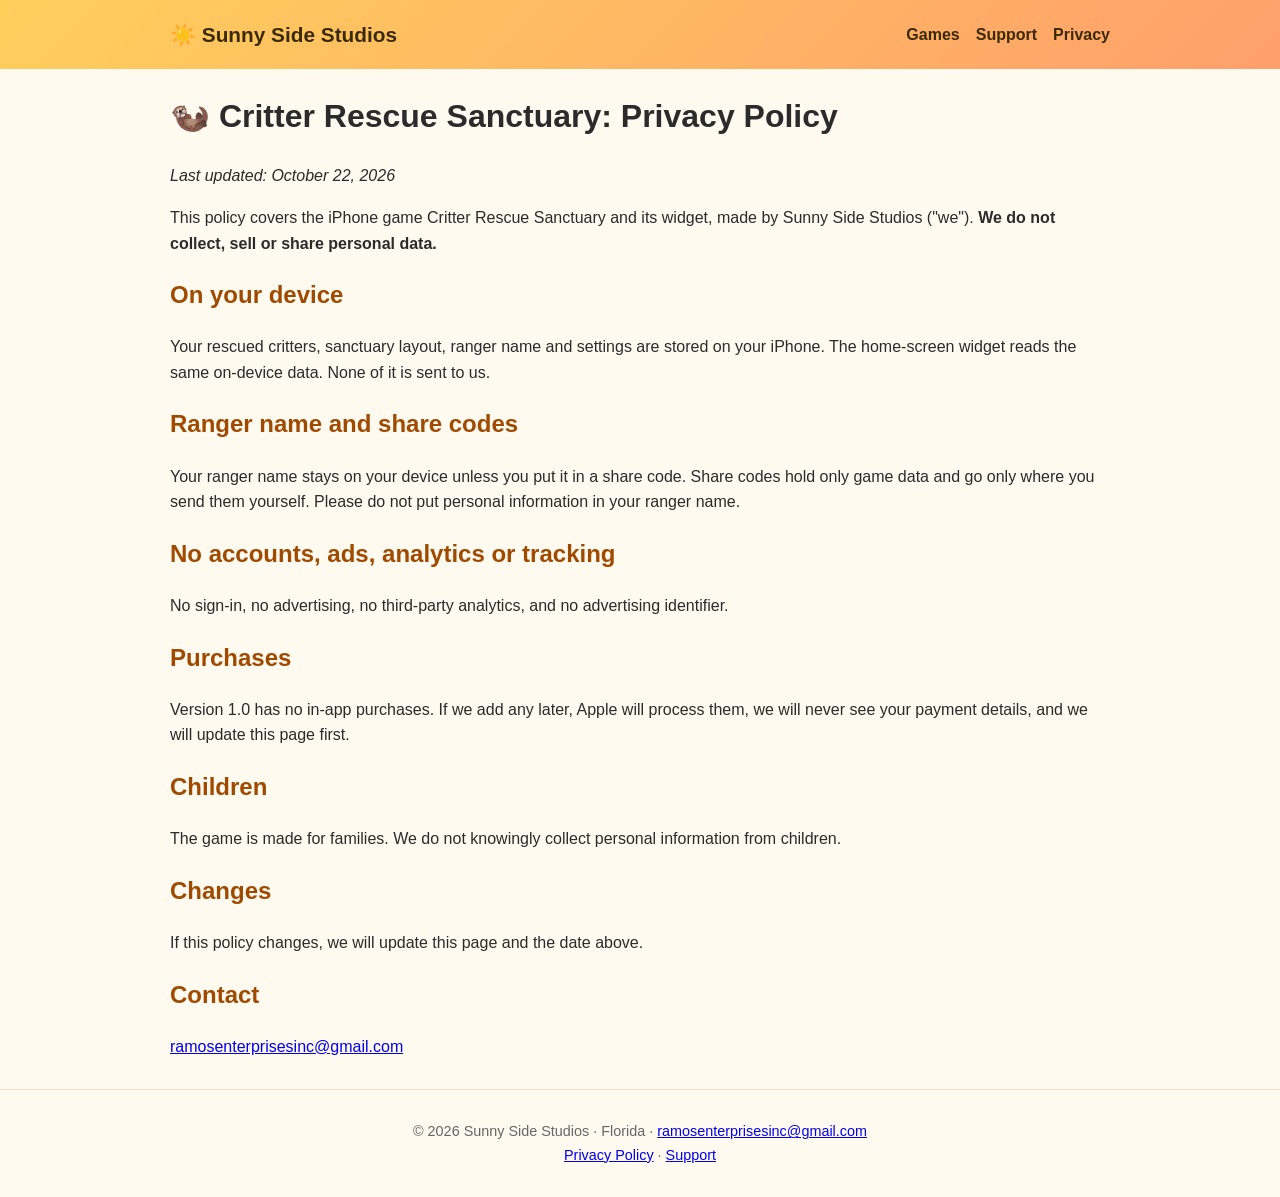
<file: critter-privacy.html>
<!doctype html><html lang="en"><head><meta charset="utf-8"><meta name="viewport" content="width=device-width,initial-scale=1"><title>Critter Rescue Sanctuary Privacy Policy | Sunny Side Studios</title><meta name="description" content="Privacy policy for Critter Rescue Sanctuary by Sunny Side Studios."><link rel="icon" href="AppIcon-1024.png"><link rel="stylesheet" href="style.css"></head><body>
<header><div class="wrap"><a class="logo" href="index.html">☀️ Sunny Side Studios</a><nav><a href="index.html#games">Games</a><a href="support.html">Support</a><a href="privacy.html">Privacy</a></nav></div></header><main class="wrap">
<h1>🦦 Critter Rescue Sanctuary: Privacy Policy</h1><p><em>Last updated: October 22, 2026</em></p><p>This policy covers the iPhone game Critter Rescue Sanctuary and its widget, made by Sunny Side Studios ("we"). <strong>We do not collect, sell or share personal data.</strong></p>
<h2>On your device</h2><p>Your rescued critters, sanctuary layout, ranger name and settings are stored on your iPhone. The home-screen widget reads the same on-device data. None of it is sent to us.</p>
<h2>Ranger name and share codes</h2><p>Your ranger name stays on your device unless you put it in a share code. Share codes hold only game data and go only where you send them yourself. Please do not put personal information in your ranger name.</p>
<h2>No accounts, ads, analytics or tracking</h2><p>No sign-in, no advertising, no third-party analytics, and no advertising identifier.</p>
<h2>Purchases</h2><p>Version 1.0 has no in-app purchases. If we add any later, Apple will process them, we will never see your payment details, and we will update this page first.</p>
<h2>Children</h2><p>The game is made for families. We do not knowingly collect personal information from children.</p>
<h2>Changes</h2><p>If this policy changes, we will update this page and the date above.</p>
<h2>Contact</h2><p><a href="mailto:ramosenterprisesinc@gmail.com">ramosenterprisesinc@gmail.com</a></p>
</main><footer>© 2026 Sunny Side Studios · Florida · <a href="mailto:ramosenterprisesinc@gmail.com">ramosenterprisesinc@gmail.com</a><br><a href="privacy.html">Privacy Policy</a> · <a href="support.html">Support</a></footer></body></html>
</file>
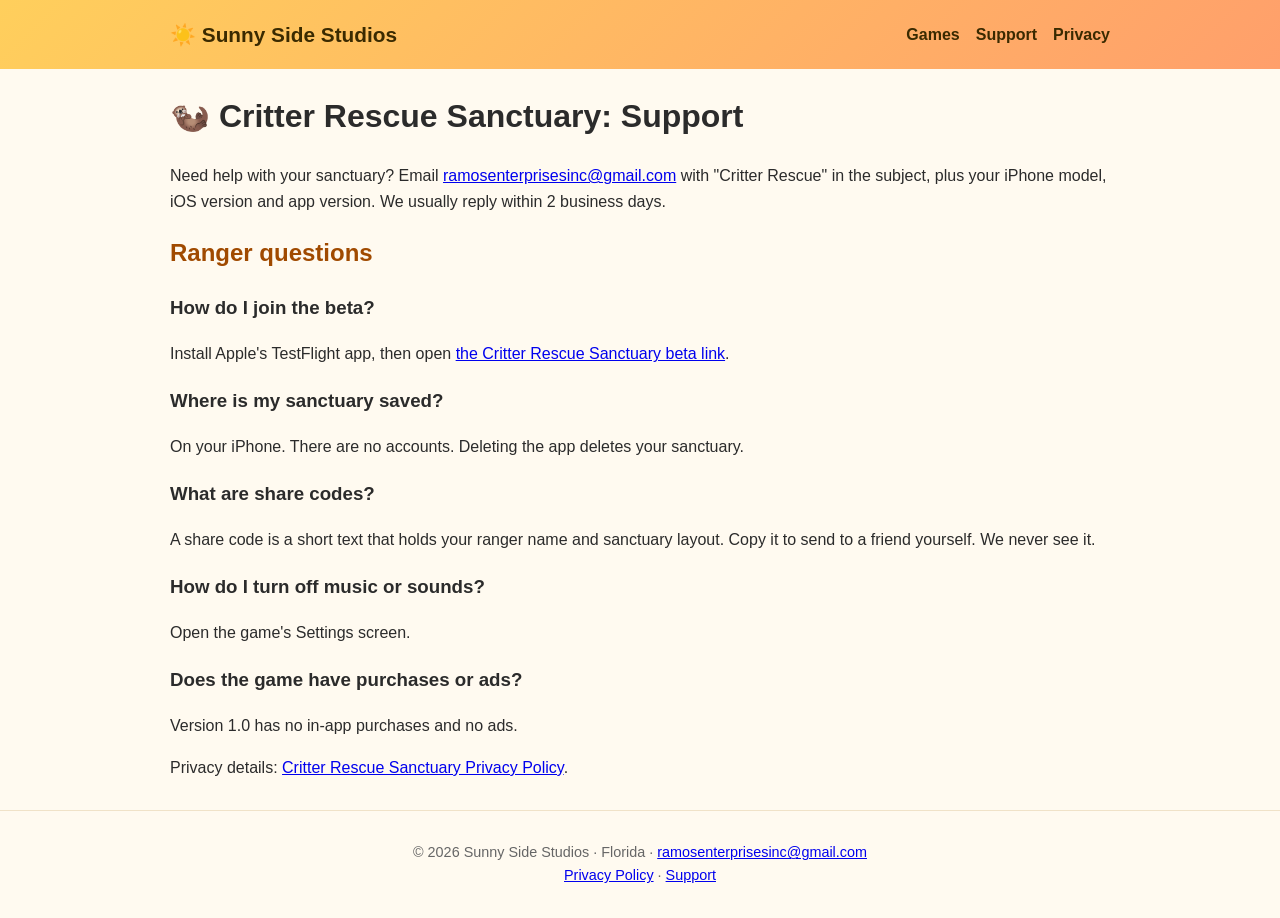
<file: critter-support.html>
<!doctype html><html lang="en"><head><meta charset="utf-8"><meta name="viewport" content="width=device-width,initial-scale=1"><title>Critter Rescue Sanctuary Support | Sunny Side Studios</title><meta name="description" content="Help for Critter Rescue Sanctuary, a Florida wildlife rescue game."><link rel="icon" href="AppIcon-1024.png"><link rel="stylesheet" href="style.css"></head><body>
<header><div class="wrap"><a class="logo" href="index.html">☀️ Sunny Side Studios</a><nav><a href="index.html#games">Games</a><a href="support.html">Support</a><a href="privacy.html">Privacy</a></nav></div></header><main class="wrap">
<h1>🦦 Critter Rescue Sanctuary: Support</h1><p>Need help with your sanctuary? Email <a href="mailto:ramosenterprisesinc@gmail.com">ramosenterprisesinc@gmail.com</a> with "Critter Rescue" in the subject, plus your iPhone model, iOS version and app version. We usually reply within 2 business days.</p>
<h2>Ranger questions</h2>
<h3>How do I join the beta?</h3><p>Install Apple's TestFlight app, then open <a href="https://testflight.apple.com/join/8ABgJRu7">the Critter Rescue Sanctuary beta link</a>.</p>
<h3>Where is my sanctuary saved?</h3><p>On your iPhone. There are no accounts. Deleting the app deletes your sanctuary.</p>
<h3>What are share codes?</h3><p>A share code is a short text that holds your ranger name and sanctuary layout. Copy it to send to a friend yourself. We never see it.</p>
<h3>How do I turn off music or sounds?</h3><p>Open the game's Settings screen.</p>
<h3>Does the game have purchases or ads?</h3><p>Version 1.0 has no in-app purchases and no ads.</p>
<p>Privacy details: <a href="critter-privacy.html">Critter Rescue Sanctuary Privacy Policy</a>.</p>
</main><footer>© 2026 Sunny Side Studios · Florida · <a href="mailto:ramosenterprisesinc@gmail.com">ramosenterprisesinc@gmail.com</a><br><a href="privacy.html">Privacy Policy</a> · <a href="support.html">Support</a></footer></body></html>
</file>
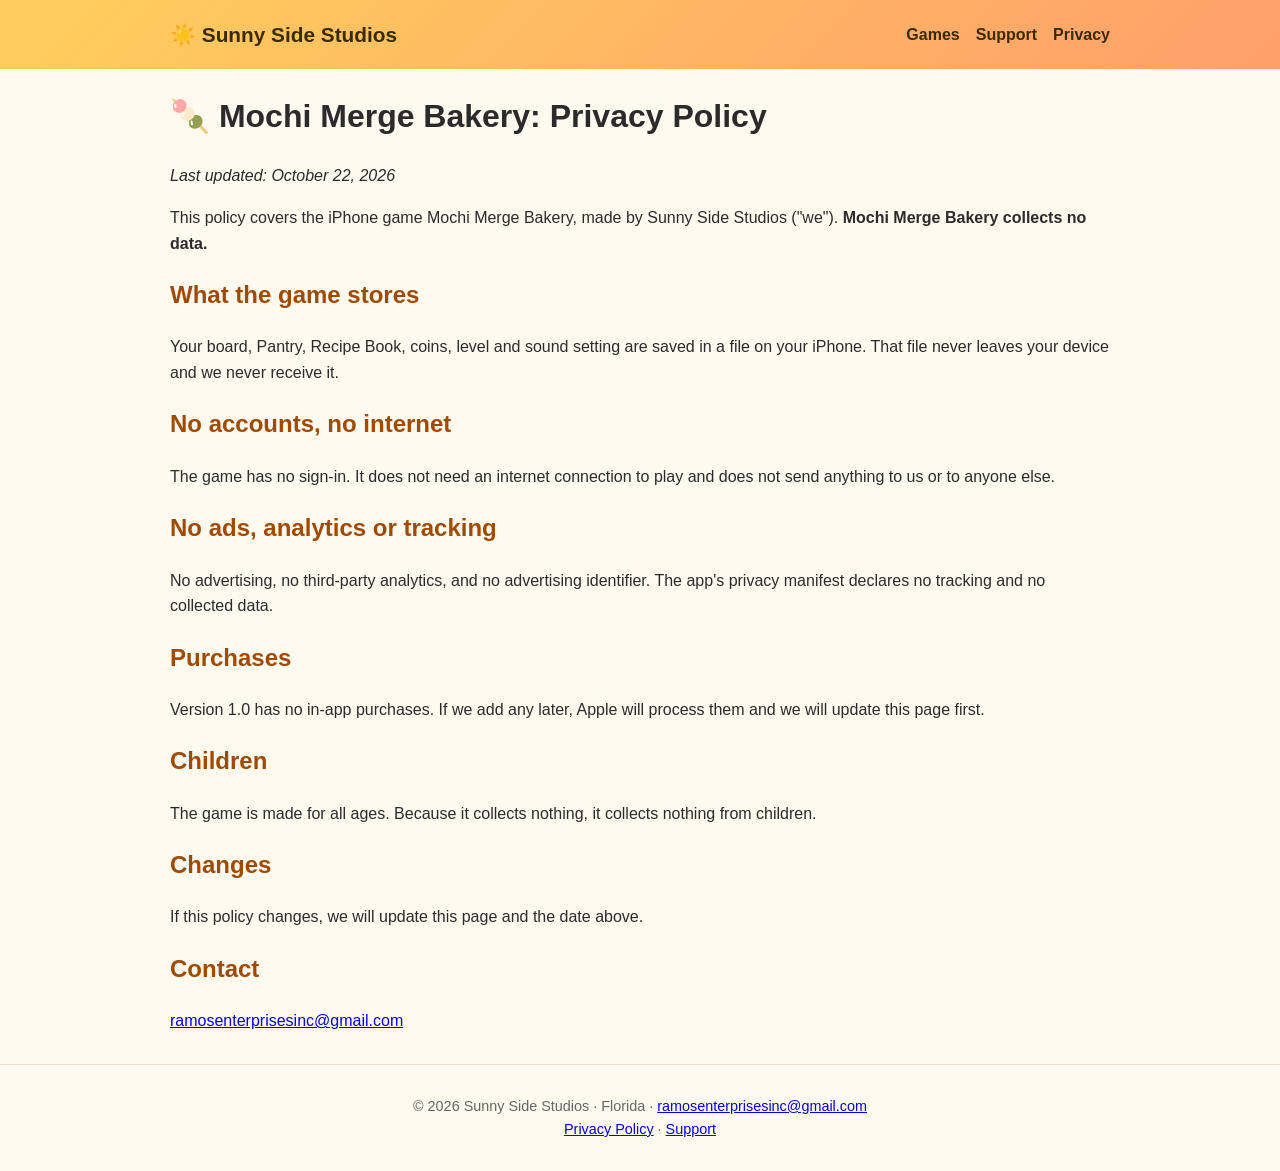
<file: mochi-privacy.html>
<!doctype html><html lang="en"><head><meta charset="utf-8"><meta name="viewport" content="width=device-width,initial-scale=1"><title>Mochi Merge Bakery Privacy Policy | Sunny Side Studios</title><meta name="description" content="Privacy policy for Mochi Merge Bakery by Sunny Side Studios."><link rel="icon" href="AppIcon-1024.png"><link rel="stylesheet" href="style.css"></head><body>
<header><div class="wrap"><a class="logo" href="index.html">☀️ Sunny Side Studios</a><nav><a href="index.html#games">Games</a><a href="support.html">Support</a><a href="privacy.html">Privacy</a></nav></div></header><main class="wrap">
<h1>🍡 Mochi Merge Bakery: Privacy Policy</h1><p><em>Last updated: October 22, 2026</em></p><p>This policy covers the iPhone game Mochi Merge Bakery, made by Sunny Side Studios ("we"). <strong>Mochi Merge Bakery collects no data.</strong></p>
<h2>What the game stores</h2><p>Your board, Pantry, Recipe Book, coins, level and sound setting are saved in a file on your iPhone. That file never leaves your device and we never receive it.</p>
<h2>No accounts, no internet</h2><p>The game has no sign-in. It does not need an internet connection to play and does not send anything to us or to anyone else.</p>
<h2>No ads, analytics or tracking</h2><p>No advertising, no third-party analytics, and no advertising identifier. The app's privacy manifest declares no tracking and no collected data.</p>
<h2>Purchases</h2><p>Version 1.0 has no in-app purchases. If we add any later, Apple will process them and we will update this page first.</p>
<h2>Children</h2><p>The game is made for all ages. Because it collects nothing, it collects nothing from children.</p>
<h2>Changes</h2><p>If this policy changes, we will update this page and the date above.</p>
<h2>Contact</h2><p><a href="mailto:ramosenterprisesinc@gmail.com">ramosenterprisesinc@gmail.com</a></p>
</main><footer>© 2026 Sunny Side Studios · Florida · <a href="mailto:ramosenterprisesinc@gmail.com">ramosenterprisesinc@gmail.com</a><br><a href="privacy.html">Privacy Policy</a> · <a href="support.html">Support</a></footer></body></html>
</file>
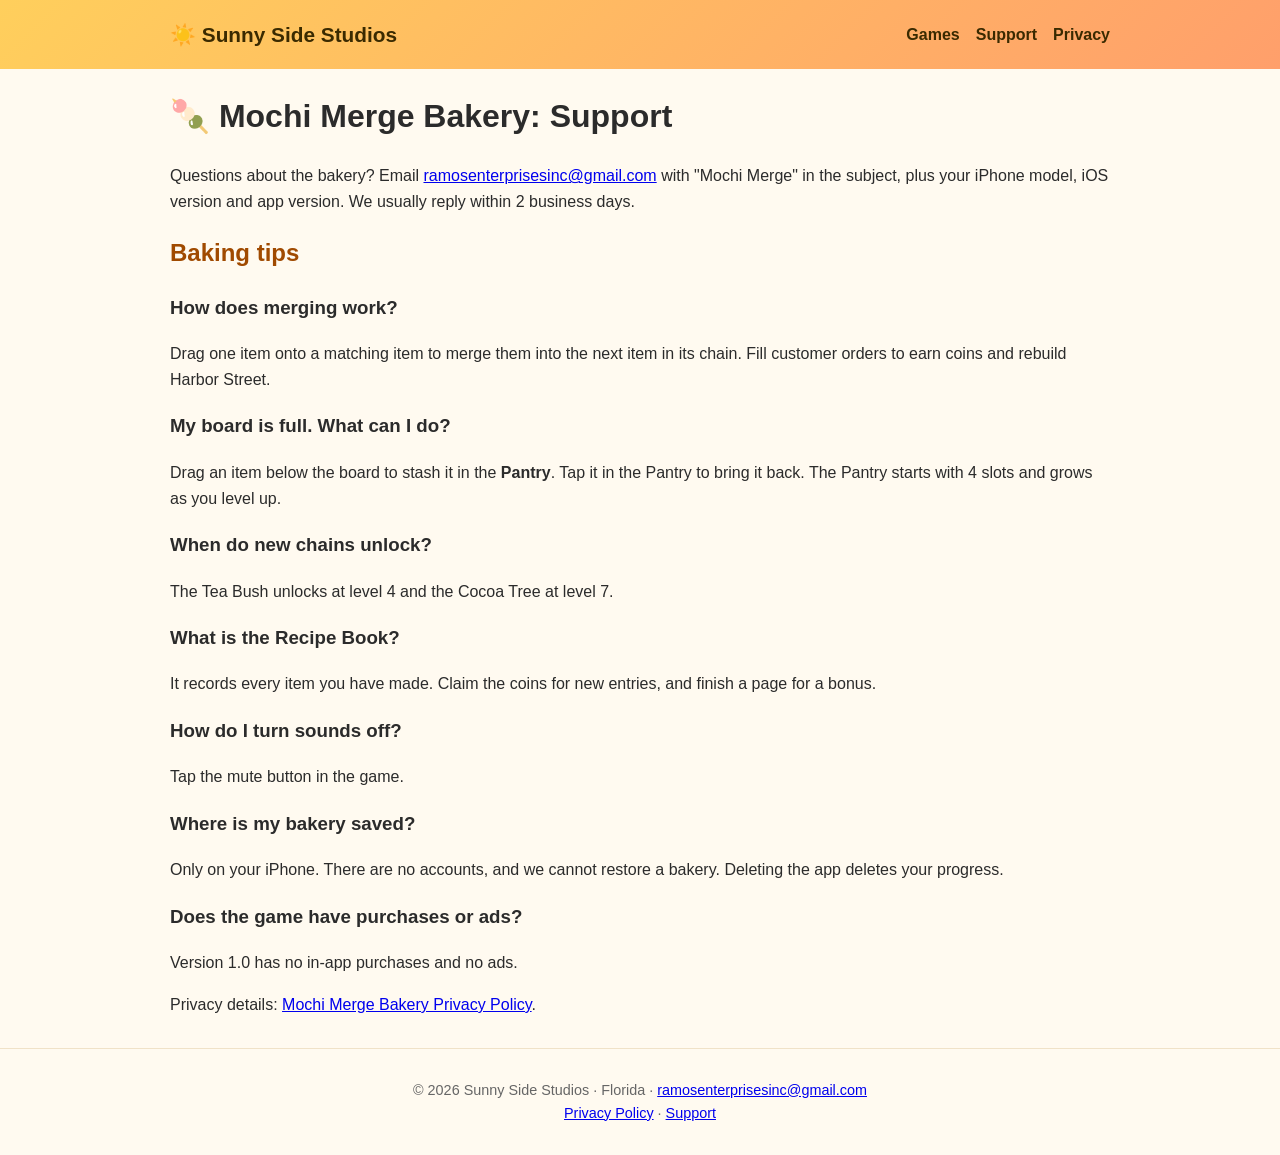
<file: mochi-support.html>
<!doctype html><html lang="en"><head><meta charset="utf-8"><meta name="viewport" content="width=device-width,initial-scale=1"><title>Mochi Merge Bakery Support | Sunny Side Studios</title><meta name="description" content="Help for Mochi Merge Bakery, a cozy merge game about rebuilding Harbor Street."><link rel="icon" href="AppIcon-1024.png"><link rel="stylesheet" href="style.css"></head><body>
<header><div class="wrap"><a class="logo" href="index.html">☀️ Sunny Side Studios</a><nav><a href="index.html#games">Games</a><a href="support.html">Support</a><a href="privacy.html">Privacy</a></nav></div></header><main class="wrap">
<h1>🍡 Mochi Merge Bakery: Support</h1><p>Questions about the bakery? Email <a href="mailto:ramosenterprisesinc@gmail.com">ramosenterprisesinc@gmail.com</a> with "Mochi Merge" in the subject, plus your iPhone model, iOS version and app version. We usually reply within 2 business days.</p>
<h2>Baking tips</h2>
<h3>How does merging work?</h3><p>Drag one item onto a matching item to merge them into the next item in its chain. Fill customer orders to earn coins and rebuild Harbor Street.</p>
<h3>My board is full. What can I do?</h3><p>Drag an item below the board to stash it in the <strong>Pantry</strong>. Tap it in the Pantry to bring it back. The Pantry starts with 4 slots and grows as you level up.</p>
<h3>When do new chains unlock?</h3><p>The Tea Bush unlocks at level 4 and the Cocoa Tree at level 7.</p>
<h3>What is the Recipe Book?</h3><p>It records every item you have made. Claim the coins for new entries, and finish a page for a bonus.</p>
<h3>How do I turn sounds off?</h3><p>Tap the mute button in the game.</p>
<h3>Where is my bakery saved?</h3><p>Only on your iPhone. There are no accounts, and we cannot restore a bakery. Deleting the app deletes your progress.</p>
<h3>Does the game have purchases or ads?</h3><p>Version 1.0 has no in-app purchases and no ads.</p>
<p>Privacy details: <a href="mochi-privacy.html">Mochi Merge Bakery Privacy Policy</a>.</p>
</main><footer>© 2026 Sunny Side Studios · Florida · <a href="mailto:ramosenterprisesinc@gmail.com">ramosenterprisesinc@gmail.com</a><br><a href="privacy.html">Privacy Policy</a> · <a href="support.html">Support</a></footer></body></html>
</file>
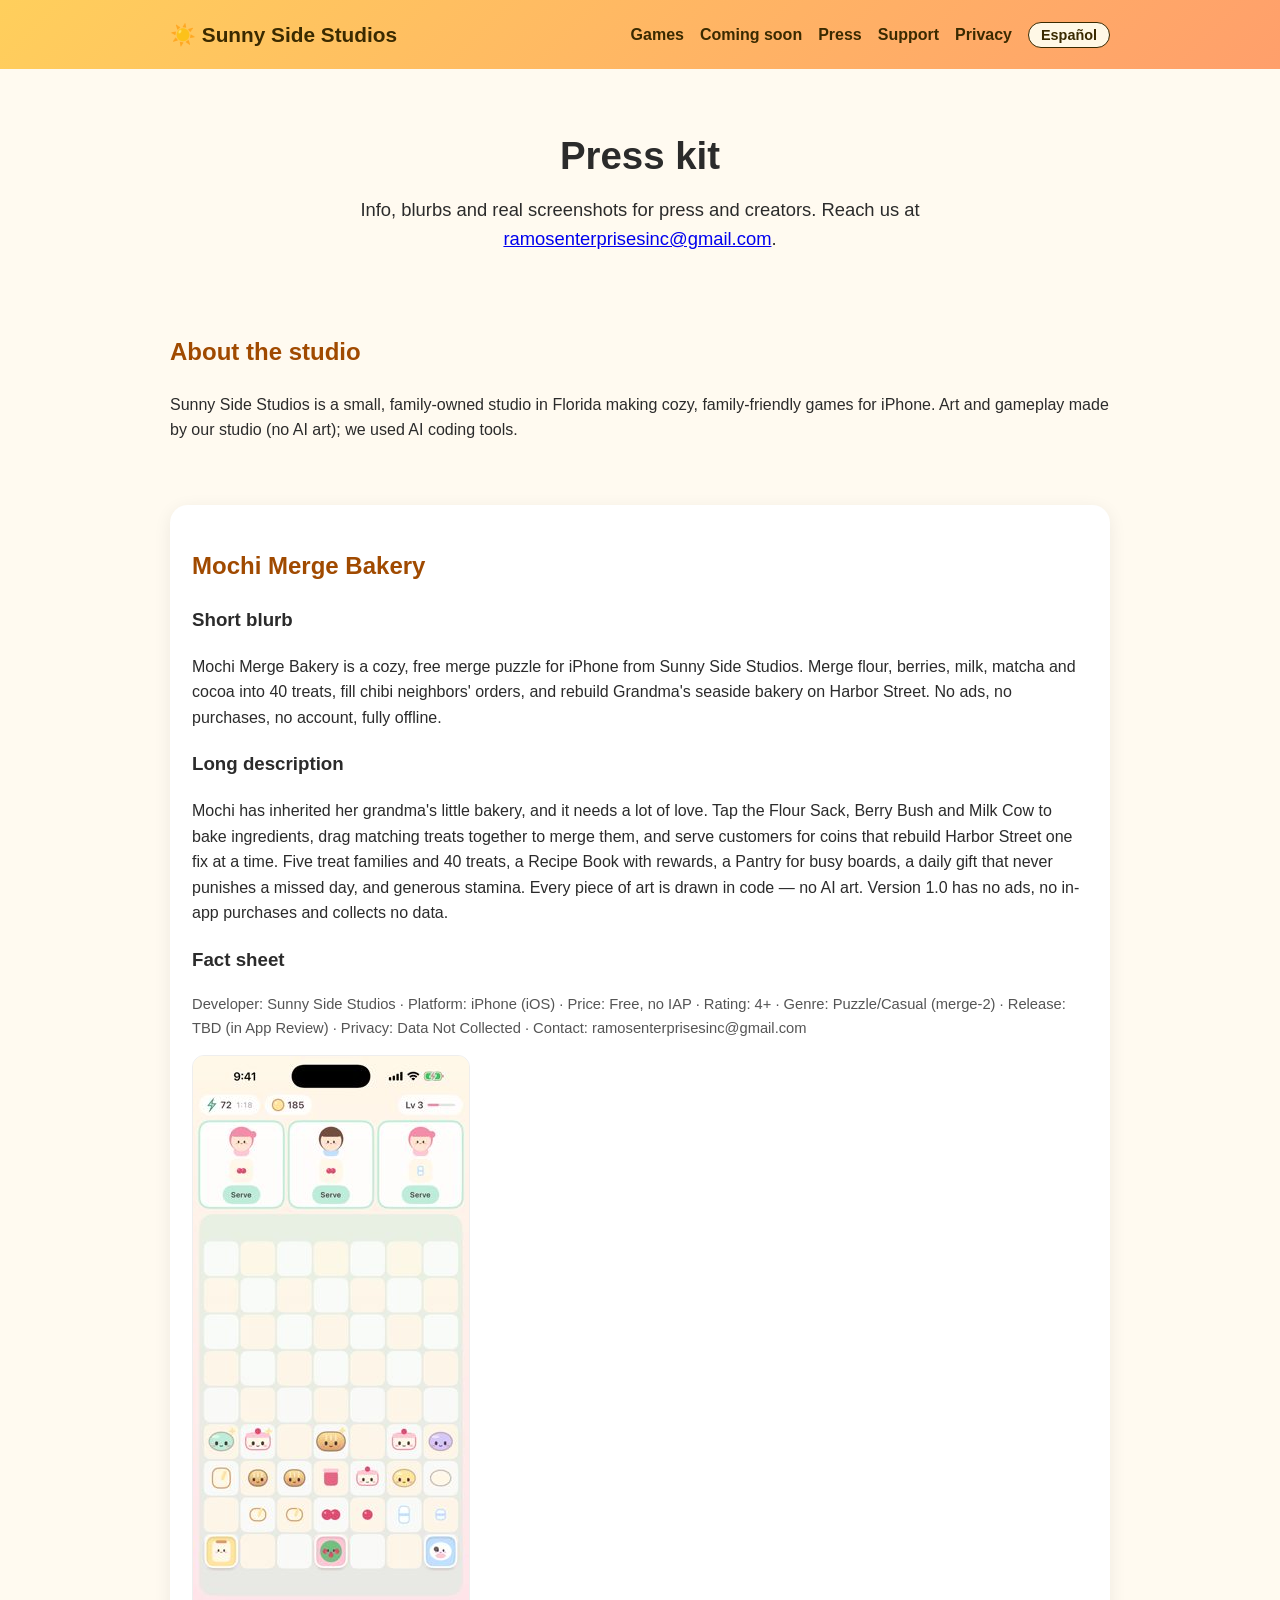
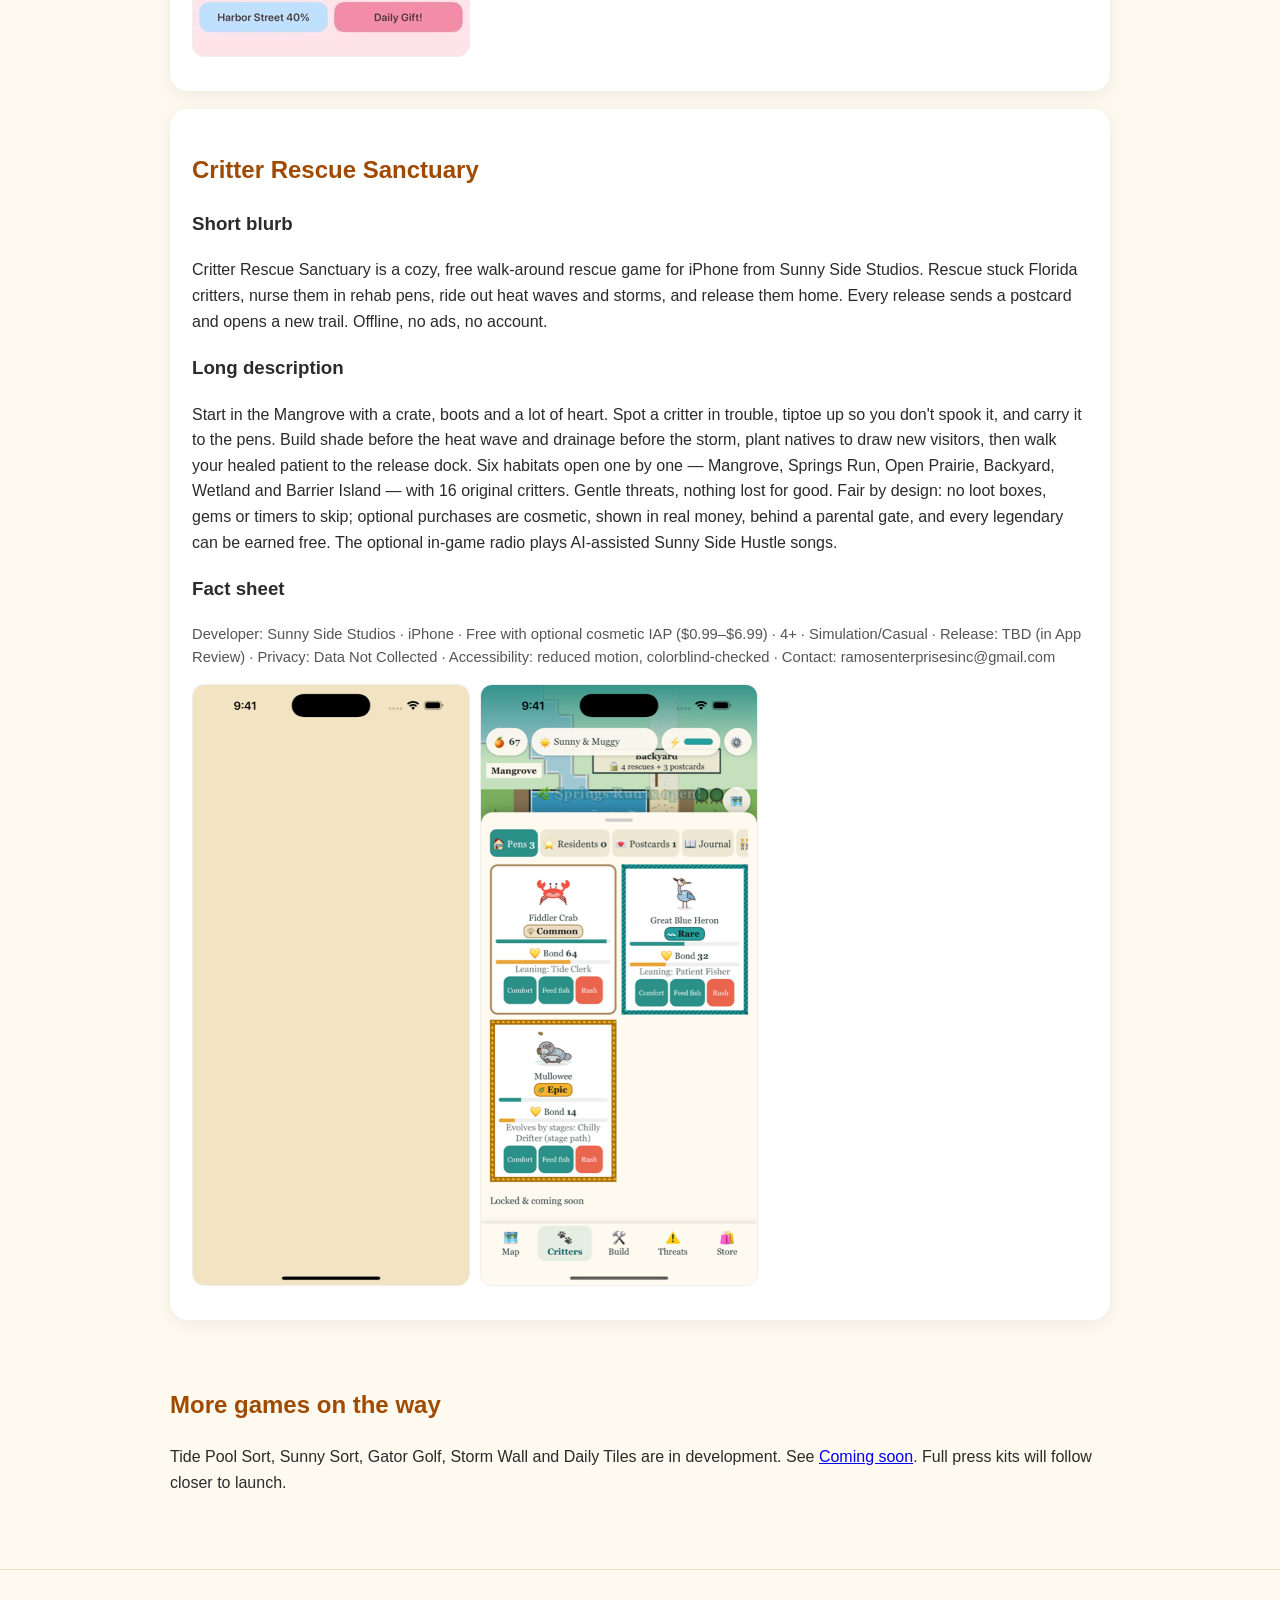
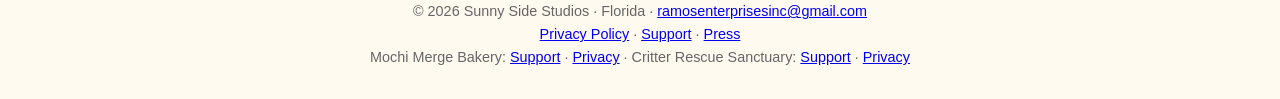
<file: press.html>
<!doctype html><html lang="en"><head><meta charset="utf-8"><meta name="viewport" content="width=device-width,initial-scale=1"><title>Press Kit · Sunny Side Studios</title><meta name="description" content="Sunny Side Studios: cozy, family-friendly iPhone games made by a small family-owned studio in Florida."><link rel="icon" href="AppIcon-1024.png"><link rel="stylesheet" href="style.css"></head><body>
<header><div class="wrap"><a class="logo" href="index.html">☀️ Sunny Side Studios</a><nav><a href="index.html#games" data-es="Juegos">Games</a><a href="index.html#coming-soon" data-es="Próximamente">Coming soon</a><a href="press.html" data-es="Prensa">Press</a><a href="support.html" data-es="Soporte">Support</a><a href="privacy.html" data-es="Privacidad">Privacy</a><button id="lang-toggle" class="lang" type="button">Español</button></nav></div></header><main class="wrap"><div class="hero"><h1 data-es="Kit de prensa">Press kit</h1><p data-es="Información, textos y capturas reales para prensa y creadores. Escríbenos a <a href=&quot;mailto:ramosenterprisesinc@gmail.com&quot;>ramosenterprisesinc@gmail.com</a>.">Info, blurbs and real screenshots for press and creators. Reach us at <a href="mailto:ramosenterprisesinc@gmail.com">ramosenterprisesinc@gmail.com</a>.</p></div>
<section><h2 data-es="Sobre el estudio">About the studio</h2><p data-es="Sunny Side Studios es un pequeño estudio familiar en Florida que crea juegos acogedores para toda la familia en iPhone. Arte y jugabilidad hechos por nuestro estudio (sin arte de IA); usamos herramientas de programación con IA.">Sunny Side Studios is a small, family-owned studio in Florida making cozy, family-friendly games for iPhone. Art and gameplay made by our studio (no AI art); we used AI coding tools.</p></section>
<div class="press-game"><h2>Mochi Merge Bakery</h2><h3 data-es="Resumen corto">Short blurb</h3><p data-es="Mochi Merge Bakery es un rompecabezas de combinar acogedor y gratuito para iPhone de Sunny Side Studios. Combina harina, bayas, leche, matcha y cacao en 40 dulces, completa los pedidos de tus vecinos y reconstruye la panadería junto al mar de la abuela en Harbor Street. Sin anuncios, sin compras, sin cuenta y totalmente sin conexión.">Mochi Merge Bakery is a cozy, free merge puzzle for iPhone from Sunny Side Studios. Merge flour, berries, milk, matcha and cocoa into 40 treats, fill chibi neighbors' orders, and rebuild Grandma's seaside bakery on Harbor Street. No ads, no purchases, no account, fully offline.</p><h3 data-es="Descripción larga">Long description</h3><p data-es="Mochi heredó la pequeña panadería de su abuela, y necesita mucho cariño. Toca el saco de harina, el arbusto de bayas y la vaca lechera para preparar ingredientes, arrastra dulces iguales para combinarlos y atiende a los clientes para ganar monedas con las que reconstruir Harbor Street, arreglo por arreglo. Cinco familias de dulces y 40 dulces, un recetario con premios, una despensa para cuando el tablero se llena, un regalo diario que nunca te castiga por faltar un día y energía de sobra. Todo el arte está dibujado con código, sin arte de IA. La versión 1.0 no tiene anuncios ni compras dentro de la app, y no recopila datos.">Mochi has inherited her grandma's little bakery, and it needs a lot of love. Tap the Flour Sack, Berry Bush and Milk Cow to bake ingredients, drag matching treats together to merge them, and serve customers for coins that rebuild Harbor Street one fix at a time. Five treat families and 40 treats, a Recipe Book with rewards, a Pantry for busy boards, a daily gift that never punishes a missed day, and generous stamina. Every piece of art is drawn in code — no AI art. Version 1.0 has no ads, no in-app purchases and collects no data.</p><h3 data-es="Ficha técnica">Fact sheet</h3><p class="fact" data-es="Desarrollador: Sunny Side Studios · Plataforma: iPhone (iOS) · Precio: gratis, sin compras · Clasificación: 4+ · Género: rompecabezas/casual (combinar) · Lanzamiento: por confirmar (en revisión de Apple) · Privacidad: no se recopilan datos · Contacto: ramosenterprisesinc@gmail.com">Developer: Sunny Side Studios · Platform: iPhone (iOS) · Price: Free, no IAP · Rating: 4+ · Genre: Puzzle/Casual (merge-2) · Release: TBD (in App Review) · Privacy: Data Not Collected · Contact: ramosenterprisesinc@gmail.com</p><div class="shots"><img src="img/soon/mochi.jpg" alt="Mochi Merge Bakery screenshot" loading="lazy"></div></div>
<div class="press-game"><h2>Critter Rescue Sanctuary</h2><h3 data-es="Resumen corto">Short blurb</h3><p data-es="Critter Rescue Sanctuary es un juego acogedor y gratuito de rescate para iPhone de Sunny Side Studios. Rescata animalitos de Florida, cuídalos en corrales de rehabilitación, resiste olas de calor y tormentas, y devuélvelos a casa. Cada liberación envía una postal y abre un nuevo sendero. Sin conexión, sin anuncios y sin cuenta.">Critter Rescue Sanctuary is a cozy, free walk-around rescue game for iPhone from Sunny Side Studios. Rescue stuck Florida critters, nurse them in rehab pens, ride out heat waves and storms, and release them home. Every release sends a postcard and opens a new trail. Offline, no ads, no account.</p><h3 data-es="Descripción larga">Long description</h3><p data-es="Empieza en el manglar con una caja, unas botas y mucho corazón. Encuentra un animalito en apuros, acércate de puntillas para no asustarlo y llévalo a los corrales. Construye sombra antes de la ola de calor y drenaje antes de la tormenta, siembra plantas nativas para atraer nuevos visitantes y luego acompaña a tu paciente ya sano hasta el muelle de liberación. Seis hábitats se abren uno a uno (Manglar, Springs Run, Pradera Abierta, Patio, Humedal e Isla de Barrera) con 16 animalitos originales. Peligros suaves, nada se pierde para siempre. Justo por diseño: sin cajas de botín, gemas ni temporizadores que saltar; las compras opcionales son cosméticas, se muestran en dinero real, están detrás de un control parental y cada legendario se puede ganar gratis. La radio opcional del juego pone canciones de Sunny Side Hustle hechas con ayuda de IA.">Start in the Mangrove with a crate, boots and a lot of heart. Spot a critter in trouble, tiptoe up so you don't spook it, and carry it to the pens. Build shade before the heat wave and drainage before the storm, plant natives to draw new visitors, then walk your healed patient to the release dock. Six habitats open one by one — Mangrove, Springs Run, Open Prairie, Backyard, Wetland and Barrier Island — with 16 original critters. Gentle threats, nothing lost for good. Fair by design: no loot boxes, gems or timers to skip; optional purchases are cosmetic, shown in real money, behind a parental gate, and every legendary can be earned free. The optional in-game radio plays AI-assisted Sunny Side Hustle songs.</p><h3 data-es="Ficha técnica">Fact sheet</h3><p class="fact" data-es="Desarrollador: Sunny Side Studios · iPhone · Gratis con compras cosméticas opcionales ($0.99–$6.99) · 4+ · Simulación/casual · Lanzamiento: por confirmar (en revisión de Apple) · Privacidad: no se recopilan datos · Accesibilidad: movimiento reducido, revisado para daltonismo · Contacto: ramosenterprisesinc@gmail.com">Developer: Sunny Side Studios · iPhone · Free with optional cosmetic IAP ($0.99–$6.99) · 4+ · Simulation/Casual · Release: TBD (in App Review) · Privacy: Data Not Collected · Accessibility: reduced motion, colorblind-checked · Contact: ramosenterprisesinc@gmail.com</p><div class="shots"><img src="appstore_6.9_2_rescue.png" alt="Critter Rescue Sanctuary screenshot" loading="lazy"><img src="appstore_6.9_6_critters.png" alt="Critter Rescue Sanctuary screenshot" loading="lazy"></div></div>
<section><h2 data-es="Más juegos en camino">More games on the way</h2><p data-es="Tide Pool Sort, Sunny Sort, Gator Golf, Storm Wall y Daily Tiles están en desarrollo. Mira la sección <a href=&quot;index.html#coming-soon&quot;>Próximamente</a>. Los kits de prensa completos llegarán más cerca del lanzamiento.">Tide Pool Sort, Sunny Sort, Gator Golf, Storm Wall and Daily Tiles are in development. See <a href="index.html#coming-soon">Coming soon</a>. Full press kits will follow closer to launch.</p></section>
</main><footer>© 2026 Sunny Side Studios · Florida · <a href="mailto:ramosenterprisesinc@gmail.com">ramosenterprisesinc@gmail.com</a><br><a href="privacy.html">Privacy Policy</a> · <a href="support.html">Support</a> · <a href="press.html">Press</a><br>Mochi Merge Bakery: <a href="mochi-support.html">Support</a> · <a href="mochi-privacy.html">Privacy</a> · Critter Rescue Sanctuary: <a href="critter-support.html">Support</a> · <a href="critter-privacy.html">Privacy</a></footer><script src="i18n.js"></script><script src="site-config.js"></script><script src="reviews.js"></script></body></html>
</file>
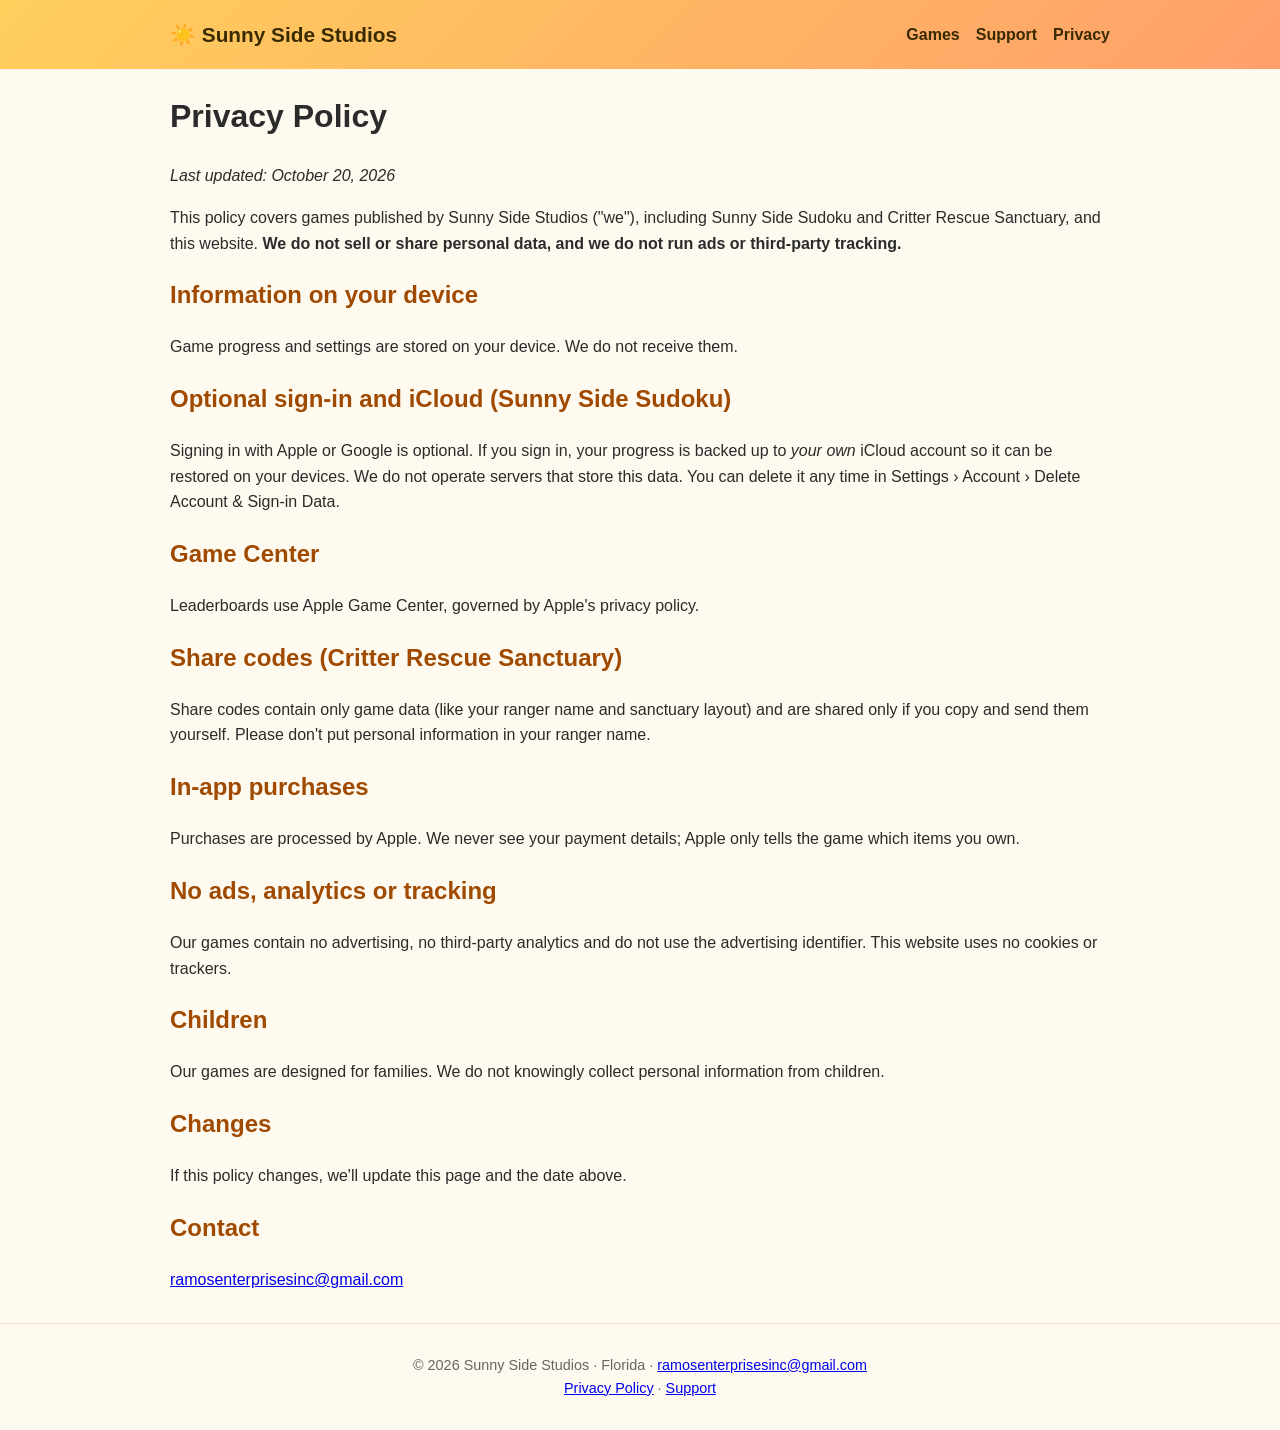
<file: privacy.html>
<!doctype html><html lang="en"><head><meta charset="utf-8"><meta name="viewport" content="width=device-width,initial-scale=1"><title>Privacy Policy | Sunny Side Studios</title><meta name="description" content="Sunny Side Studios: cozy, family-friendly iPhone games made by a small family-owned studio in Florida."><link rel="icon" href="AppIcon-1024.png"><link rel="stylesheet" href="style.css"></head><body>
<header><div class="wrap"><a class="logo" href="index.html">☀️ Sunny Side Studios</a><nav><a href="index.html#games">Games</a><a href="support.html">Support</a><a href="privacy.html">Privacy</a></nav></div></header><main class="wrap">
<h1>Privacy Policy</h1><p><em>Last updated: October 20, 2026</em></p><p>This policy covers games published by Sunny Side Studios ("we"), including Sunny Side Sudoku and Critter Rescue Sanctuary, and this website. <strong>We do not sell or share personal data, and we do not run ads or third-party tracking.</strong></p>
<h2>Information on your device</h2><p>Game progress and settings are stored on your device. We do not receive them.</p>
<h2>Optional sign-in and iCloud (Sunny Side Sudoku)</h2><p>Signing in with Apple or Google is optional. If you sign in, your progress is backed up to <em>your own</em> iCloud account so it can be restored on your devices. We do not operate servers that store this data. You can delete it any time in Settings › Account › Delete Account &amp; Sign-in Data.</p>
<h2>Game Center</h2><p>Leaderboards use Apple Game Center, governed by Apple's privacy policy.</p>
<h2>Share codes (Critter Rescue Sanctuary)</h2><p>Share codes contain only game data (like your ranger name and sanctuary layout) and are shared only if you copy and send them yourself. Please don't put personal information in your ranger name.</p>
<h2>In-app purchases</h2><p>Purchases are processed by Apple. We never see your payment details; Apple only tells the game which items you own.</p>
<h2>No ads, analytics or tracking</h2><p>Our games contain no advertising, no third-party analytics and do not use the advertising identifier. This website uses no cookies or trackers.</p>
<h2>Children</h2><p>Our games are designed for families. We do not knowingly collect personal information from children.</p>
<h2>Changes</h2><p>If this policy changes, we'll update this page and the date above.</p>
<h2>Contact</h2><p><a href="mailto:ramosenterprisesinc@gmail.com">ramosenterprisesinc@gmail.com</a></p>
</main><footer>© 2026 Sunny Side Studios · Florida · <a href="mailto:ramosenterprisesinc@gmail.com">ramosenterprisesinc@gmail.com</a><br><a href="privacy.html">Privacy Policy</a> · <a href="support.html">Support</a></footer></body></html>
</file>
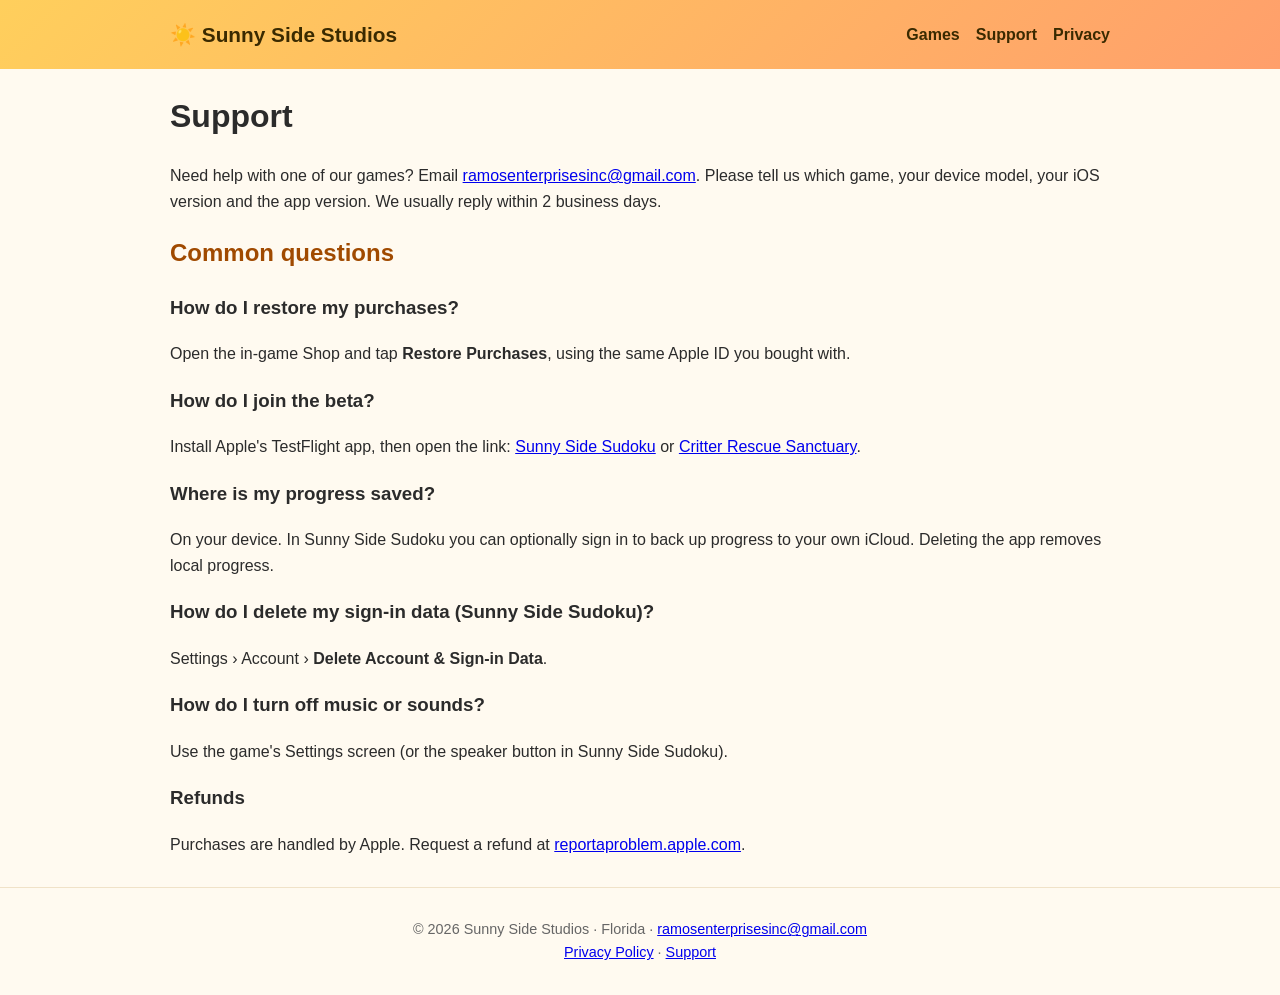
<file: support.html>
<!doctype html><html lang="en"><head><meta charset="utf-8"><meta name="viewport" content="width=device-width,initial-scale=1"><title>Support | Sunny Side Studios</title><meta name="description" content="Sunny Side Studios: cozy, family-friendly iPhone games made by a small family-owned studio in Florida."><link rel="icon" href="AppIcon-1024.png"><link rel="stylesheet" href="style.css"></head><body>
<header><div class="wrap"><a class="logo" href="index.html">☀️ Sunny Side Studios</a><nav><a href="index.html#games">Games</a><a href="support.html">Support</a><a href="privacy.html">Privacy</a></nav></div></header><main class="wrap">
<h1>Support</h1><p>Need help with one of our games? Email <a href="mailto:ramosenterprisesinc@gmail.com">ramosenterprisesinc@gmail.com</a>. Please tell us which game, your device model, your iOS version and the app version. We usually reply within 2 business days.</p>
<h2>Common questions</h2>
<h3>How do I restore my purchases?</h3><p>Open the in-game Shop and tap <strong>Restore Purchases</strong>, using the same Apple ID you bought with.</p>
<h3>How do I join the beta?</h3><p>Install Apple's TestFlight app, then open the link: <a href="https://testflight.apple.com/join/jaukaGzK">Sunny Side Sudoku</a> or <a href="https://testflight.apple.com/join/8ABgJRu7">Critter Rescue Sanctuary</a>.</p>
<h3>Where is my progress saved?</h3><p>On your device. In Sunny Side Sudoku you can optionally sign in to back up progress to your own iCloud. Deleting the app removes local progress.</p>
<h3>How do I delete my sign-in data (Sunny Side Sudoku)?</h3><p>Settings › Account › <strong>Delete Account &amp; Sign-in Data</strong>.</p>
<h3>How do I turn off music or sounds?</h3><p>Use the game's Settings screen (or the speaker button in Sunny Side Sudoku).</p>
<h3>Refunds</h3><p>Purchases are handled by Apple. Request a refund at <a href="https://reportaproblem.apple.com">reportaproblem.apple.com</a>.</p>
</main><footer>© 2026 Sunny Side Studios · Florida · <a href="mailto:ramosenterprisesinc@gmail.com">ramosenterprisesinc@gmail.com</a><br><a href="privacy.html">Privacy Policy</a> · <a href="support.html">Support</a></footer></body></html>
</file>
<file: style.css>
*{box-sizing:border-box}body{margin:0;font-family:-apple-system,Segoe UI,Roboto,Helvetica,Arial,sans-serif;color:#2b2b2b;background:#fffaf0;line-height:1.6}
header{background:linear-gradient(135deg,#ffcf5c,#ff9f6b);padding:18px 24px}header .wrap{display:flex;justify-content:space-between;align-items:center;flex-wrap:wrap;gap:8px}
.logo{font-weight:800;font-size:1.3rem;color:#3a2a00;text-decoration:none}nav a{margin-left:16px;color:#3a2a00;text-decoration:none;font-weight:600}
.wrap{max-width:980px;margin:0 auto;padding:0 20px}.hero{text-align:center;padding:56px 0 32px}.hero h1{font-size:2.4rem;margin:0 0 8px}.hero p{font-size:1.15rem;max-width:680px;margin:0 auto}
section{padding:28px 0}.cards{display:grid;grid-template-columns:repeat(auto-fit,minmax(280px,1fr));gap:22px}
.card{background:#fff;border-radius:18px;padding:22px;box-shadow:0 4px 18px rgba(0,0,0,.07)}.card img.icon{width:84px;height:84px;border-radius:20px}
.shots{display:flex;gap:10px;margin:12px 0}.shots img{width:48%;border-radius:12px;border:1px solid #eee}
.btn{display:inline-block;background:#ff8a3d;color:#fff;padding:10px 18px;border-radius:999px;text-decoration:none;font-weight:700;margin:6px 6px 0 0}
.tag{display:inline-block;background:#e9f7ef;color:#1d6b3a;font-size:.8rem;padding:2px 10px;border-radius:999px;font-weight:700}
footer{text-align:center;padding:30px 20px;color:#666;font-size:.9rem;border-top:1px solid #f0e2c8;margin-top:30px}h2{color:#a04a00}
.videos{display:flex;gap:10px;overflow-x:auto;margin:12px 0}.videos video{width:180px;aspect-ratio:9/16;border-radius:12px;background:#000}
.reviews{margin-top:14px;border-top:1px solid #eee;padding-top:10px}.review{margin:8px 0}.review p{margin:4px 0}.stars,.avg{color:#f5a623}.muted{color:#888}.btn2{margin-top:8px}
.lang{margin-left:16px;background:#fff8e6;border:1px solid #3a2a00;color:#3a2a00;border-radius:999px;padding:4px 12px;font-weight:700;cursor:pointer;font-size:.9rem}
.soon .card{padding:0;overflow:hidden;display:flex;flex-direction:column}.soon .card .body{padding:16px 20px 20px}
.soon .thumb{height:220px;background:#f6efe2;display:flex;align-items:center;justify-content:center;overflow:hidden}
.soon .thumb img{height:100%;width:auto;max-width:100%;object-fit:contain}
.soon .thumb svg{width:100%;height:100%}.soon h3{margin:0 0 6px}.soon p{margin:6px 0}
.tag.soon-tag{background:#fff1dd;color:#a04a00}
.press-game{background:#fff;border-radius:18px;padding:22px;box-shadow:0 4px 18px rgba(0,0,0,.07);margin:18px 0}
.press-game .shots img{width:31%}.fact{font-size:.92rem;color:#555}
</file>
